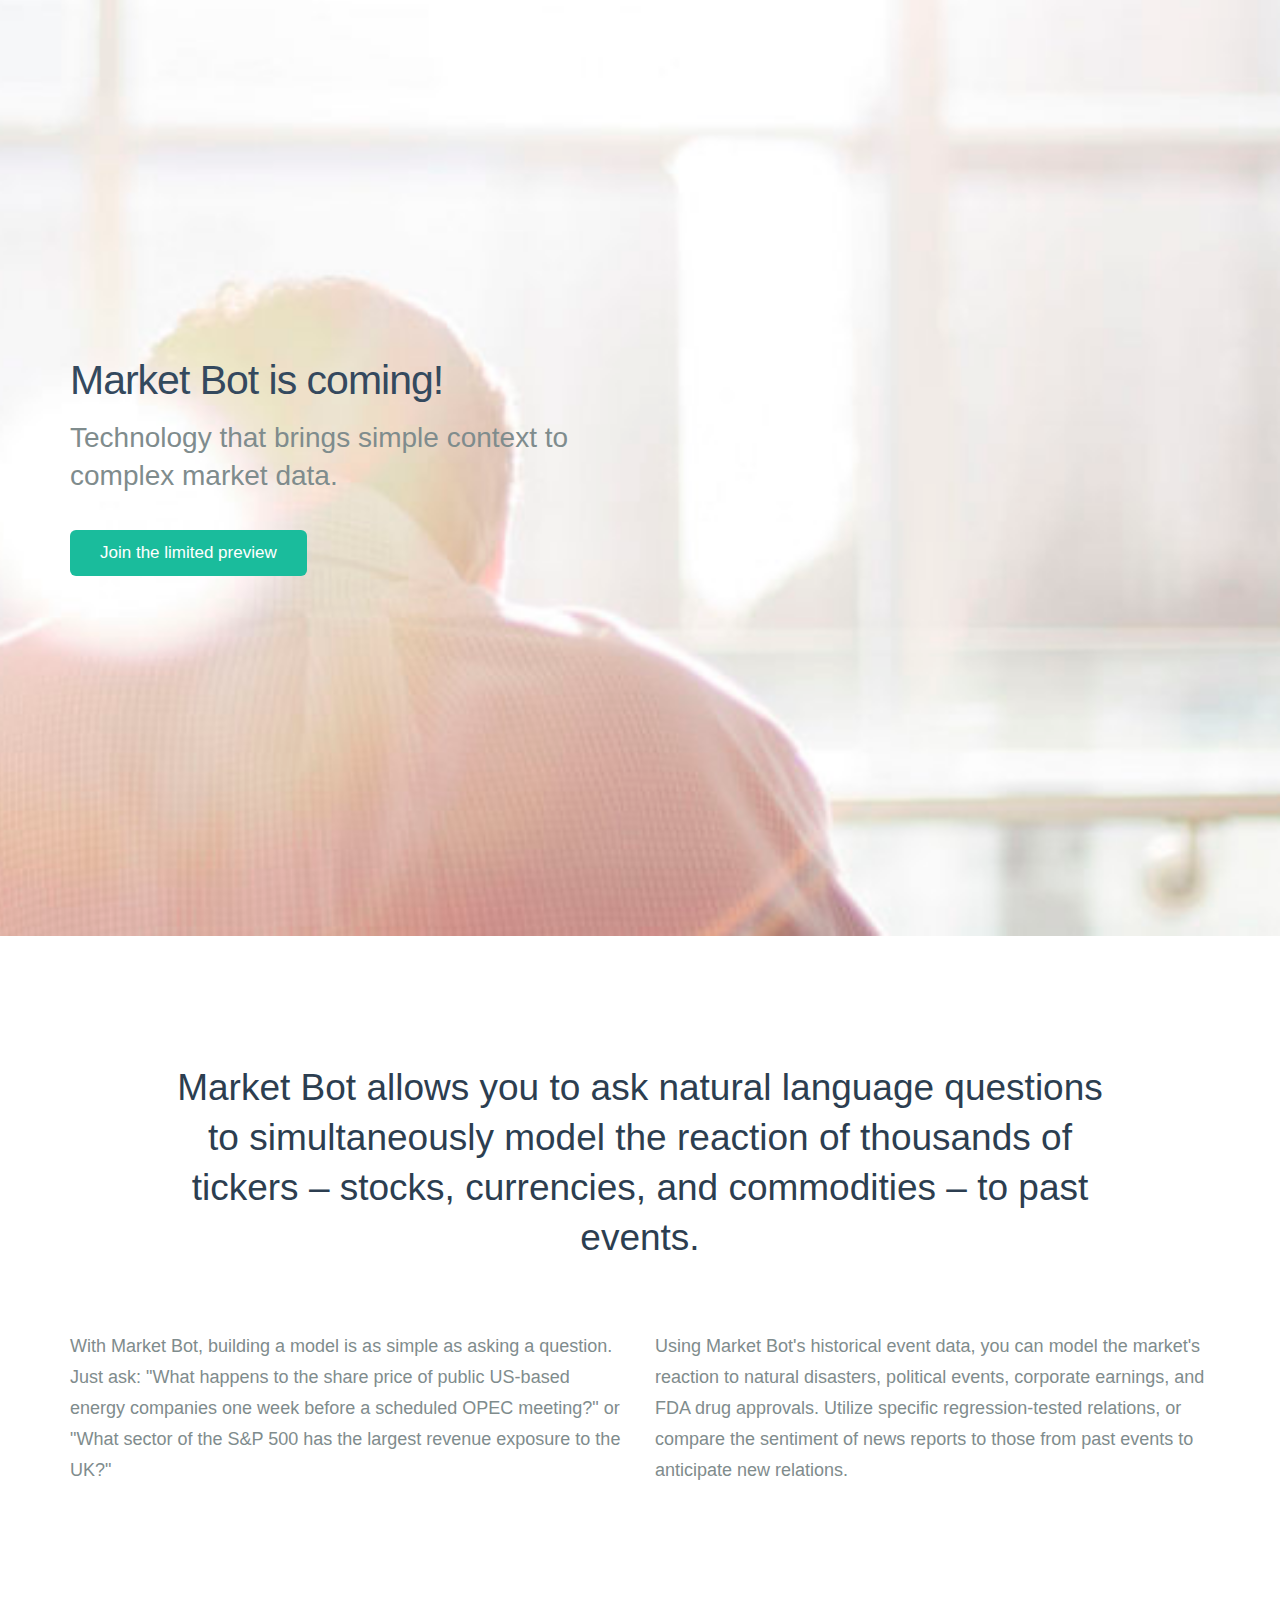
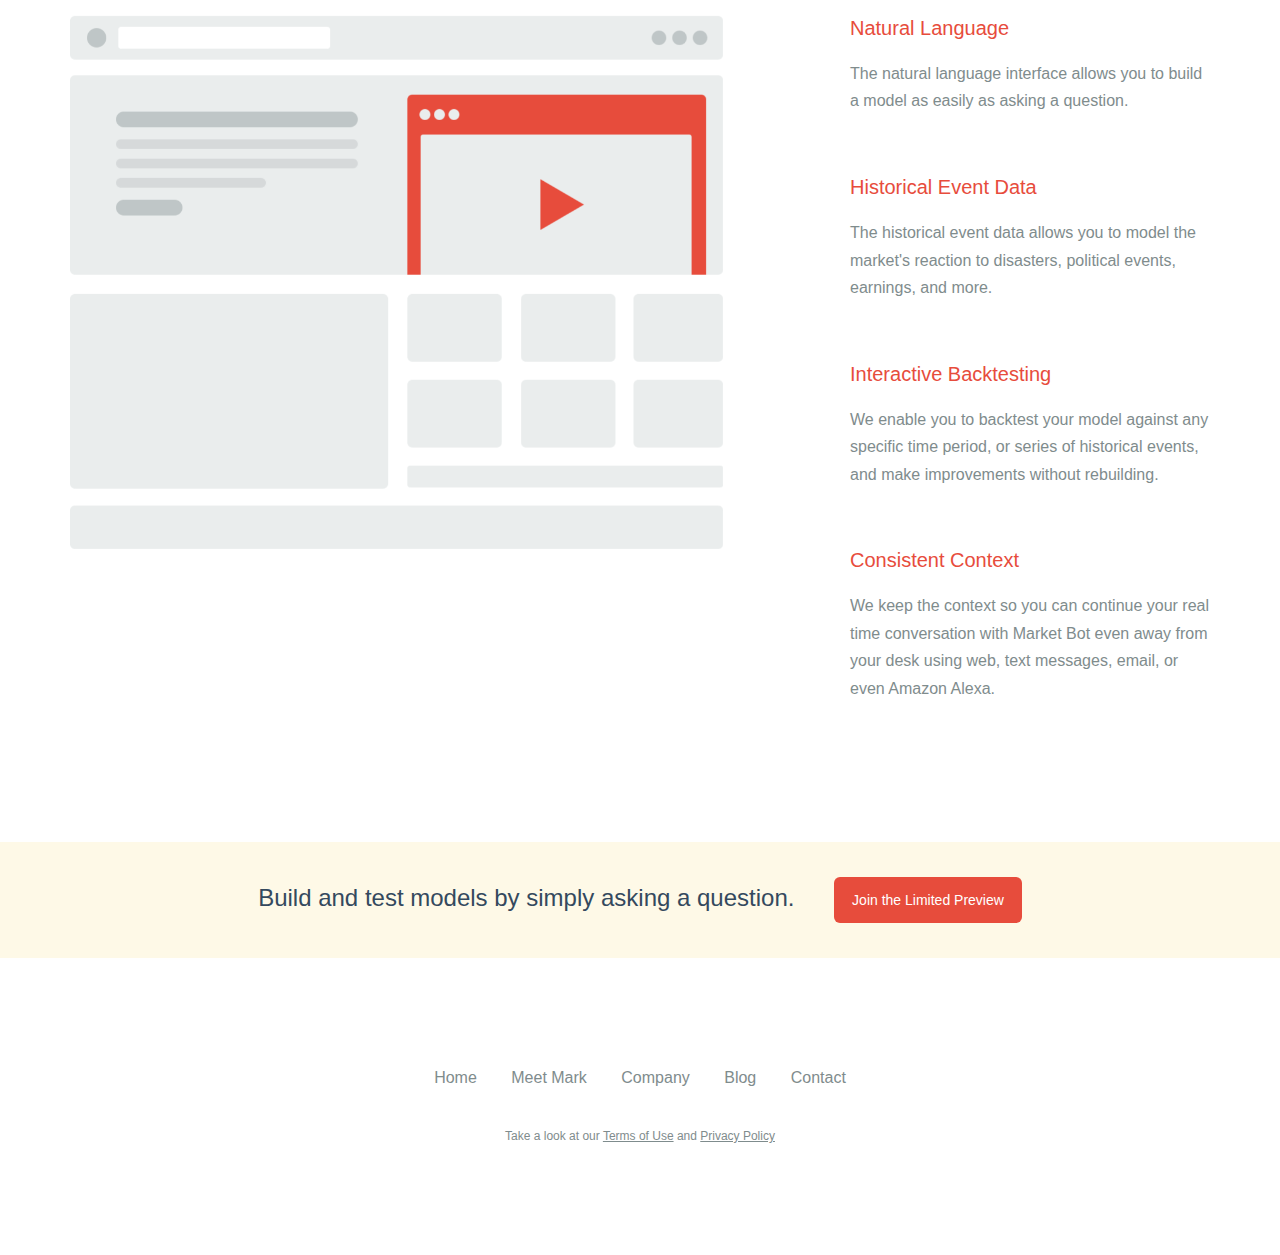
<file: index.html>
<!DOCTYPE html>
<html lang="en">
    <head>
        <meta charset="utf-8">
        <meta name="apple-mobile-web-app-capable" content="yes" />
        <meta name="viewport" content="width=device-width, initial-scale=1.0, maximum-scale=1.0, user-scalable=no" />
        <meta name="apple-mobile-web-app-status-bar-style" content="black" />
        <meta name="viewport" content="width=device-width, initial-scale=1.0">
        <meta name="viewport" content="width=device-width, initial-scale=1.0, maximum-scale=1.0, user-scalable=no" />
        <meta name="apple-mobile-web-app-status-bar-style" content="black" />
        <link rel="shortcut icon" href="startup/flat-ui/images/favicon.ico">
        
        <link rel="stylesheet" href="startup/flat-ui/bootstrap/css/bootstrap.css">
        <link rel="stylesheet" href="startup/flat-ui/css/flat-ui.css">
        <!-- Using only with Flat-UI (free)-->
        <link rel="stylesheet" href="startup/common-files/css/icon-font.css">
        <!-- end -->
        <link rel="stylesheet" href="startup/common-files/css/animations.css">
        <link rel="stylesheet" href="static/css/style.css">
        <!--- !-->
        <script>
          (function(i,s,o,g,r,a,m){i['GoogleAnalyticsObject']=r;i[r]=i[r]||function(){
          (i[r].q=i[r].q||[]).push(arguments)},i[r].l=1*new Date();a=s.createElement(o),
          m=s.getElementsByTagName(o)[0];a.async=1;a.src=g;m.parentNode.insertBefore(a,m)
          })(window,document,'script','https://www.google-analytics.com/analytics.js','ga');

          ga('create', 'UA-82889873-1', 'auto');
          ga('send', 'pageview');
          ga('set', 'userId', {{USER_ID}}); // Set the user ID using signed-in user_id.

        </script>


        <title>MarketBot.io</title>
    </head>

    <body>
        <div class="page-wrapper"><header class="header-4 v-center bg-midnight-blue">
    <div class="background">&nbsp;</div>
    <div>
        <div class="container">
            <div class="row">
                <div class="col-sm-6">
                    <div class="hero-unit">
                        <h1>Market Bot is coming!</h1>
                        <p>Technology that brings simple context to complex market data.</p>
                    </div>
                    <div class="btns">
                        <a class="btn btn-large btn-primary" href="http://eepurl.com/ccqcz9">Join the limited preview</a>
                        <!-- <a class="btn btn-large btn-gray" href="#">Sign In</a> -->
                    </div>
                </div>
            </div>
        </div>
    </div>
</header><section class="content-15 v-center">
    <div>

        <div class="container">
            <div class="row">
                <h3 class="col-sm-10 col-sm-offset-1">Market Bot allows you to ask natural language questions to simultaneously model the reaction of thousands of tickers – stocks, currencies, and commodities – to past events. 
                </h3>
            </div>
            <div class="row">
                <div class="col-sm-6">
                    <p>With Market Bot, building a model is as simple as asking a question. Just ask: "What happens to the share price of public US-based energy companies one week before a scheduled OPEC meeting?" or "What sector of the S&P 500 has the largest revenue exposure to the UK?"
                    </p>
                </div>
                <div class="col-sm-6">
                    <p>
                        Using Market Bot's historical event data, you can model the market's reaction to natural disasters, political events, corporate earnings, and FDA drug approvals. Utilize specific regression-tested relations, or compare the sentiment of news reports to those from past events to anticipate new relations.
                    </p>
                </div>
            </div>
            <div class="row features">
                <div class="col-sm-7">
                    <img src="startup/common-files/img/content/screen-2@2x.png" width="540" height="441" alt="">
                </div>
                <div class="col-sm-4 col-sm-offset-1">
                    <h6>Natural Language</h6>

                    <p>The natural language interface allows you to build a model as easily as asking a question.</p>
                    <h6>Historical Event Data</h6>

                    <p>The historical event data allows you to model the market's reaction to disasters, political events, earnings, and more.</p>
                    <h6>Interactive Backtesting</h6>

                    <p>We enable you to backtest your model against any specific time period, or series of historical events, and make improvements without rebuilding.</p>
                    <h6>Consistent Context</h6>

                    <p>We keep the context so you can continue your real time conversation with Market Bot even away from your desk using web, text messages, email, or even Amazon Alexa.</p>
                </div>
            </div>
        </div>
    </div>
</section>
<section class="content-11">
    <div class="container">
        <span>Build and test models by simply asking a question.</span>
        <a id="open-mc-popup" href="http://eepurl.com/ccqcz9" class="btn btn-large btn-danger">Join the Limited Preview</a>
    </div>
</section> 
<footer class="footer-8">
    <div class="container">
        <nav>
            <ul>
                <li class="active"><a href="#">Home</a></li>
                <li><a href="#">Meet Mark</a></li>
                <li><a href="#">Company</a></li>
                <li><a href="https://medium.com/market-bot-insights">Blog</a></li>
                <li><a href="mailto:will@marketbot.io">Contact</a></li>
            </ul>
        </nav>
        <div class="additional-links">
            Take a look at our <a href="#">Terms of Use</a> and <a href="#">Privacy Policy</a>
        </div>
    </div>
</footer>            
            <!-- Placed at the end of the document so the pages load faster -->
            <script src="startup/common-files/js/jquery-1.10.2.min.js"></script>
            <script src="startup/common-files/js/jquery.bxslider.min.js"></script>
            <script src="startup/common-files/js/jquery.scrollTo-1.4.3.1-min.js"></script>
            <script src="startup/common-files/js/jquery.sharrre.min.js"></script>
            <script src="startup/flat-ui/js/bootstrap.min.js"></script>
            <script src="startup/common-files/js/masonry.pkgd.min.js"></script>
            <script src="startup/common-files/js/modernizr.custom.js"></script>
            <script src="startup/common-files/js/page-transitions.js"></script>
            <script src="startup/common-files/js/easing.min.js"></script>
            <script src="startup/common-files/js/jquery.svg.js"></script>
            <script src="startup/common-files/js/jquery.svganim.js"></script>
            <script src="startup/common-files/js/jquery.backgroundvideo.min.js"></script>
            <script src="startup/common-files/js/froogaloop.min.js"></script>
            <script src="startup/common-files/js/startup-kit.js"></script>
        </div>
    </body>
</html>
</file>
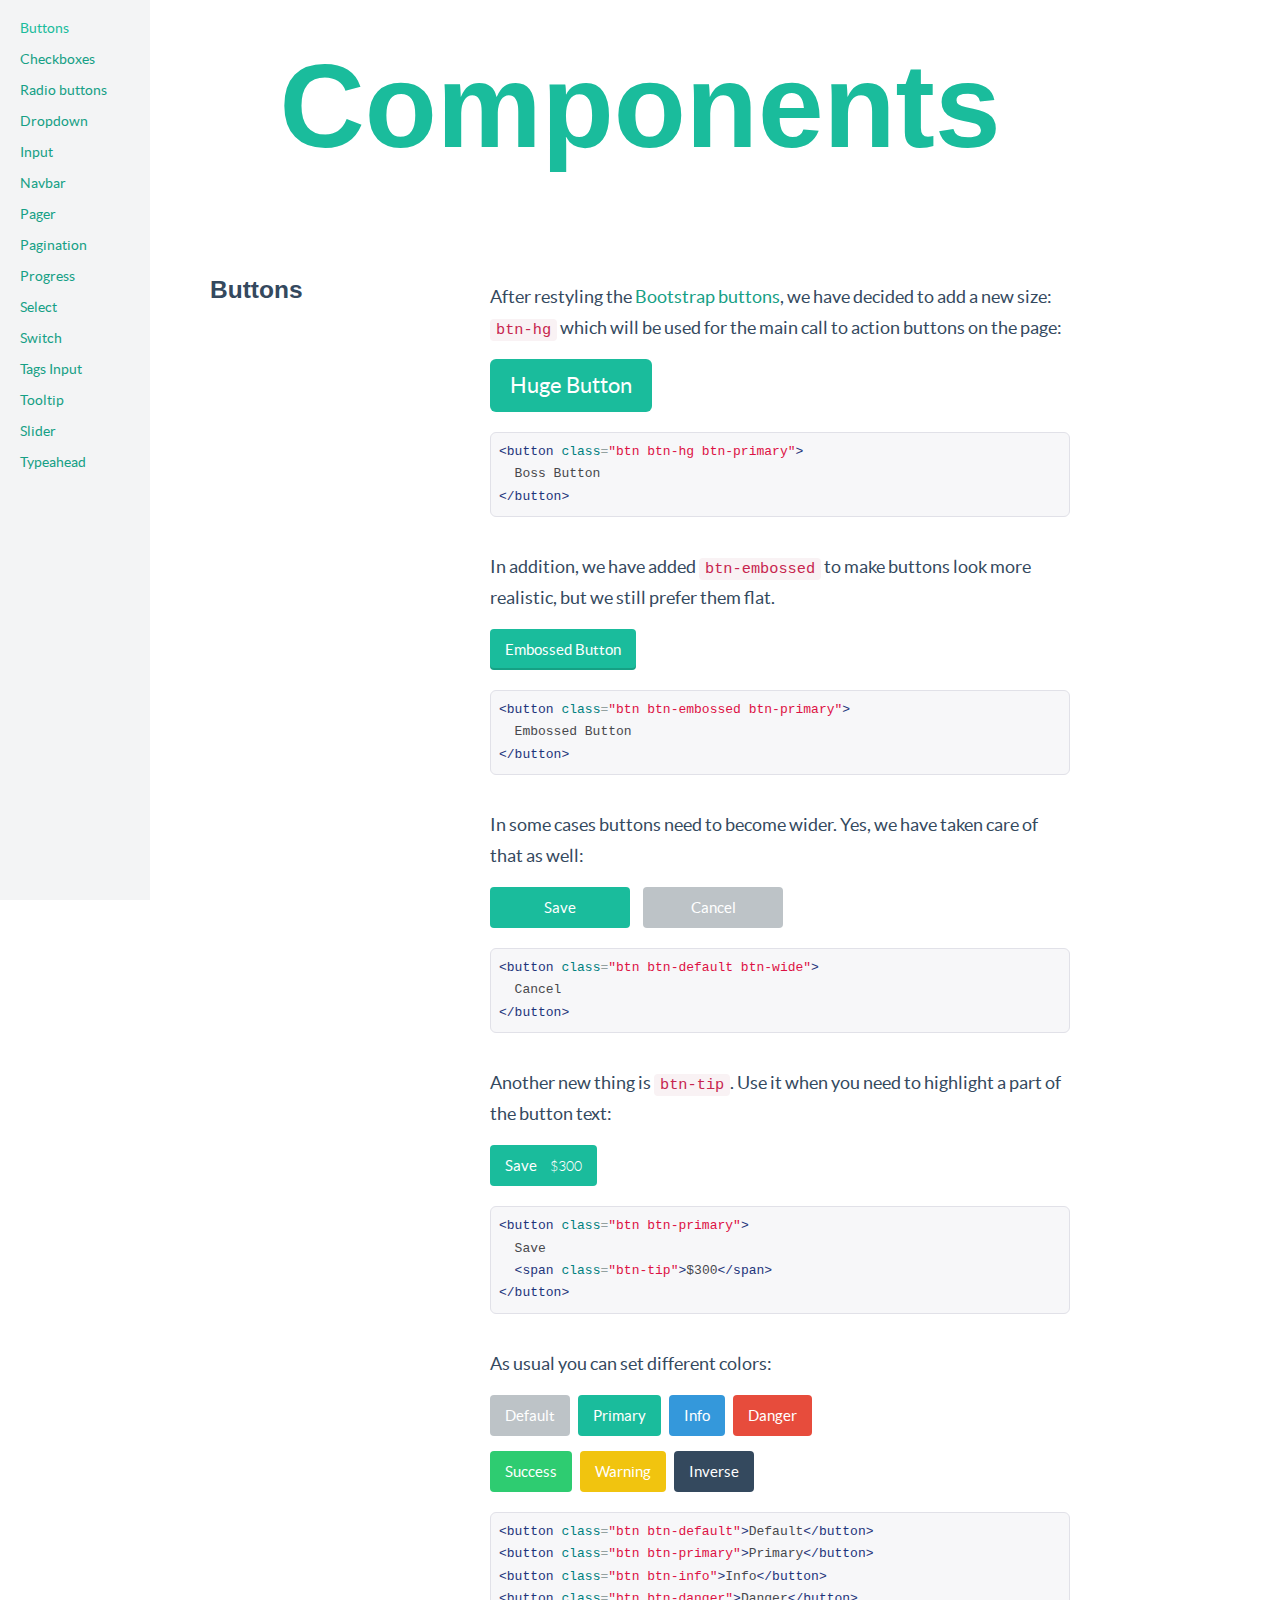
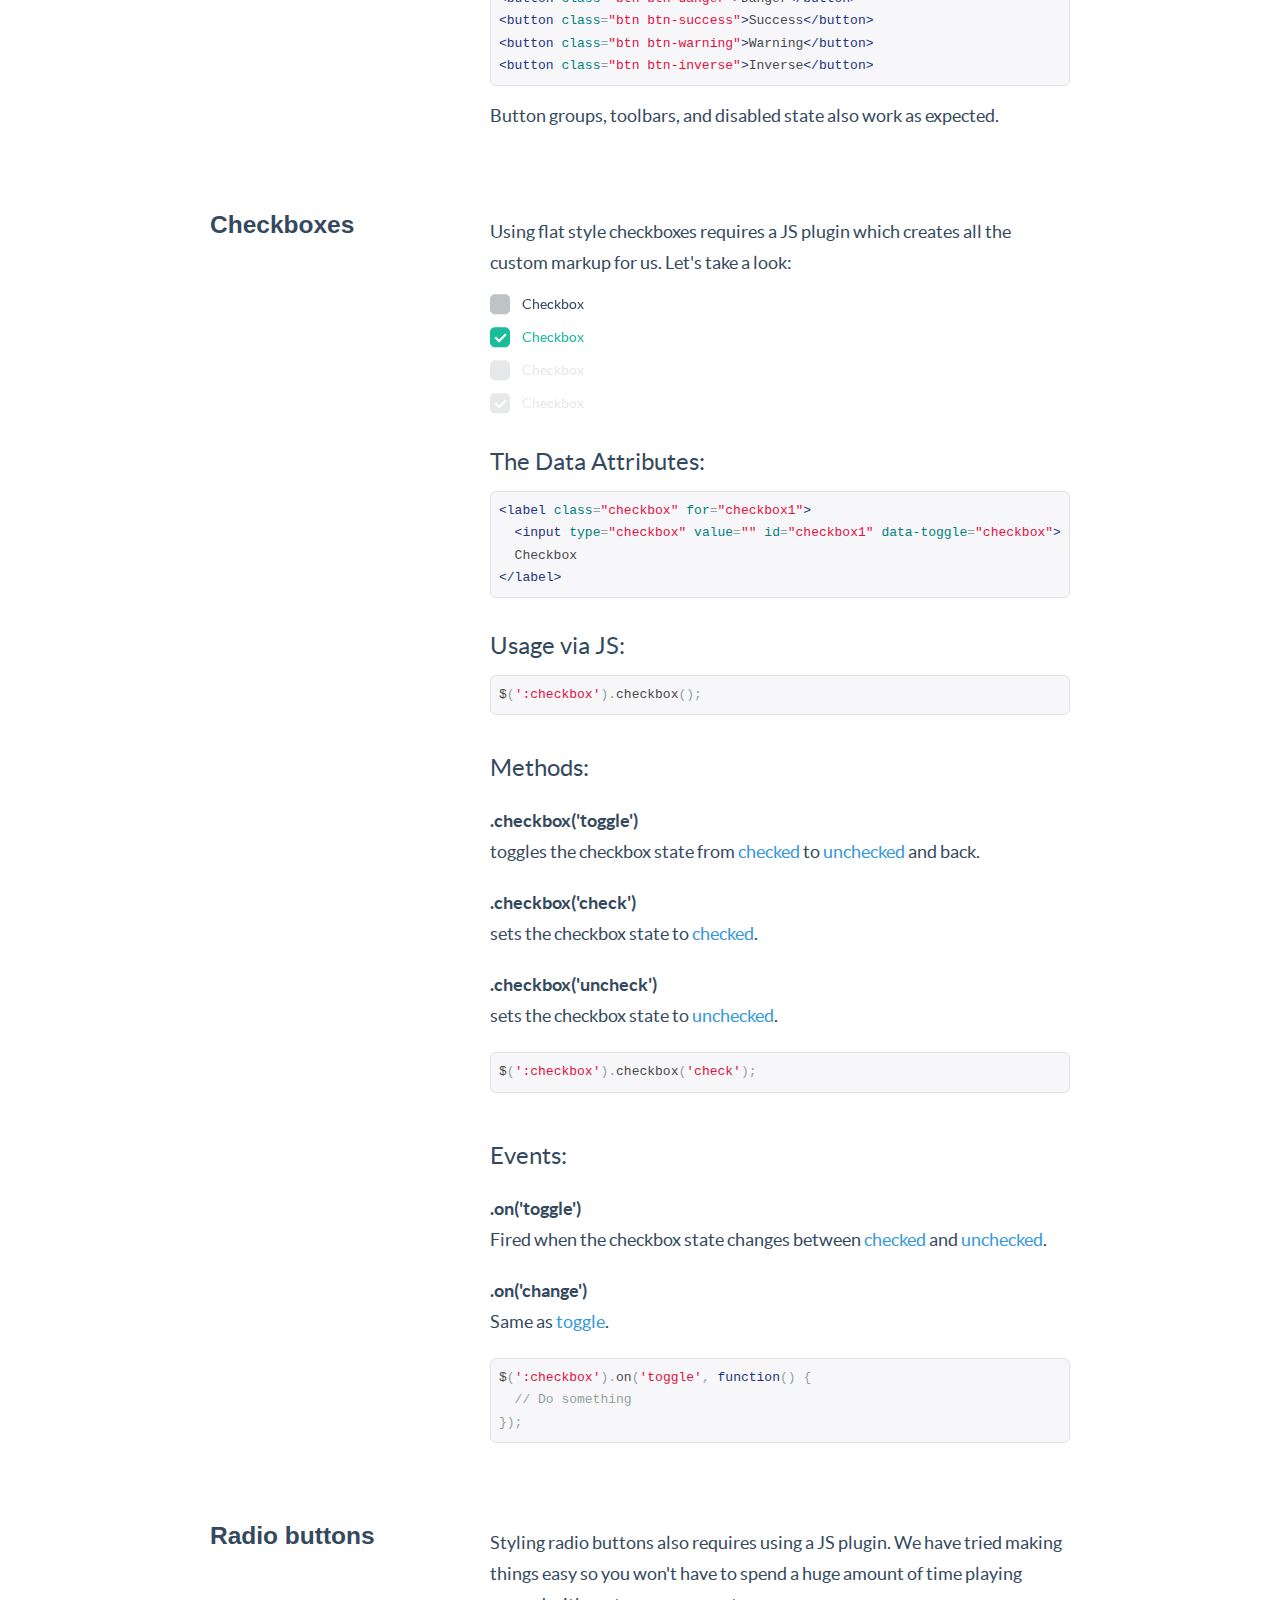
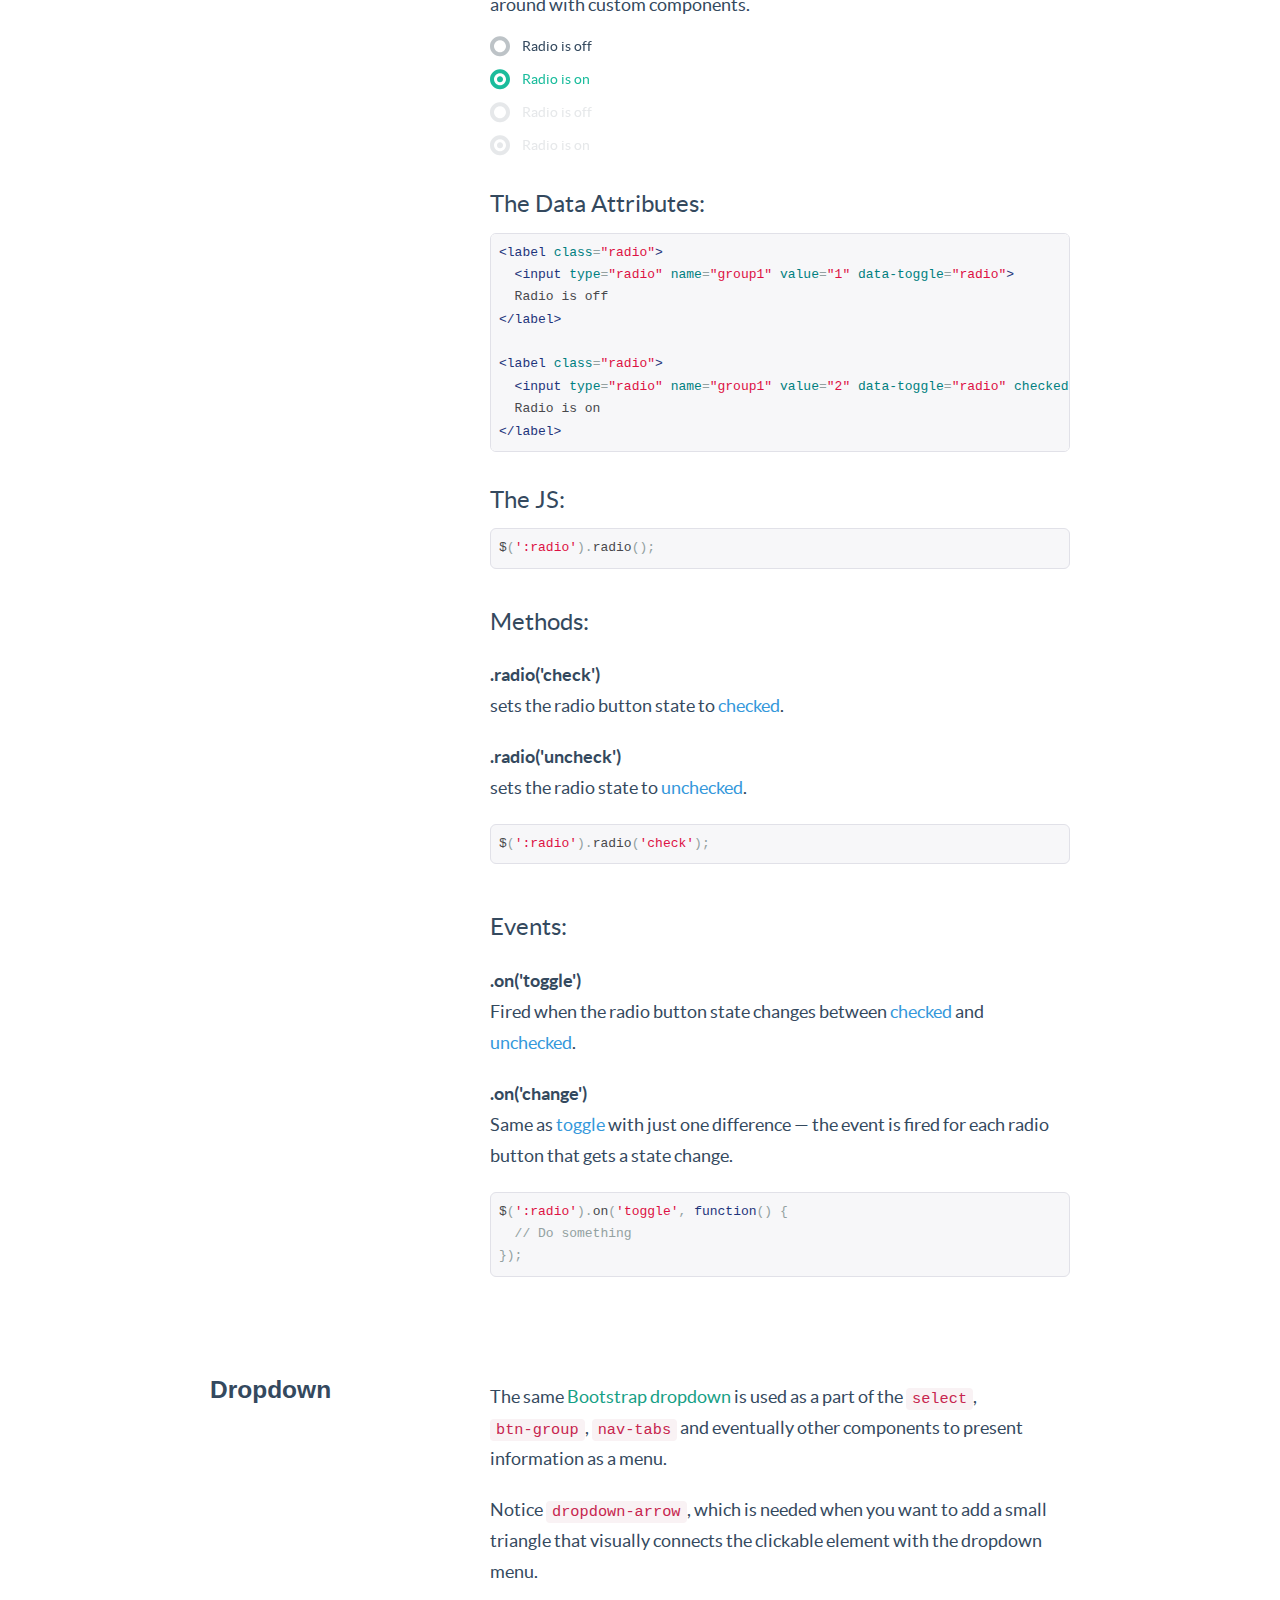
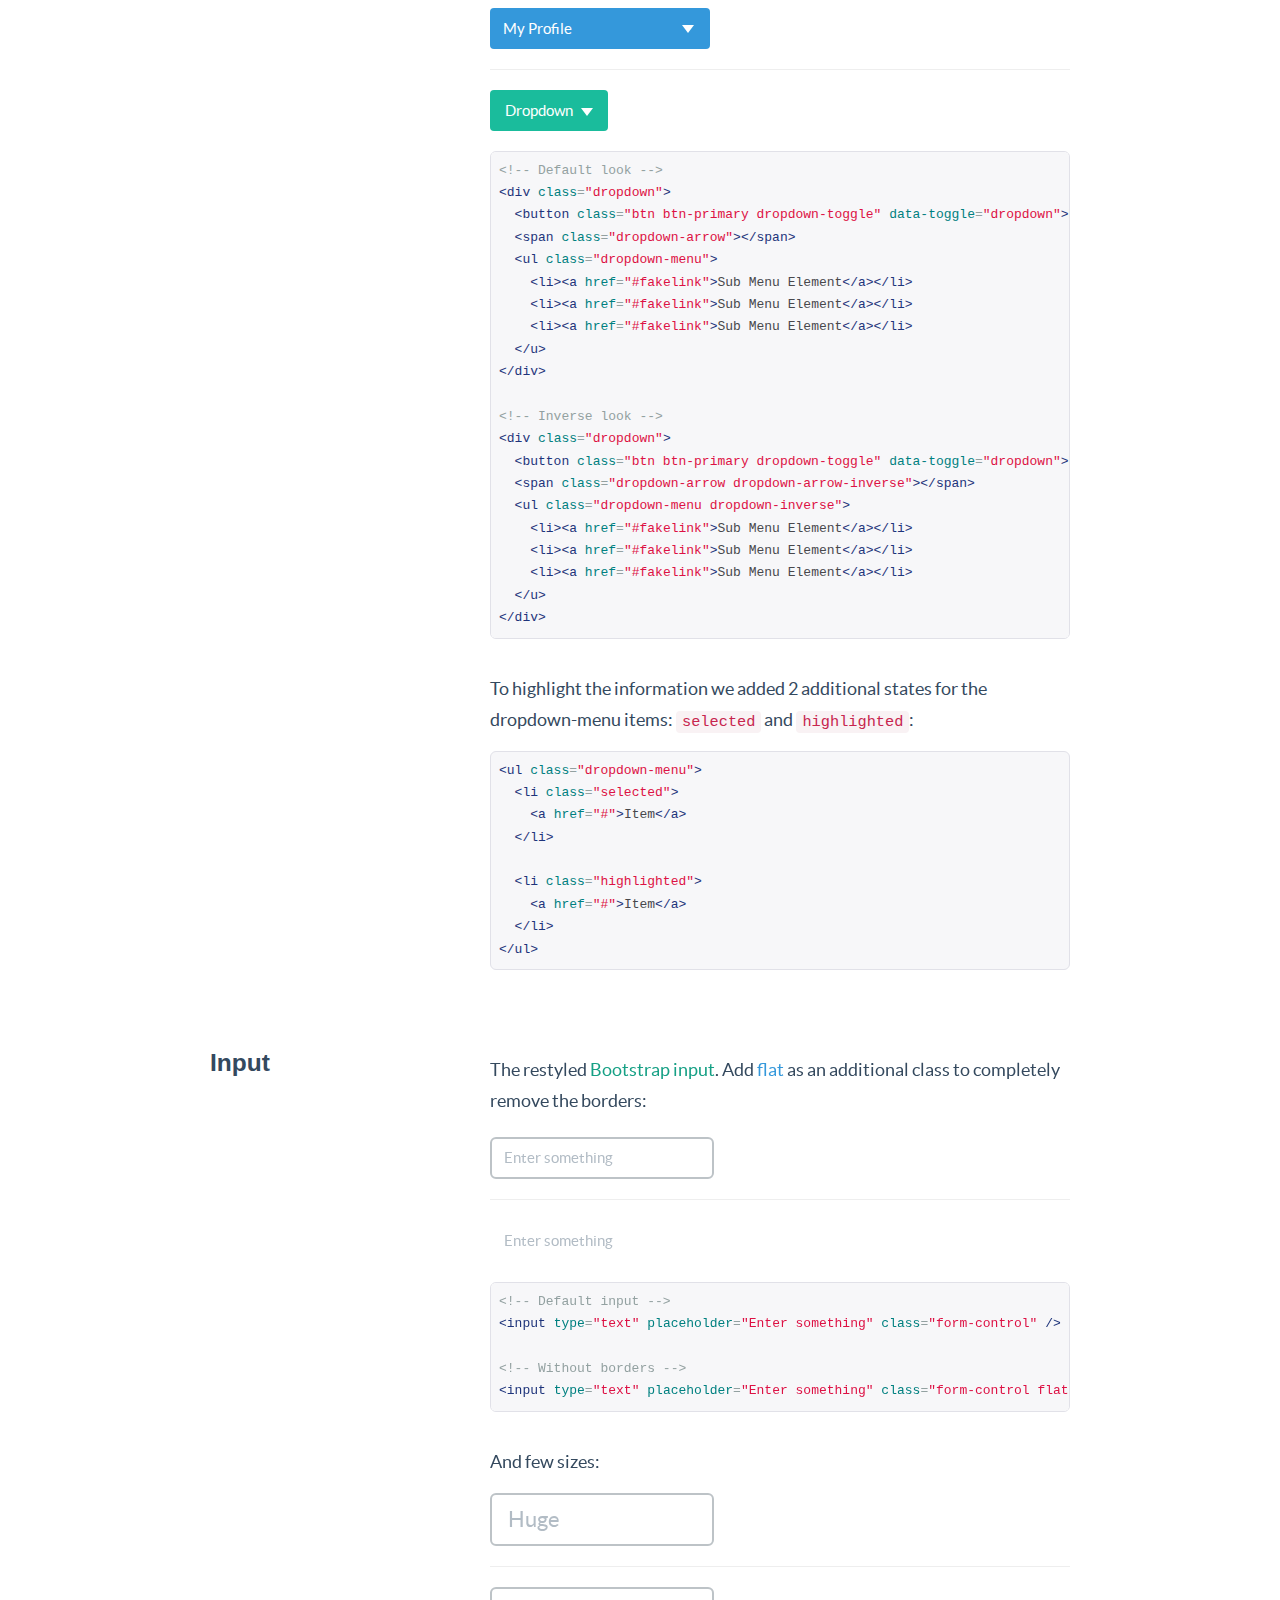
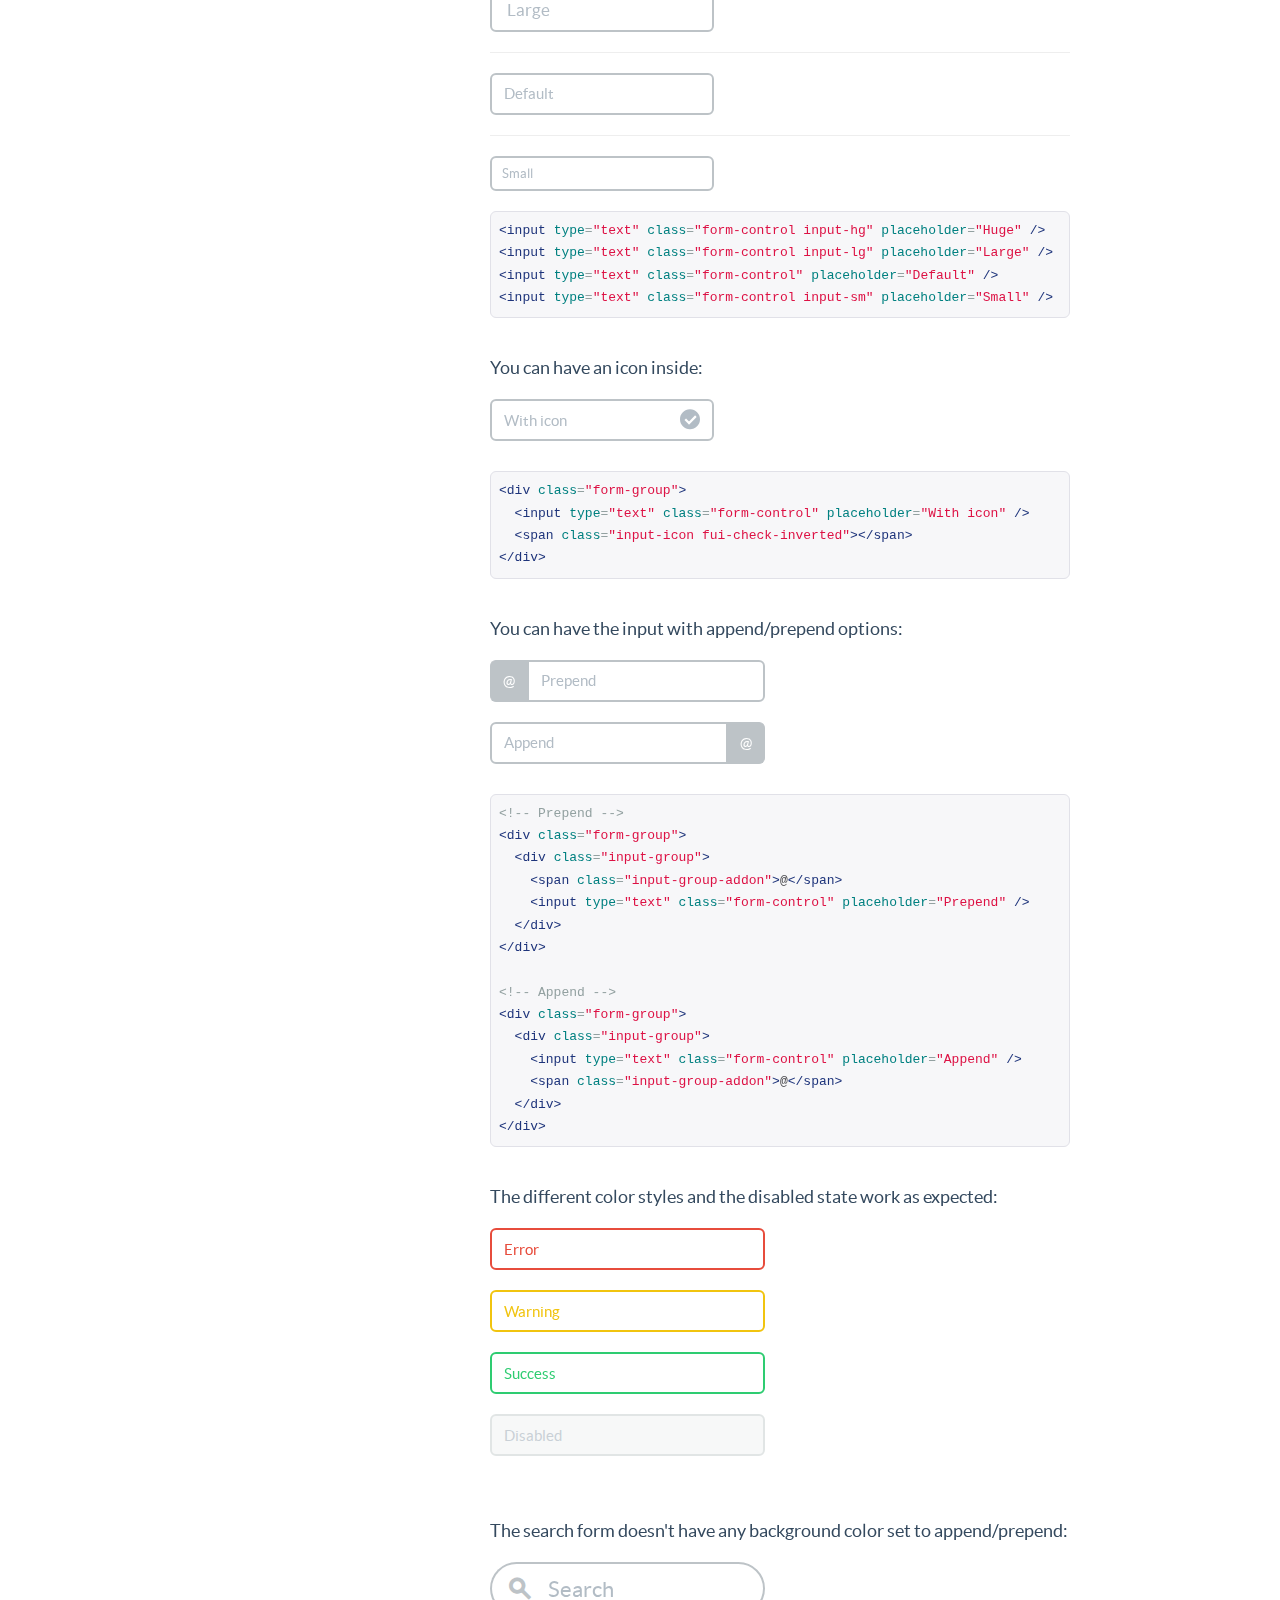
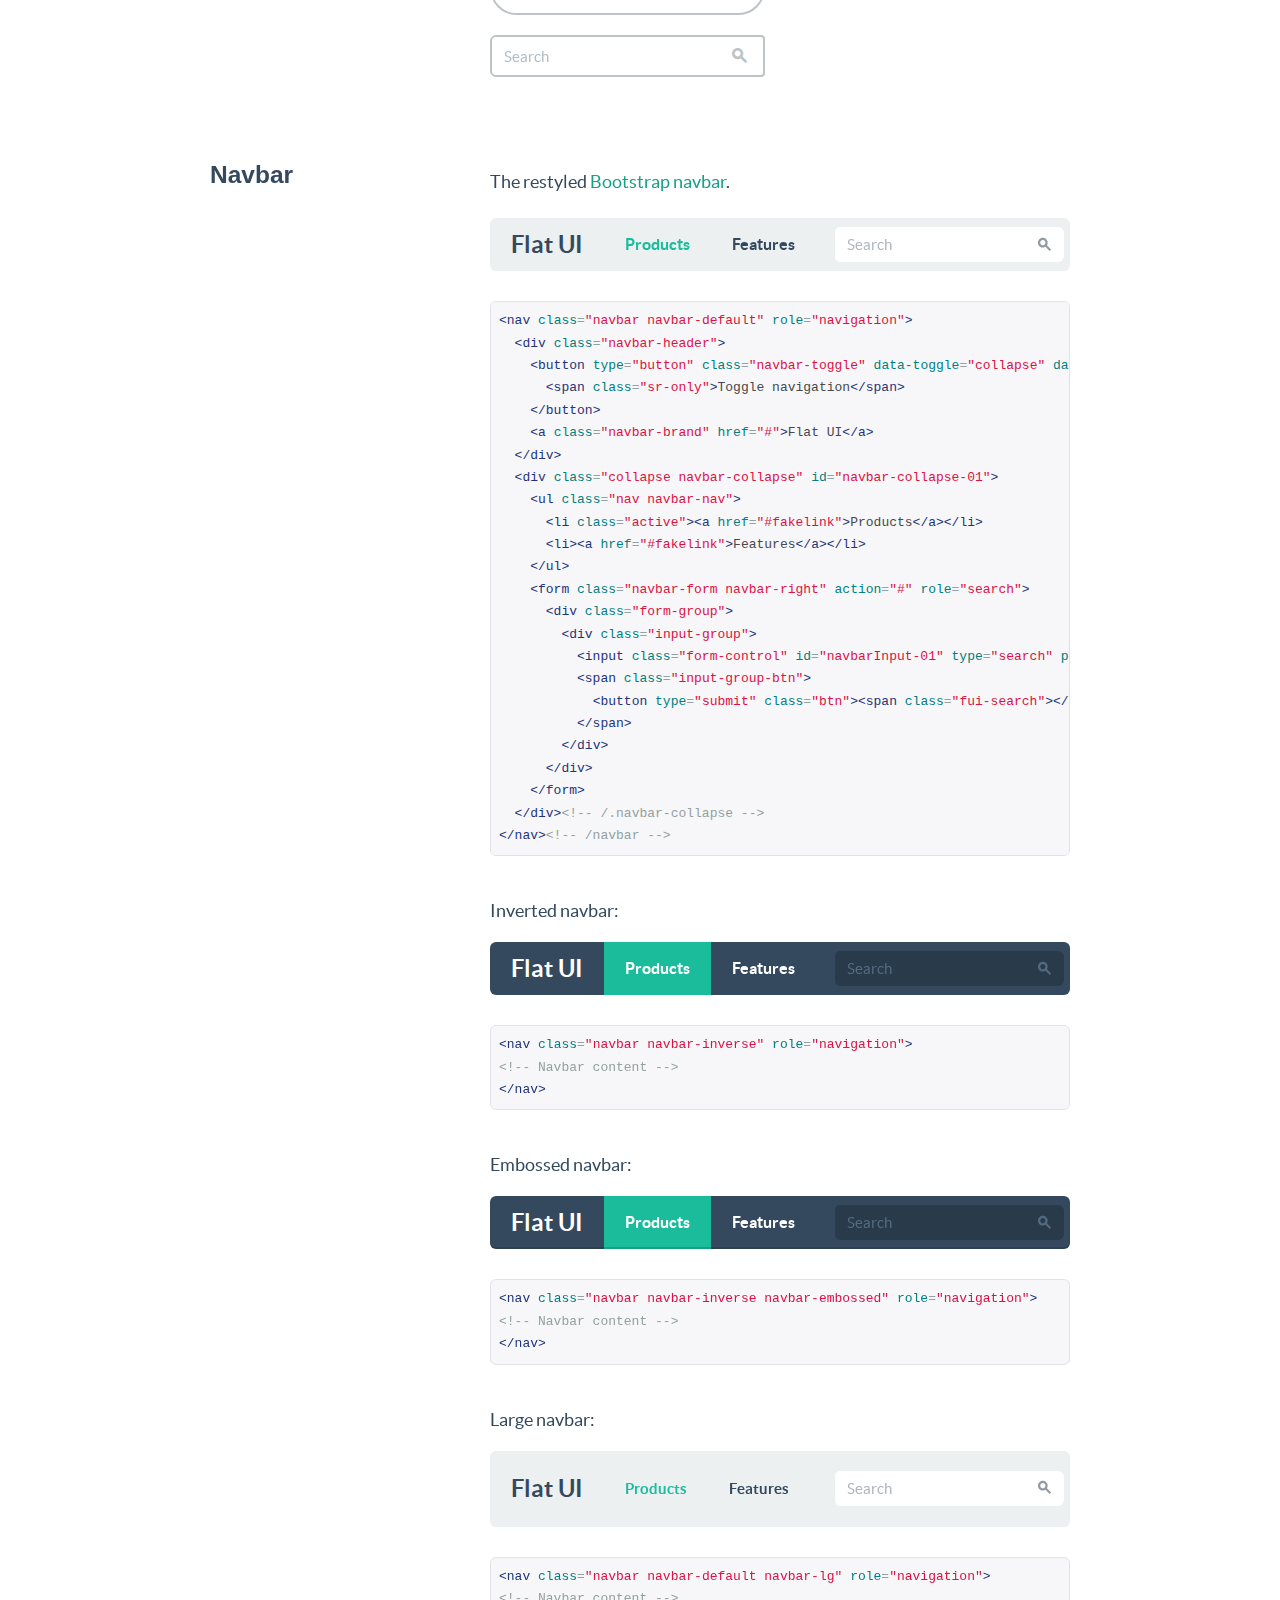
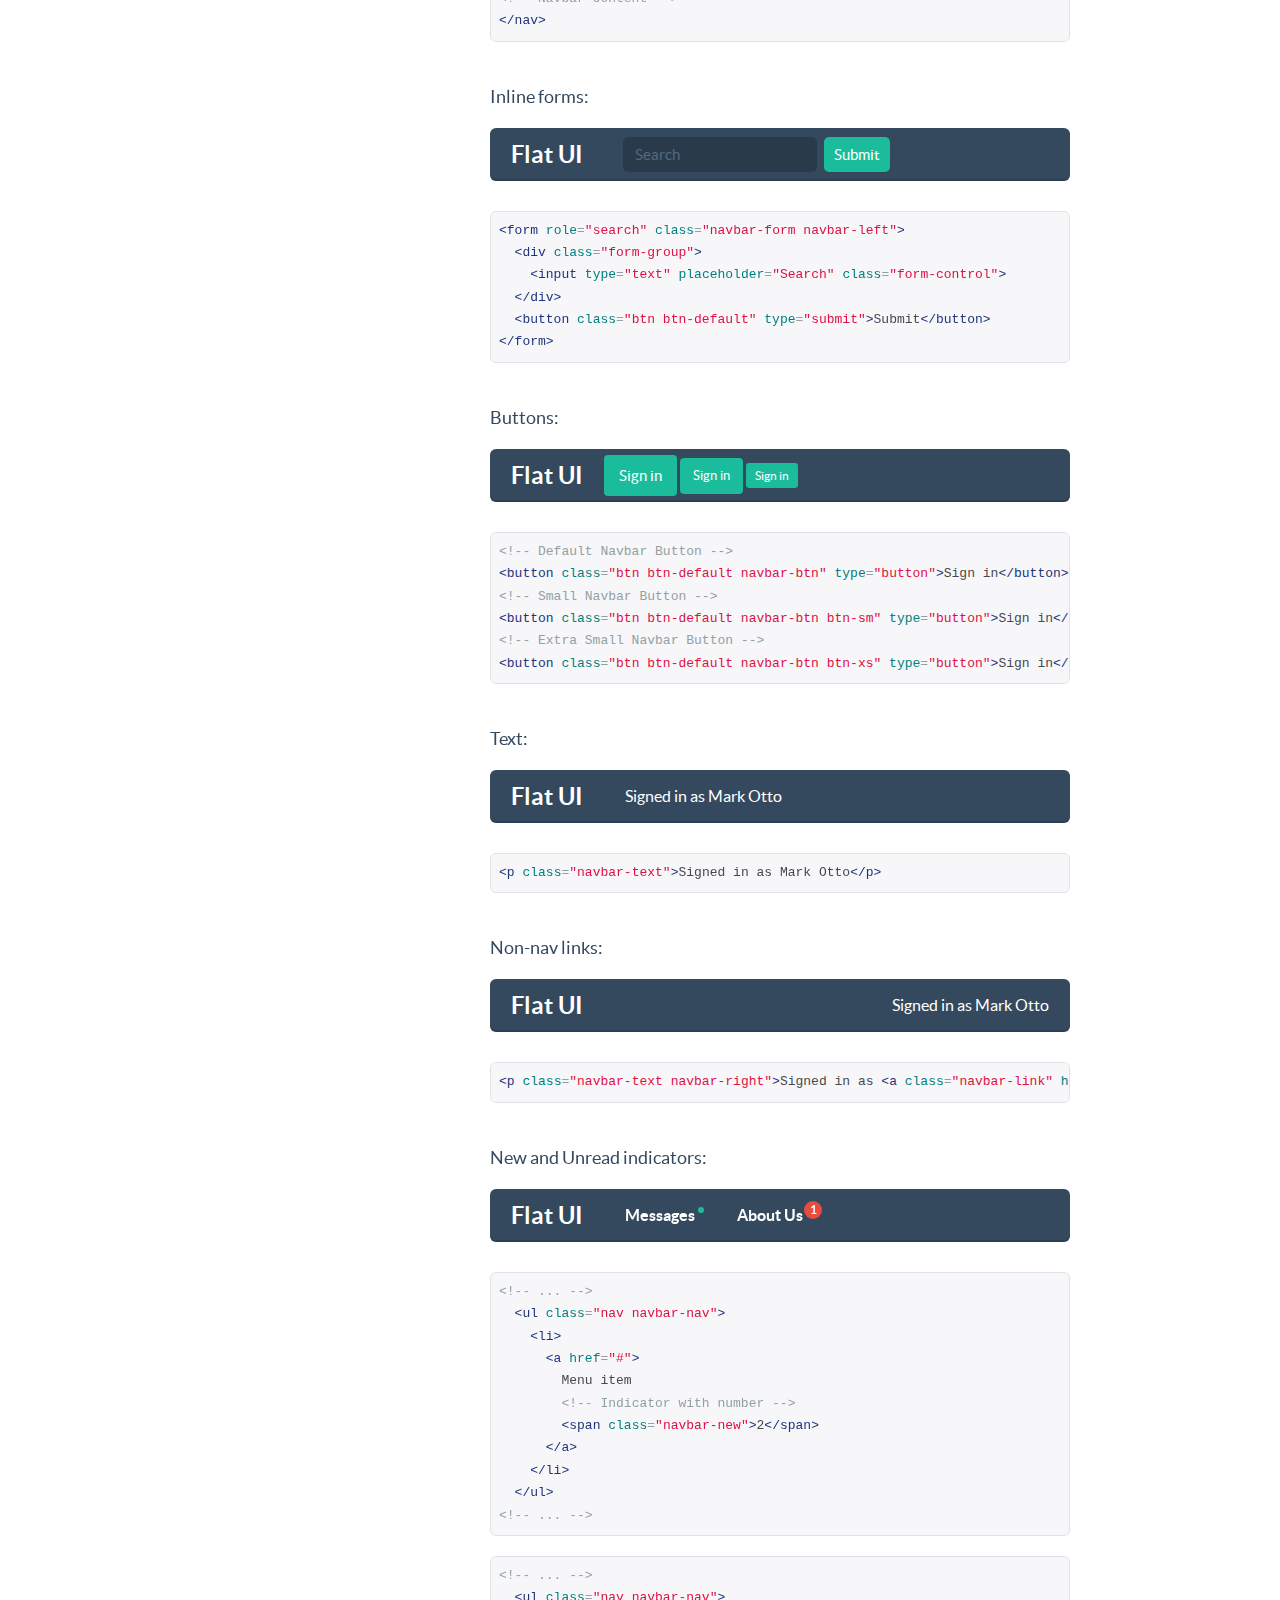
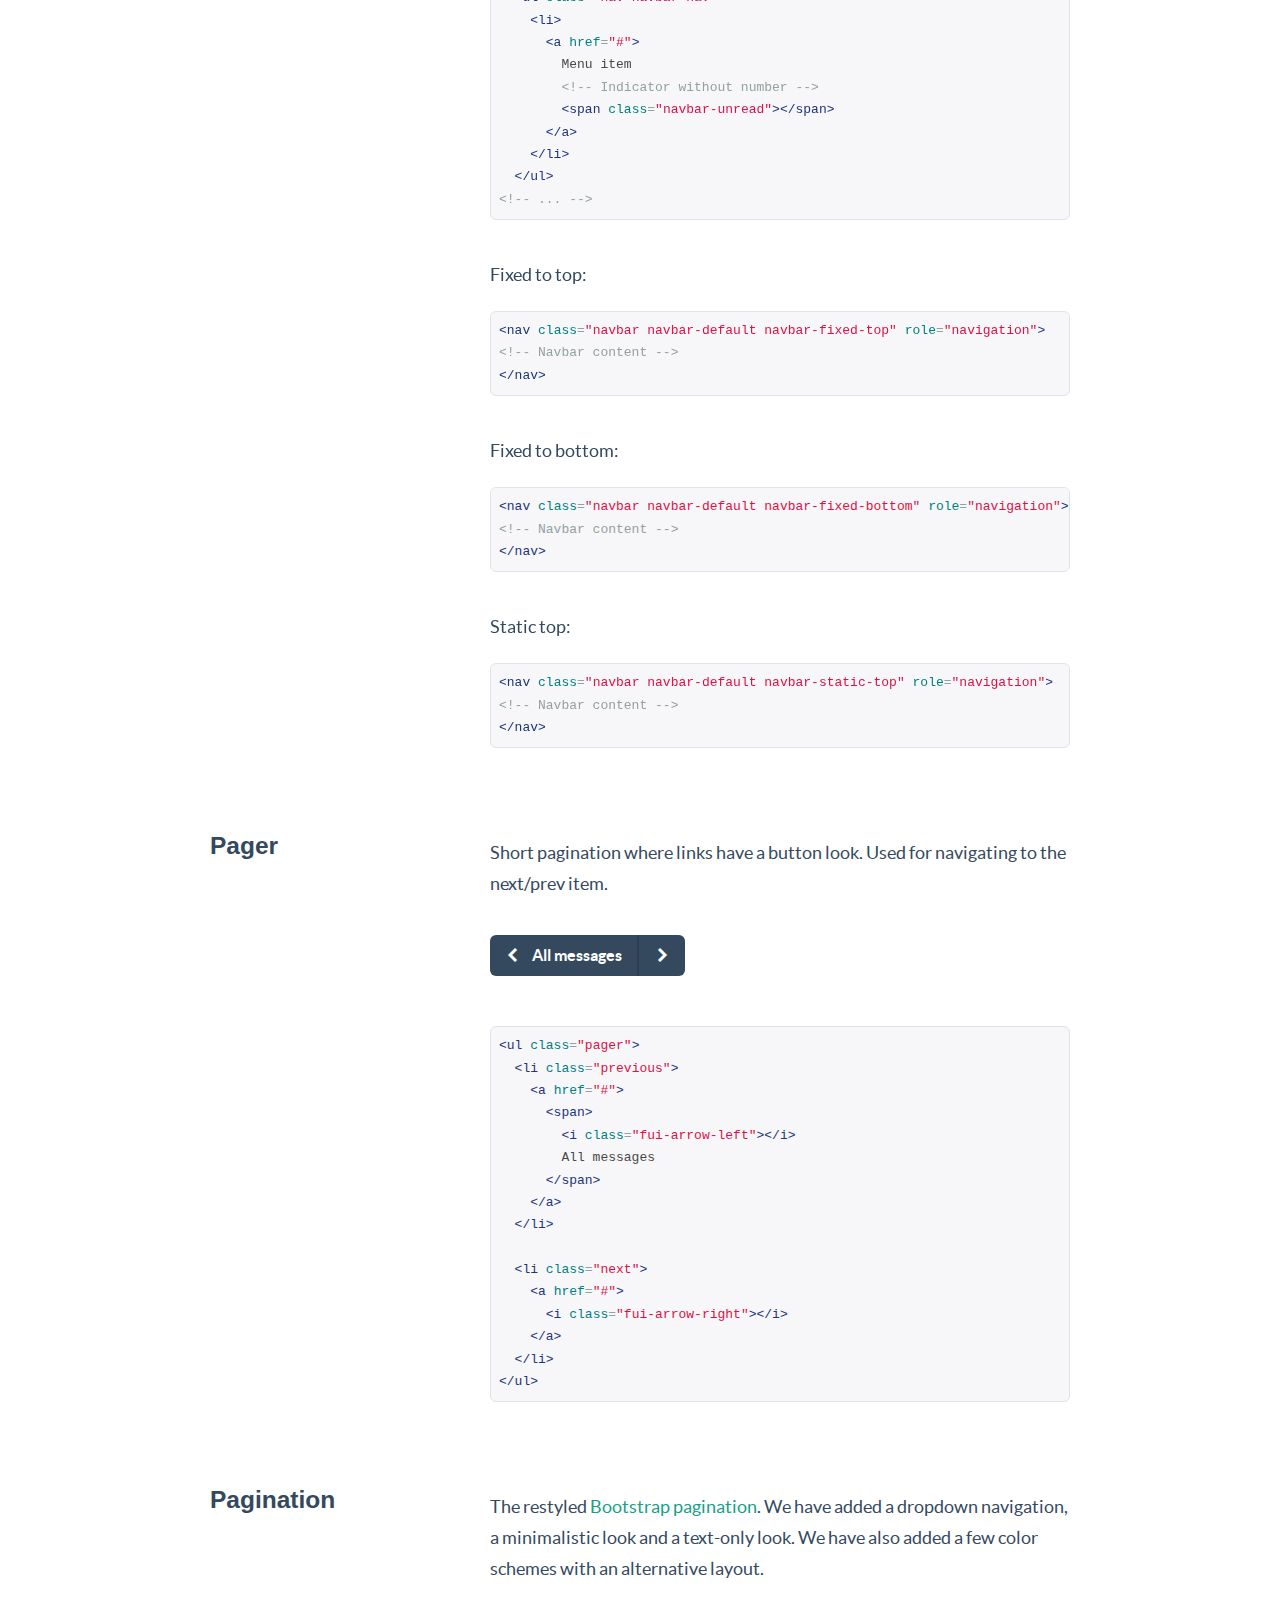
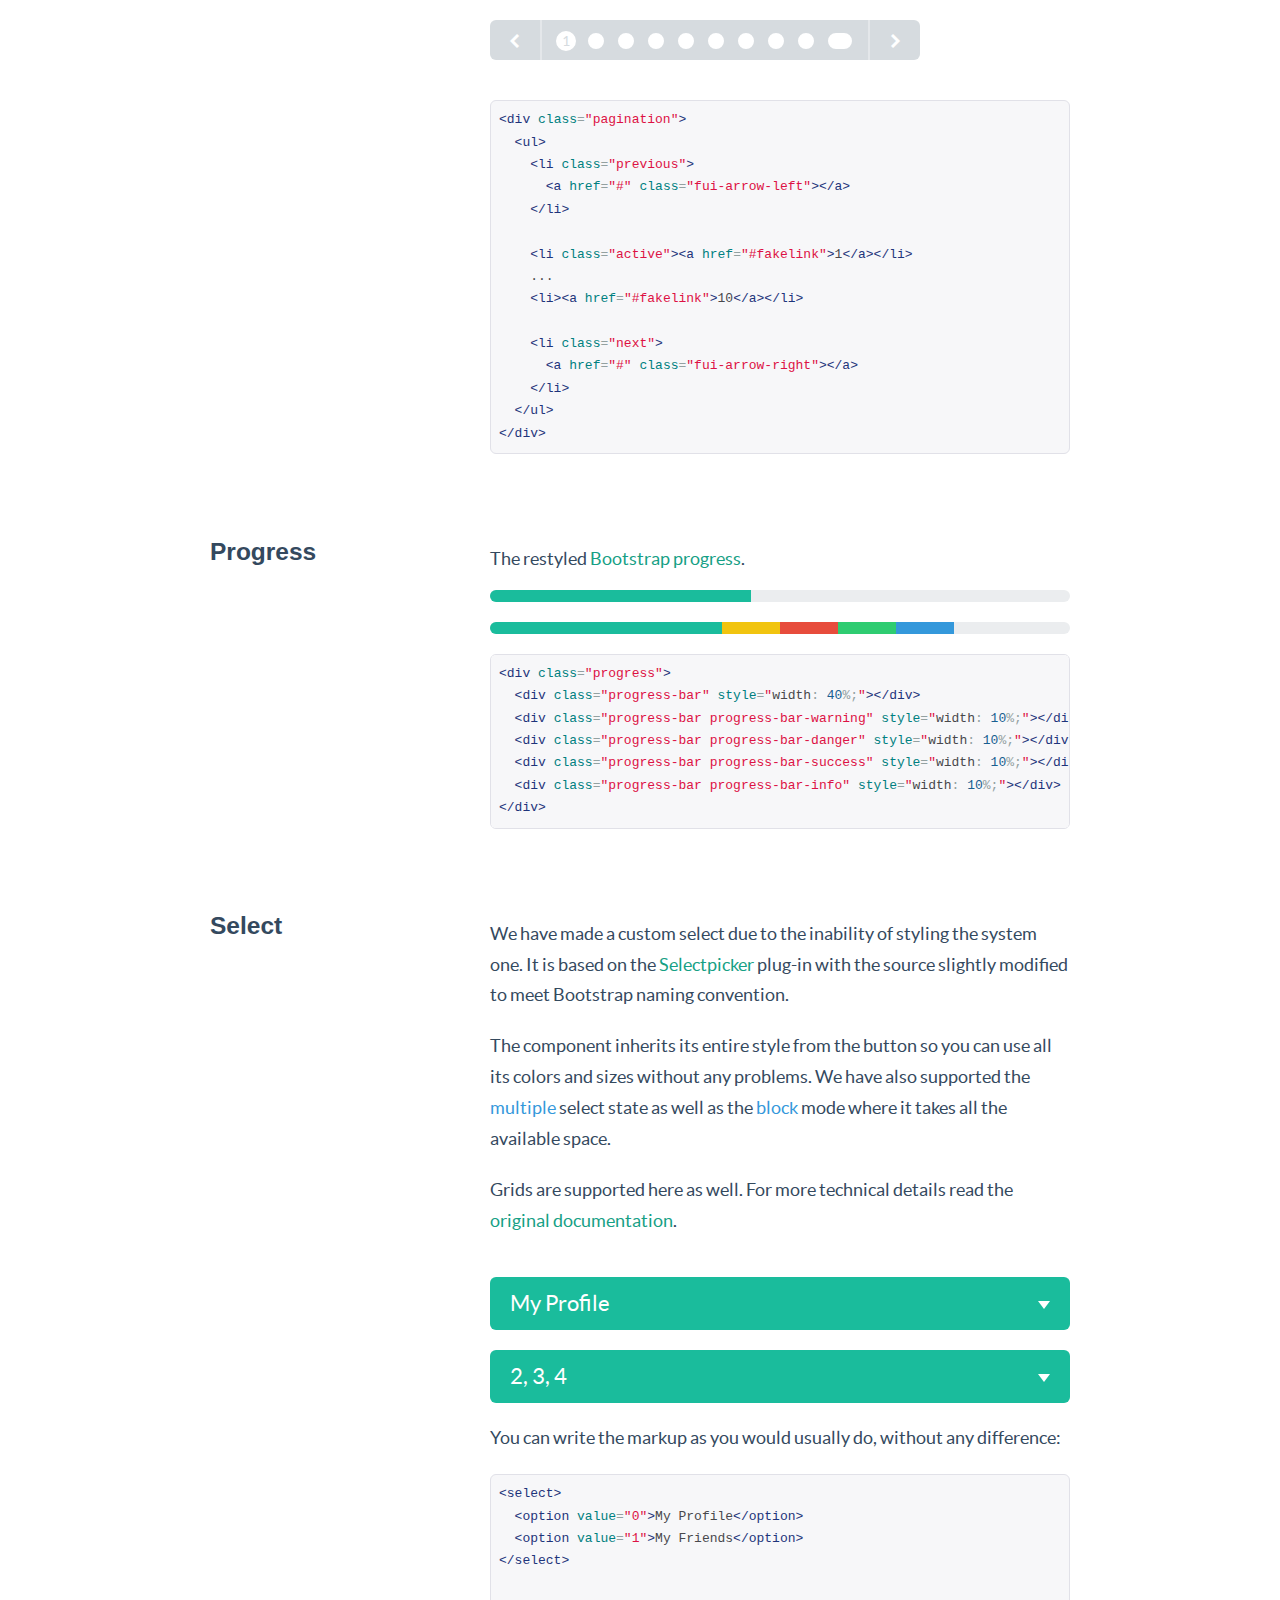
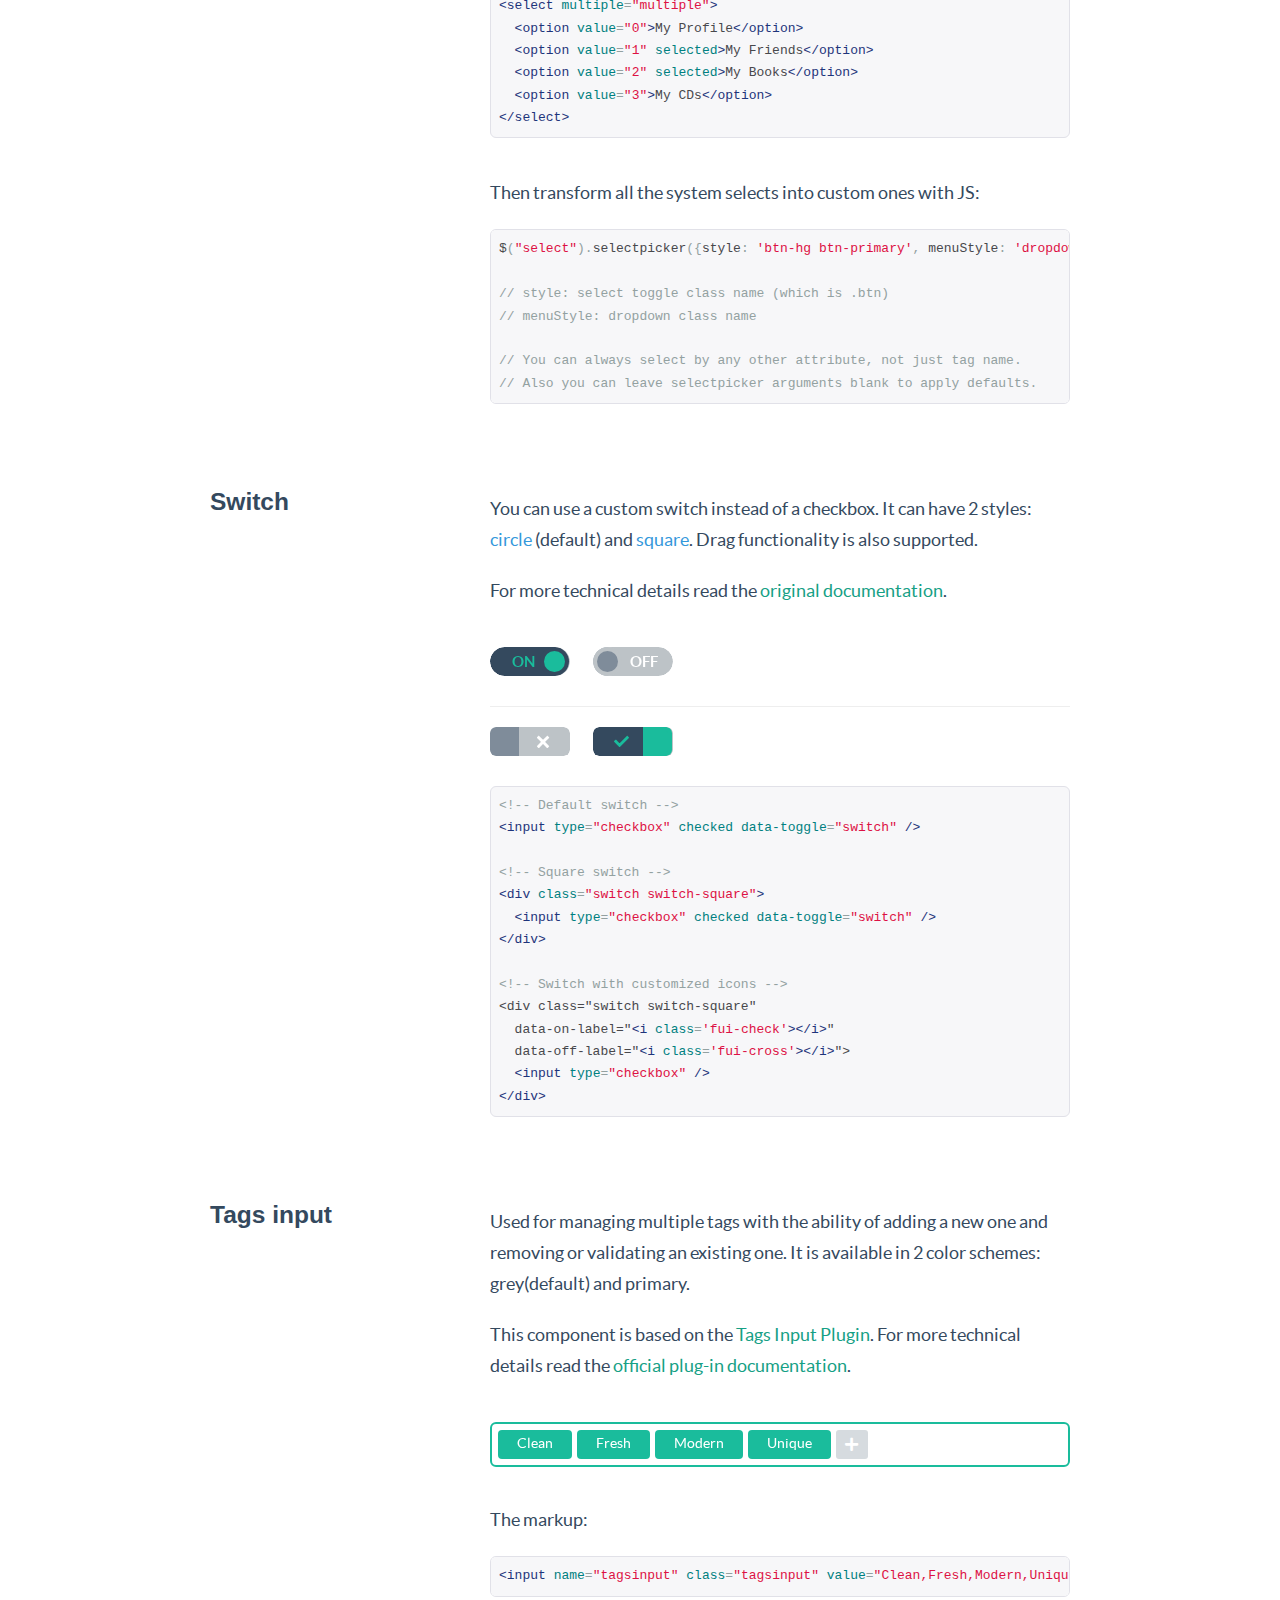
<file: startup/flat-ui/components.html>
<!DOCTYPE html>
<html lang="en">
  <head>
    <meta charset="utf-8">
    <title>Components &middot; Flat UI Free</title>
    <meta name="viewport" content="width=device-width, initial-scale=1.0">

    <!-- Loading Bootstrap -->
    <link href="bootstrap/css/bootstrap.css" rel="stylesheet">
    <link href="bootstrap/css/prettify.css" rel="stylesheet">

    <!-- Loading Flat UI -->
    <link href="css/flat-ui.css" rel="stylesheet">
    <link href="css/docs.css" rel="stylesheet">

    <link rel="shortcut icon" href="images/favicon.ico">

    <!-- HTML5 shim, for IE6-8 support of HTML5 elements. All other JS at the end of file. -->
    <!--[if lt IE 9]>
      <script src="js/html5shiv.js"></script>
      <script src="js/respond.min.js"></script>
    <![endif]-->
  </head>
  <body>
    <ul class="demo-sidebar hide-on-tablets">
      <li><a href="#fui-button">Buttons</a></li>
      <li><a href="#fui-checkbox">Checkboxes</a></li>
      <li><a href="#fui-radio">Radio buttons</a></li>
      <li><a href="#fui-dropdown">Dropdown</a></li>
      <li><a href="#fui-input">Input</a></li>
      <li><a href="#fui-navbar">Navbar</a></li>
      <li><a href="#fui-pager">Pager</a></li>
      <li><a href="#fui-pagination">Pagination</a></li>
      <li><a href="#fui-progress">Progress</a></li>
      <li><a href="#fui-select">Select</a></li>
      <li><a href="#fui-switch">Switch</a></li>
      <li><a href="#fui-tagsinput">Tags Input</a></li>
      <li><a href="#fui-tooltip">Tooltip</a></li>
      <li><a href="#fui-slider">Slider</a></li>
      <li><a href="#fui-typeahead">Typeahead</a></li>
    </ul> <!-- /nav -->

		<h1 class="demo-headline">Components</h1>		
    <div class="container">    	
    	<div id="fui-button" class="pbl"></div>
    	
      <div class="demo-row">
        <div class="demo-title">
          <h3>Buttons</h3>
        </div>

        <div class="demo-content">
          <p>
            After restyling the <a href="http://getbootstrap.com/css/#buttons">Bootstrap buttons</a>, we have decided to add a new size: <code>btn-hg</code> which will be used for the main call to action buttons on the page:
          </p>
          <p class="mbl">
            <button class="btn btn-hg btn-primary">Huge Button</button>
          </p>
<pre class="prettyprint">
&lt;button class="btn btn-hg btn-primary"&gt;
  Boss Button
&lt;/button&gt;
</pre>

          <p class="ptl">
            In addition, we have added <code>btn-embossed</code> to make buttons look more realistic, but we still prefer them flat.
          </p>
          <p class="mbl">
            <button class="btn btn-embossed btn-primary">Embossed Button</button>
          </p>
<pre class="prettyprint">
&lt;button class="btn btn-embossed btn-primary"&gt;
  Embossed Button
&lt;/button&gt;
</pre>

          <p class="ptl">
            In some cases buttons need to become wider. Yes, we have taken care of that as well:
          </p>
          <p class="mbl">
            <button class="btn btn-wide btn-primary mrm">Save</button>
            <button class="btn btn-wide btn-default">Cancel</button>
          </p>
<pre class="prettyprint">
&lt;button class="btn btn-default btn-wide"&gt;
  Cancel
&lt;/button&gt;
</pre>

          <p class="ptl">
            Another new thing is <code>btn-tip</code>. Use it when you need to highlight a part of the button text:
          </p>
          <p class="mbl">
            <button class="btn btn-primary">
              Save
              <span class="btn-tip">$300</span>
            </button>
          </p>
<pre class="prettyprint">
&lt;button class="btn btn-primary"&gt;
  Save
  &lt;span class="btn-tip"&gt;$300&lt;/span&gt;
&lt;/button&gt;
</pre>

          <p class="ptl">
            As usual you can set different colors:
          </p>
          <p>
	          <button class="btn btn-default mrs">Default</button>
            <button class="btn btn-primary mrs">Primary</button>
            <button class="btn btn-info mrs">Info</button>
            <button class="btn btn-danger mrs">Danger</button>
          </p>
          <p class="mbl">            
            <button class="btn btn-success mrs">Success</button>
            <button class="btn btn-warning mrs">Warning</button>
            <button class="btn btn-inverse mrs">Inverse</button>
          </p>
<pre class="prettyprint">
&lt;button class="btn btn-default"&gt;Default&lt;/button&gt;
&lt;button class="btn btn-primary"&gt;Primary&lt;/button&gt;
&lt;button class="btn btn-info"&gt;Info&lt;/button&gt;
&lt;button class="btn btn-danger"&gt;Danger&lt;/button&gt;
&lt;button class="btn btn-success"&gt;Success&lt;/button&gt;
&lt;button class="btn btn-warning"&gt;Warning&lt;/button&gt;
&lt;button class="btn btn-inverse"&gt;Inverse&lt;/button&gt;
</pre>

          <p>
            Button groups, toolbars, and disabled state also work as expected.
          </p>
        </div>        
      </div><!-- /.demo-row -->
      
			<div id="fui-checkbox" class="pbl"></div>
			
      <div class="demo-row">      	
        <div class="demo-title">
          <h3>Checkboxes</h3>
        </div>

        <div class="demo-content">
          <p>
            Using flat style checkboxes requires a JS plugin which creates all the custom markup for us. Let's take a look:
          </p>
          <label class="checkbox" for="checkbox1">
            <input type="checkbox" value="" id="checkbox1" data-toggle="checkbox">
            Checkbox
          </label>
          <label class="checkbox" for="checkbox2">
            <input type="checkbox" value="" id="checkbox2" checked="checked" data-toggle="checkbox">
            Checkbox
          </label>
          <label class="checkbox" for="checkbox3">
            <input type="checkbox" value="" id="checkbox3" data-toggle="checkbox" disabled="">
            Checkbox
          </label>
          <label class="checkbox" for="checkbox4">
            <input type="checkbox" value="" id="checkbox4" checked="checked" data-toggle="checkbox" disabled="">
            Checkbox
          </label>

          <h6 class="ptl">The Data Attributes:</h6>
<pre class="prettyprint">
&lt;label class="checkbox" for="checkbox1"&gt;
  &lt;input type="checkbox" value="" id="checkbox1" data-toggle="checkbox"&gt;
  Checkbox
&lt;/label&gt;
</pre>

          <h6 class="ptl">Usage via JS:</h6>
<pre class="prettyprint">
$(':checkbox').checkbox();
</pre>

          <div class="pvm">
            <h6>Methods:</h6>
          </div>
          <p class="mbl">
            <strong>.checkbox('toggle')</strong>
            <br/>
            toggles the checkbox state from <span class="text-info">checked</span>
            to <span class="text-info">unchecked</span> and back.
          </p>
          <p class="mbl">
            <strong>.checkbox('check')</strong>
            <br/>
            sets the checkbox state to <span class="text-info">checked</span>.
          </p>
          <p class="mbl">
            <strong>.checkbox('uncheck')</strong>
            <br/>
            sets the checkbox state to <span class="text-info">unchecked</span>.
          </p>
<pre class="prettyprint">
$(':checkbox').checkbox('check');
</pre>

          <div class="pbm ptl">
            <h6>Events:</h6>
          </div>
          <p class="mbl">
            <strong>.on('toggle')</strong>
            <br/>
            Fired when the checkbox state changes between
            <span class="text-info">checked</span> and
            <span class="text-info">unchecked</span>.
          </p>
          <p class="mbl">
            <strong>.on('change')</strong>
            <br/>
            Same as <span class="text-info">toggle</span>.
          </p>
<pre class="prettyprint">
$(':checkbox').on('toggle', function() {
  // Do something
});
</pre>          
          
        </div> <!-- /.demo-content -->
      </div> <!-- /.demo-row -->
      
      <div id="fui-radio" class="pbl"></div>

      <div class="demo-row">
        <div class="demo-title">
          <h3>Radio buttons</h3>
        </div>

        <div class="demo-content">
          <p>
            Styling radio buttons also requires using a JS plugin. We have tried making things easy so you won't have to spend a huge amount of time playing around with custom&nbsp;components.
          </p>
          <label class="radio">
            <input type="radio" name="group1" value="1" data-toggle="radio">
            Radio is off
          </label>
          <label class="radio">
            <input type="radio" name="group1" value="2" data-toggle="radio" checked>
            Radio is on
          </label>
          <label class="radio">
            <input type="radio" name="group2" value="1" data-toggle="radio" disabled>
            Radio is off
          </label>
          <label class="radio">
            <input type="radio" name="group2" value="2" data-toggle="radio" disabled checked>
            Radio is on
          </label>

          <h6 class="ptl">The Data Attributes:</h6>
<pre class="prettyprint">
&lt;label class="radio"&gt;
  &lt;input type="radio" name="group1" value="1" data-toggle="radio"&gt;
  Radio is off
&lt;/label&gt;

&lt;label class="radio"&gt;
  &lt;input type="radio" name="group1" value="2" data-toggle="radio" checked&gt;
  Radio is on
&lt;/label&gt;
</pre>

          <h6 class="ptl">The JS:</h6>
<pre class="prettyprint">
$(':radio').radio();
</pre>

          <div class="pvm">
            <h6>Methods:</h6>
          </div>
          <p class="mbl">
            <strong>.radio('check')</strong>
            <br/>
            sets the radio button state to <span class="text-info">checked</span>.
          </p>
          <p class="mbl">
            <strong>.radio('uncheck')</strong>
            <br/>
            sets the radio state to <span class="text-info">unchecked</span>.
          </p>
<pre class="prettyprint">
$(':radio').radio('check');
</pre>

          <div class="pbm ptl">
            <h6>Events:</h6>
          </div>
          <p class="mbl">
            <strong>.on('toggle')</strong>
            <br/>
            Fired when the radio button state changes between
            <span class="text-info">checked</span> and
            <span class="text-info">unchecked</span>.
          </p>
          <p class="mbl">
            <strong>.on('change')</strong>
            <br/>
            Same as <span class="text-info">toggle</span> with just one difference &mdash; the event is fired for each radio button that gets a state change.
          </p>
<pre class="prettyprint">
$(':radio').on('toggle', function() {
  // Do something
});
</pre>
        </div> <!-- /.demo-content -->
      </div> <!-- /.demo-row -->
    </div><!-- /.container -->

		

    <div class="container ptl">    	
    	<div id="fui-dropdown" class="pbl"></div>
    
      <div class="demo-row">
        <div class="demo-title">
          <h3>Dropdown</h3>
        </div>

        <div class="demo-content">
          <p class="mbl">
            The same <a href="http://getbootstrap.com/components/#dropdowns">Bootstrap dropdown</a> is used as a part of the <code>select</code>, <code>btn-group</code>, <code>nav-tabs</code> and eventually other components to present information as a menu.
          </p>

          <p class="mbl">
            Notice <code>dropdown-arrow</code>, which is needed when you want to add a small triangle that visually connects the clickable element with the dropdown menu.
          </p>

          <select name="info" class="mbn">
            <optgroup label="Profile">
              <option value="0">My Profile</option>
              <option value="1">My Friends</option>
            </optgroup>
            <optgroup label="System">
              <option value="2">Messages</option>
              <option value="3">My Settings</option>
              <option value="4" class="highlighted">Logout</option>
            </optgroup>
          </select>

          <hr/>
          
          <div class="row">
          	<div class="col-md-3">
	          	<div class="dropdown">
		          	<button class="btn btn-primary dropdown-toggle" data-toggle="dropdown">Dropdown<span class="caret"></span></button>
							  <span class="dropdown-arrow dropdown-arrow-inverse"></span>
		            <ul class="dropdown-menu dropdown-inverse">
		              <li><a href="#fakelink">Sub Menu Element</a></li>
		              <li><a href="#fakelink">Sub Menu Element</a></li>
		              <li><a href="#fakelink">Sub Menu Element</a></li>
		            </ul>
							</div>
          	</div>
          </div>
          

          <div class="pvl">
<pre class="prettyprint">
&lt;!-- Default look --&gt;
&lt;div class="dropdown"&gt;
  &lt;button class="btn btn-primary dropdown-toggle" data-toggle="dropdown">Dropdown&lt;span class="caret"&gt;&lt;/span&gt;&lt;/button&gt;
  &lt;span class="dropdown-arrow"&gt;&lt;/span&gt;
  &lt;ul class="dropdown-menu"&gt;
    &lt;li&gt;&lt;a href="#fakelink">Sub Menu Element&lt;/a&gt;&lt;/li&gt;
    &lt;li&gt;&lt;a href="#fakelink">Sub Menu Element&lt;/a&gt;&lt;/li&gt;
    &lt;li&gt;&lt;a href="#fakelink">Sub Menu Element&lt;/a&gt;&lt;/li&gt;
  &lt;/u&gt;
&lt;/div&gt;

&lt;!-- Inverse look --&gt;
&lt;div class="dropdown"&gt;
  &lt;button class="btn btn-primary dropdown-toggle" data-toggle="dropdown">Dropdown&lt;span class="caret"&gt;&lt;/span&gt;&lt;/button&gt;
  &lt;span class="dropdown-arrow dropdown-arrow-inverse"&gt;&lt;/span&gt;
  &lt;ul class="dropdown-menu dropdown-inverse"&gt;
    &lt;li&gt;&lt;a href="#fakelink">Sub Menu Element&lt;/a&gt;&lt;/li&gt;
    &lt;li&gt;&lt;a href="#fakelink">Sub Menu Element&lt;/a&gt;&lt;/li&gt;
    &lt;li&gt;&lt;a href="#fakelink">Sub Menu Element&lt;/a&gt;&lt;/li&gt;
  &lt;/u&gt;
&lt;/div&gt;
</pre>
          </div>

          <p>
            To highlight the information we added 2 additional states for the dropdown-menu items: <code>selected</code> and <code>highlighted</code>:
          </p>
<pre class="prettyprint">
&lt;ul class="dropdown-menu"&gt;
  &lt;li class="selected"&gt;
    &lt;a href="#"&gt;Item&lt;/a&gt;
  &lt;/li&gt;

  &lt;li class="highlighted"&gt;
    &lt;a href="#"&gt;Item&lt;/a&gt;
  &lt;/li&gt;
&lt;/ul&gt;
</pre>
        </div> <!-- /.demo-content -->
      </div> <!-- /.demo-row -->

			<div id="fui-input" class="pbl"></div>

      <div class="demo-row">
        <div class="demo-title">
          <h3>Input</h3>
        </div>

        <div class="demo-content">
          <p class="mbl">
            The restyled <a href="http://getbootstrap.com/css/#forms">Bootstrap input</a>. Add <span class="text-info">flat</span> as an additional class to completely remove the borders:
          </p>
					
					<div class="row">
						<div class="col-lg-5">
							<input type="text" value="" placeholder="Enter something" class="form-control" />
						</div>
					</div>
					<hr />
					<div class="row">
						<div class="col-lg-5">
							<input type="text" value="" placeholder="Enter something" class="form-control flat" />
						</div>
					</div>
<pre class="prettyprint mtl">
&lt;!-- Default input --&gt;
&lt;input type="text" placeholder="Enter something" class="form-control" /&gt;

&lt;!-- Without borders --&gt;
&lt;input type="text" placeholder="Enter something" class="form-control flat" /&gt;
</pre>

          <p class="ptl">And few sizes:</p>
          <div class="row">
          	<div class="col-lg-5">
	          	<input type="text" value="" placeholder="Huge" class="form-control input-hg" />
          	</div>
          </div>
          <hr />
          <div class="row">
          	<div class="col-lg-5">
	          	<input type="text" value="" placeholder="Large" class="form-control input-lg" />
          	</div>
          </div>
          <hr />
          <div class="row">
          	<div class="col-lg-5">
	          	<input type="text" value="" placeholder="Default" class="form-control" />
          	</div>
          </div>
          <hr />
          <div class="row">
          	<div class="col-lg-5">
	          	<input type="text" value="" placeholder="Small" class="form-control input-sm" />
          	</div>
          </div>
<pre class="prettyprint mtl">
&lt;input type="text" class="form-control input-hg" placeholder="Huge" /&gt;
&lt;input type="text" class="form-control input-lg" placeholder="Large" /&gt;
&lt;input type="text" class="form-control" placeholder="Default" /&gt;
&lt;input type="text" class="form-control input-sm" placeholder="Small" /&gt;
</pre>

          <p class="ptl">You can have an icon inside:</p>
          <div class="row">
          	<div class="col-lg-5">
	          	<div class="form-group">
	              <input type="text" value="" placeholder="With icon" class="form-control" />
	              <span class="input-icon fui-check-inverted"></span>
	            </div>
          	</div>            
          </div>
<pre class="prettyprint mtm">
&lt;div class="form-group"&gt;
  &lt;input type="text" class="form-control" placeholder="With icon" /&gt;
  &lt;span class="input-icon fui-check-inverted"&gt;&lt;/span&gt;
&lt;/div&gt;
</pre>

        <p class="ptl">You can have the input with append/prepend options:</p>
          <div class="row">
            <div class="col-lg-6">
              <div class="form-group">
                <div class="input-group">
                  <span class="input-group-addon">@</span>
                  <input class="form-control" type="text" placeholder="Prepend" />
                </div>
              </div>              
            </div>
          </div>
          
          <div class="row">
            <div class="col-lg-6">
              <div class="form-group">
                <div class="input-group">                 
                  <input class="form-control" type="text" placeholder="Append" />
                  <span class="input-group-addon">@</span>
                </div>
              </div>              
            </div>
          </div>

<pre class="prettyprint mtm">
&lt;!-- Prepend --&gt;
&lt;div class="form-group"&gt;
  &lt;div class="input-group"&gt;
    &lt;span class="input-group-addon"&gt;@&lt;/span&gt;
    &lt;input type="text" class="form-control" placeholder="Prepend" /&gt;
  &lt;/div&gt;  
&lt;/div&gt;

&lt;!-- Append --&gt;
&lt;div class="form-group"&gt;
  &lt;div class="input-group"&gt;
    &lt;input type="text" class="form-control" placeholder="Append" /&gt;
    &lt;span class="input-group-addon"&gt;@&lt;/span&gt;
  &lt;/div&gt;
&lt;/div&gt;
</pre>

          <p class="ptl">
            The different color styles and the disabled state work as expected:
            <div class="row">
            	<div class="col-lg-6">
	            	<div class="form-group has-error">
		              <input class="form-control" type="text" placeholder="Error" />
		            </div>
            	</div>
            </div>
            <div class="row">
            	<div class="col-lg-6">
	            	<div class="form-group has-warning">
		              <input class="form-control" type="text" placeholder="Warning" />
		            </div>
            	</div>
            </div>
            <div class="row">
            	<div class="col-lg-6">
	            	<div class="form-group has-success">
		              <input class="form-control" type="text" placeholder="Success" />
		            </div>
            	</div>
            </div>
            <div class="row">
            	<div class="col-lg-6">
	            	<div class="form-group">
		              <input class="form-control" type="text" placeholder="Disabled" disabled />
		            </div>
            	</div>
            </div>
          </p>

          <p class="ptl mtl">
            The search form doesn't have any background color set to append/prepend:
          </p>
          <div class="row">
            <div class="col-lg-6">
              <div class="form-group">
                <div class="input-group input-group-hg input-group-rounded">
                  <span class="input-group-btn">
                    <button type="submit" class="btn"><span class="fui-search"></span></button>
                  </span>              
                  <input type="text" class="form-control" placeholder="Search" id="search-query-2">
                </div>
              </div>
            </div>
          </div>          

          <div class="row">
            <div class="col-lg-6">
              <div class="form-group">
                <div class="input-group">                               
                  <input type="text" class="form-control" placeholder="Search" id="search-query-3">
                  <span class="input-group-btn">
                    <button type="submit" class="btn"><span class="fui-search"></span></button>
                  </span>
                </div>
              </div>
            </div>
          </div>
          
        </div> <!-- /.demo-content -->
      </div> <!-- /.demo-row -->

			<div id="fui-navbar" class="pbl"></div>

      <div class="demo-row">
        <div class="demo-title">
          <h3>Navbar</h3>
        </div>
        <div class="demo-content">
          <p class="mbl">
            The restyled <a href="http://getbootstrap.com/components/#navbar">Bootstrap navbar</a>.
          </p>

          <nav class="navbar navbar-default" role="navigation">
            <div class="navbar-header">
              <button type="button" class="navbar-toggle" data-toggle="collapse" data-target="#navbar-collapse-01">
                <span class="sr-only">Toggle navigation</span>
              </button>
              <a class="navbar-brand" href="#">Flat UI</a>
            </div>
            <div class="collapse navbar-collapse" id="navbar-collapse-01">
              <ul class="nav navbar-nav">           
                <li class="active"><a href="#fakelink">Products</a></li>
                <li><a href="#fakelink">Features</a></li>
               </ul>          
              <form class="navbar-form navbar-right" action="#" role="search" style="width: 250px">
                <div class="form-group">
                  <div class="input-group">
                    <input class="form-control" id="navbarInput-01" type="search" placeholder="Search">
                    <span class="input-group-btn">
                      <button type="submit" class="btn"><span class="fui-search"></span></button>
                    </span>            
                  </div>
                </div>               
              </form>
            </div><!-- /.navbar-collapse -->
          </nav><!-- /navbar -->
          
<pre class="prettyprint mvl">
&lt;nav class="navbar navbar-default" role="navigation"&gt;
  &lt;div class="navbar-header"&gt;
    &lt;button type="button" class="navbar-toggle" data-toggle="collapse" data-target="#navbar-collapse-01"&gt;
      &lt;span class="sr-only"&gt;Toggle navigation&lt;/span&gt;
    &lt;/button&gt;
    &lt;a class="navbar-brand" href="#"&gt;Flat UI&lt;/a&gt;
  &lt;/div&gt;
  &lt;div class="collapse navbar-collapse" id="navbar-collapse-01"&gt;
    &lt;ul class="nav navbar-nav"&gt;           
      &lt;li class="active"&gt;&lt;a href="#fakelink"&gt;Products&lt;/a&gt;&lt;/li&gt;
      &lt;li&gt;&lt;a href="#fakelink"&gt;Features&lt;/a&gt;&lt;/li&gt;
    &lt;/ul&gt;           
    &lt;form class="navbar-form navbar-right" action="#" role="search"&gt;
      &lt;div class="form-group"&gt;
        &lt;div class="input-group"&gt;
          &lt;input class="form-control" id="navbarInput-01" type="search" placeholder="Search"&gt;
          &lt;span class="input-group-btn"&gt;
            &lt;button type="submit" class="btn"&gt;&lt;span class="fui-search"&gt;&lt;/span&gt;&lt;/button&gt;
          &lt;/span&gt;            
        &lt;/div&gt;
      &lt;/div&gt;               
    &lt;/form&gt;
  &lt;/div>&lt;!-- /.navbar-collapse --&gt;
&lt;/nav>&lt;!-- /navbar --&gt;
</pre>

        <p class="ptl">Inverted navbar:</p>
        <nav class="navbar navbar-inverse" role="navigation">
          <div class="navbar-header">
            <button type="button" class="navbar-toggle" data-toggle="collapse" data-target="#navbar-collapse-02">
              <span class="sr-only">Toggle navigation</span>
            </button>
            <a class="navbar-brand" href="#">Flat UI</a>
          </div>
          <div class="collapse navbar-collapse" id="navbar-collapse-02">
            <ul class="nav navbar-nav">           
              <li class="active"><a href="#fakelink">Products</a></li>
              <li><a href="#fakelink">Features</a></li>
             </ul>          
            <form class="navbar-form navbar-right" action="#" role="search" style="width: 250px">
              <div class="form-group">
                <div class="input-group">
                  <input class="form-control" id="navbarInput-01" type="search" placeholder="Search">
                  <span class="input-group-btn">
                    <button type="submit" class="btn"><span class="fui-search"></span></button>
                  </span>            
                </div>
              </div>               
            </form>
          </div><!-- /.navbar-collapse -->
        </nav><!-- /navbar -->

<pre class="prettyprint mvl">
&lt;nav class="navbar navbar-inverse" role="navigation"&gt;
&lt;!-- Navbar content --&gt;
&lt;/nav&gt;
</pre>


        <p class="ptl">Embossed navbar:</p>
        <nav class="navbar navbar-inverse navbar-embossed" role="navigation">
          <div class="navbar-header">
            <button type="button" class="navbar-toggle" data-toggle="collapse" data-target="#navbar-collapse-02">
              <span class="sr-only">Toggle navigation</span>
            </button>
            <a class="navbar-brand" href="#">Flat UI</a>
          </div>
          <div class="collapse navbar-collapse" id="navbar-collapse-02">
            <ul class="nav navbar-nav">           
              <li class="active"><a href="#fakelink">Products</a></li>
              <li><a href="#fakelink">Features</a></li>
             </ul>          
            <form class="navbar-form navbar-right" action="#" role="search" style="width: 250px">
              <div class="form-group">
                <div class="input-group">
                  <input class="form-control" id="navbarInput-01" type="search" placeholder="Search">
                  <span class="input-group-btn">
                    <button type="submit" class="btn"><span class="fui-search"></span></button>
                  </span>            
                </div>
              </div>               
            </form>
          </div><!-- /.navbar-collapse -->
        </nav><!-- /navbar -->

<pre class="prettyprint mvl">
&lt;nav class="navbar navbar-inverse navbar-embossed" role="navigation"&gt;
&lt;!-- Navbar content --&gt;
&lt;/nav&gt;
</pre>

        <p class="ptl">Large navbar:</p>
        <nav class="navbar navbar-default navbar-lg" role="navigation">
          <div class="navbar-header">
            <button type="button" class="navbar-toggle" data-toggle="collapse" data-target="#navbar-collapse-03">
              <span class="sr-only">Toggle navigation</span>
            </button>
            <a class="navbar-brand" href="#">Flat UI</a>
          </div>
          <div class="collapse navbar-collapse" id="navbar-collapse-03">
            <ul class="nav navbar-nav">           
              <li class="active"><a href="#fakelink">Products</a></li>
              <li><a href="#fakelink">Features</a></li>
             </ul>          
            <form class="navbar-form navbar-right" action="#" role="search" style="width: 250px">
              <div class="form-group">
                <div class="input-group">
                  <input class="form-control" id="navbarInput-01" type="search" placeholder="Search">
                  <span class="input-group-btn">
                    <button type="submit" class="btn"><span class="fui-search"></span></button>
                  </span>            
                </div>
              </div>               
            </form>
          </div><!-- /.navbar-collapse -->
        </nav><!-- /navbar -->
        
<pre class="prettyprint mvl">
&lt;nav class="navbar navbar-default navbar-lg" role="navigation"&gt;
&lt;!-- Navbar content --&gt;
&lt;/nav&gt;
</pre>      

        <p class="ptl">Inline forms:</p>
        <nav role="navigation" class="navbar navbar-inverse navbar-embossed">
          <div class="navbar-header">
            <button data-target="#navbar-collapse-04" data-toggle="collapse" class="navbar-toggle" type="button">
              <span class="sr-only">Toggle navigation</span>
            </button>
            <a href="#" class="navbar-brand">Flat UI</a>
          </div>
          <div id="navbar-collapse-04" class="collapse navbar-collapse">
            <form role="search" class="navbar-form navbar-left">
              <div class="form-group">
                <input type="text" placeholder="Search" class="form-control">
              </div>
              <button class="btn btn-default" type="submit">Submit</button>
            </form>
          </div>
        </nav>  

<pre class="prettyprint mvl">
&lt;form role="search" class="navbar-form navbar-left"&gt;
  &lt;div class="form-group"&gt;
    &lt;input type="text" placeholder="Search" class="form-control"&gt;
  &lt;/div&gt;
  &lt;button class="btn btn-default" type="submit"&gt;Submit&lt;/button&gt;
&lt;/form&gt;
</pre>

        <p class="ptl">Buttons:</p>
        <nav role="navigation" class="navbar navbar-inverse navbar-embossed">
          <div class="navbar-header">
            <button data-target="#navbar-collapse-05" data-toggle="collapse" class="navbar-toggle" type="button">
            </button>
            <a href="#" class="navbar-brand">Flat UI</a>
          </div>
          <div id="navbar-collapse-05" class="collapse navbar-collapse">
            <button class="btn btn-default navbar-btn" type="button">Sign in</button>
            <button class="btn btn-default navbar-btn btn-sm" type="button">Sign in</button>
            <button class="btn btn-default navbar-btn btn-xs" type="button">Sign in</button>
          </div>
        </nav>  
        
<pre class="prettyprint mvl">
&lt;!-- Default Navbar Button --&gt;
&lt;button class="btn btn-default navbar-btn" type="button"&gt;Sign in&lt;/button&gt;
&lt;!-- Small Navbar Button --&gt;
&lt;button class="btn btn-default navbar-btn btn-sm" type="button"&gt;Sign in&lt;/button&gt;
&lt;!-- Extra Small Navbar Button --&gt;
&lt;button class="btn btn-default navbar-btn btn-xs" type="button"&gt;Sign in&lt;/button&gt;
</pre>                      

        <p class="ptl">Text:</p>
        <nav role="navigation" class="navbar navbar-inverse navbar-embossed">
          <div class="navbar-header">
            <button data-target="#navbar-collapse-06" data-toggle="collapse" class="navbar-toggle" type="button">
            </button>
            <a href="#" class="navbar-brand">Flat UI</a>
          </div>
          <div id="navbar-collapse-06" class="collapse navbar-collapse">
            <p class="navbar-text">Signed in as Mark Otto</p>
          </div>
        </nav>  
        
<pre class="prettyprint mvl">
&lt;p class="navbar-text"&gt;Signed in as Mark Otto&lt;/p&gt;
</pre>

        <p class="ptl">Non-nav links:</p>
        <nav role="navigation" class="navbar navbar-inverse navbar-embossed">
          <div class="navbar-header">
            <button data-target="#navbar-collapse-07" data-toggle="collapse" class="navbar-toggle" type="button">
            </button>
            <a href="#" class="navbar-brand">Flat UI</a>
          </div>
          <div id="navbar-collapse-07" class="collapse navbar-collapse">
            <p class="navbar-text navbar-right">Signed in as <a class="navbar-link" href="#">Mark Otto</a></p>
          </div>
        </nav>  
        
<pre class="prettyprint mvl">
&lt;p class="navbar-text navbar-right"&gt;Signed in as &lt;a class="navbar-link" href="#"&gt;Mark Otto&lt;/a&gt;&lt;/p&gt;
</pre>

          <p class="ptl">New and Unread indicators:</p>
          <nav class="navbar navbar-inverse navbar-embossed" role="navigation">
            <div class="navbar-header">
              <button type="button" class="navbar-toggle" data-toggle="collapse" data-target="#navbar-collapse-02">
                <span class="sr-only">Toggle navigation</span>
              </button>
              <a class="navbar-brand" href="#">Flat UI</a>
            </div>
          
            <div class="collapse navbar-collapse" id="#navbar-collapse-02">
              <ul class="nav navbar-nav">           
                <li><a href="#">Messages<span class="navbar-unread">1</span></a></li>
                <li><a href="#">About Us<span class="navbar-new">1</span></a></li>
               </ul>            
            </div><!-- /.navbar-collapse -->
          </nav><!-- /navbar -->
          
<pre class="prettyprint mvl">
&lt;!-- ... --&gt;
  &lt;ul class="nav navbar-nav"&gt;
    &lt;li&gt;
      &lt;a href="#"&gt;
        Menu item
        &lt;!-- Indicator with number --&gt;
        &lt;span class="navbar-new"&gt;2&lt;/span&gt;
      &lt;/a&gt;
    &lt;/li&gt;
  &lt;/ul&gt;
&lt;!-- ... --&gt;
</pre>

<pre class="prettyprint mvl">
&lt;!-- ... --&gt;
  &lt;ul class="nav navbar-nav"&gt;
    &lt;li&gt;
      &lt;a href="#"&gt;
        Menu item
        &lt;!-- Indicator without number --&gt;
        &lt;span class="navbar-unread"&gt;&lt;/span&gt;
      &lt;/a&gt;
    &lt;/li&gt;
  &lt;/ul&gt;
&lt;!-- ... --&gt;
</pre>

          <p class="ptl">Fixed to top:</p>
<pre class="prettyprint mvl">
&lt;nav class="navbar navbar-default navbar-fixed-top" role="navigation"&gt;
&lt;!-- Navbar content --&gt;
&lt;/nav&gt;
</pre>  

          <p class="ptl">Fixed to bottom:</p>
<pre class="prettyprint mvl">
&lt;nav class="navbar navbar-default navbar-fixed-bottom" role="navigation"&gt;
&lt;!-- Navbar content --&gt;
&lt;/nav&gt;
</pre>  

          <p class="ptl">Static top:</p>
<pre class="prettyprint mvl">
&lt;nav class="navbar navbar-default navbar-static-top" role="navigation"&gt;
&lt;!-- Navbar content --&gt;
&lt;/nav&gt;
</pre>

          <div id="fui-pager"></div>
        </div> <!-- /.demo-content -->
      </div> <!-- /.demo-row -->

			<div id="fui-pager" class="pbl"></div>

      <div class="demo-row">
        <div class="demo-title">
          <h3>Pager</h3>
        </div>
        <div class="demo-content">
          <p>
            Short pagination where links have a button look. Used for navigating to the next/prev item.
          </p>
          <ul class="pager">
            <li class="previous">
              <a href="#fakelink">
                <i class="fui-arrow-left"></i>
                <span>All messages</span>
              </a>
            </li>
            <li class="next">
              <a href="#fakelink">
                <i class="fui-arrow-right"></i>
              </a>
            </li>
          </ul>

<pre class="prettyprint mvl">
&lt;ul class="pager"&gt;
  &lt;li class="previous"&gt;
    &lt;a href="#"&gt;
      &lt;span&gt;
        &lt;i class="fui-arrow-left"&gt;&lt;/i&gt;
        All messages
      &lt;/span&gt;
    &lt;/a&gt;
  &lt;/li&gt;

  &lt;li class="next"&gt;
    &lt;a href="#"&gt;
      &lt;i class="fui-arrow-right"&gt;&lt;/i&gt;
    &lt;/a&gt;
  &lt;/li&gt;
&lt;/ul&gt;
</pre>
          <div id="fui-pagination"></div>
        </div> <!-- /.demo-content -->
      </div> <!-- /.demo-row -->

			<div id="fui-pagination" class="pbl"></div>

      <div class="demo-row">
        <div class="demo-title">
          <h3>Pagination</h3>
        </div>
        <div class="demo-content">
          <p>
            The restyled <a href="http://getbootstrap.com/components/#pagination">Bootstrap pagination</a>. We have added a dropdown navigation, a minimalistic look and a text-only look. We have also added a few color schemes with an alternative layout.
          </p>
          <div class="pagination">
            <ul>
              <li class="previous"><a href="#fakelink" class="fui-arrow-left"></a></li>
              <li class="active"><a href="#fakelink">1</a></li>
              <li><a href="#fakelink">2</a></li>
              <li><a href="#fakelink">3</a></li>
              <li><a href="#fakelink">4</a></li>
              <li><a href="#fakelink">5</a></li>
              <li><a href="#fakelink">6</a></li>
              <li><a href="#fakelink">7</a></li>
              <li><a href="#fakelink">8</a></li>
              <li><a href="#fakelink">9</a></li>
              <li><a href="#fakelink">10</a></li>
              <li class="next"><a href="#fakelink" class="fui-arrow-right"></a></li>
            </ul>
          </div>

<pre class="prettyprint mvl">
&lt;div class="pagination"&gt;
  &lt;ul&gt;
    &lt;li class="previous"&gt;
      &lt;a href="#" class="fui-arrow-left"&gt;&lt;/a&gt;
    &lt;/li&gt;

    &lt;li class="active"&gt;&lt;a href="#fakelink"&gt;1&lt;/a&gt;&lt;/li&gt;
    ...
    &lt;li&gt;&lt;a href="#fakelink"&gt;10&lt;/a&gt;&lt;/li&gt;

    &lt;li class="next"&gt;
      &lt;a href="#" class="fui-arrow-right"&gt;&lt;/a&gt;
    &lt;/li&gt;
  &lt;/ul&gt;
&lt;/div&gt;
</pre>

        </div> <!-- /.demo-content -->
      </div> <!-- /.demo-row -->

			<div id="fui-progress" class="pbl"></div>

      <div class="demo-row">
        <div class="demo-title">
          <h3>Progress</h3>
        </div>
        <div class="demo-content">
          <p>
            The restyled <a href="http://getbootstrap.com/components/#progress">Bootstrap progress</a>.
          </p>
          <div class="progress">
            <div class="progress-bar" style="width: 45%;"></div>
          </div>
          <div class="progress">
            <div class="progress-bar" style="width: 40%;"></div>
            <div class="progress-bar progress-bar-warning" style="width: 10%;"></div>
            <div class="progress-bar progress-bar-danger" style="width: 10%;"></div>
            <div class="progress-bar progress-bar-success" style="width: 10%;"></div>
            <div class="progress-bar progress-bar-info" style="width: 10%;"></div>
          </div>

<pre class="prettyprint mvl">
&lt;div class="progress"&gt;
  &lt;div class="progress-bar" style="width: 40%;"&gt;&lt;/div&gt;
  &lt;div class="progress-bar progress-bar-warning" style="width: 10%;"&gt;&lt;/div&gt;
  &lt;div class="progress-bar progress-bar-danger" style="width: 10%;"&gt;&lt;/div&gt;
  &lt;div class="progress-bar progress-bar-success" style="width: 10%;"&gt;&lt;/div&gt;
  &lt;div class="progress-bar progress-bar-info" style="width: 10%;"&gt;&lt;/div&gt;
&lt;/div&gt;
</pre>
          <div id="fui-select"></div>
        </div> <!-- /.demo-content -->
      </div> <!-- /.demo-row -->

			<div id="fui-select" class="pbl"></div>

      <div class="demo-row">
        <div class="demo-title">
          <h3>Select</h3>
        </div>
        <div class="demo-content">
          <p class="mbl">
            We have made a custom select due to the inability of styling the system one. It is based on the <a href="https://github.com/silviomoreto/bootstrap-select">Selectpicker</a> plug-in with the source slightly modified to meet Bootstrap naming convention.
          </p>
          <p class="mbl">
            The component inherits its entire style from the button so you can use all its colors and sizes without any problems. We have also supported the <span class="text-info">multiple</span> select state as well as the <span class="text-info">block</span> mode where it takes all the available space.
          </p>
          <p class="mbl pbl">
            Grids are supported here as&nbsp;well. For more technical details read the <a href="https://github.com/silviomoreto/bootstrap-select#usage">original&nbsp;documentation</a>.
          </p>
          <select name="huge" class="select-block mbl">
            <optgroup label="Profile">
              <option value="0">My Profile</option>
              <option value="1">My Friends</option>
            </optgroup>
            <optgroup label="System">
              <option value="2">Messages</option>
              <option value="3">My Settings</option>
              <option value="4" class="highlighted">Logout</option>
            </optgroup>
          </select>

          <select multiple="multiple" name="huge" class="select-block mbl">
            <option value="0">1</option>
            <option value="1" selected>2</option>
            <option value="2" selected>3</option>
            <option value="3" selected>4</option>
            <option value="4">5</option>
          </select>

          <p class="mvl">
            You can write the markup as you would usually do, without any difference:
          </p>

<pre class="prettyprint mvl">
&lt;select&gt;
  &lt;option value="0"&gt;My Profile&lt;/option&gt;
  &lt;option value="1"&gt;My Friends&lt;/option&gt;
&lt;/select&gt;

&lt;select multiple="multiple"&gt;
  &lt;option value="0"&gt;My Profile&lt;/option&gt;
  &lt;option value="1" selected&gt;My Friends&lt;/option&gt;
  &lt;option value="2" selected&gt;My Books&lt;/option&gt;
  &lt;option value="3"&gt;My CDs&lt;/option&gt;
&lt;/select&gt;
</pre>

          <p class="mvl ptl">
            Then transform all the system selects into custom ones with JS:
          </p>

<pre class="prettyprint mvl">
$("select").selectpicker({style: 'btn-hg btn-primary', menuStyle: 'dropdown-inverse'});

// style: select toggle class name (which is .btn)
// menuStyle: dropdown class name

// You can always select by any other attribute, not just tag name.
// Also you can leave selectpicker arguments blank to apply defaults.
</pre>
          <div id="fui-switch"></div>
        </div> <!-- /.demo-content -->
      </div> <!-- /.demo-row -->

			<div id="fui-switch" class="pbl"></div>

      <div class="demo-row">
        <div class="demo-title">
          <h3>Switch</h3>
        </div>
        <div class="demo-content">
          <p class="mbl">
            You can use a custom switch instead of a checkbox. It can have 2 styles: <span class="text-info">circle</span> (default) and <span class="text-info">square</span>. Drag functionality is also supported.
          </p>
          <p class="mbl pbl">
            For more technical details read the <a href="http://www.larentis.eu/switch">original documentation</a>.
          </p>
          <span class="mrl">
            <input type="checkbox" checked data-toggle="switch" />
          </span>
          <input type="checkbox" data-toggle="switch" />

          <hr/>

          <div class="switch switch-square mrl"
            data-on-label="<i class='fui-check'></i>"
            data-off-label="<i class='fui-cross'></i>">
            <input type="checkbox" />
          </div>

          <div class="switch switch-square"
            data-on-label="<i class='fui-check'></i>"
            data-off-label="<i class='fui-cross'></i>">
            <input type="checkbox" checked />
          </div>

<pre class="prettyprint mvl">
&lt;!-- Default switch --&gt;
&lt;input type="checkbox" checked data-toggle="switch" /&gt;

&lt;!-- Square switch --&gt;
&lt;div class="switch switch-square"&gt;
  &lt;input type="checkbox" checked data-toggle="switch" /&gt;
&lt;/div&gt;

&lt;!-- Switch with customized icons --&gt;
&lt;div class="switch switch-square"
  data-on-label="&lt;i class='fui-check'&gt;&lt;/i&gt;"
  data-off-label="&lt;i class='fui-cross'&gt;&lt;/i&gt;"&gt;
  &lt;input type="checkbox" /&gt;
&lt;/div&gt;
</pre>
        </div> <!-- /.demo-content -->
      </div> <!-- /.demo-row -->

			<div id="fui-tagsinput" class="pbl"></div>

      <div class="demo-row">
        <div class="demo-title">
          <h3>Tags input</h3>
        </div>
        <div class="demo-content">
          <p class="mbl">
            Used for managing multiple tags with the ability of adding a new one and removing or validating an existing one. It is available in 2 color schemes: grey(default) and primary.
          </p>
          <p class="mbl pbl">
            This component is based on the <a href="http://xoxco.com/projects/code/tagsinput">Tags Input Plugin</a>. For more technical details read the <a href="https://github.com/xoxco/jQuery-Tags-Input#instructions">official plug-in&nbsp;documentation</a>.
          </p>

          <input name="tagsinput" class="tagsinput" value="Clean,Fresh,Modern,Unique" />

          <p class="ptl">The markup:</p>

<pre class="prettyprint mvl">
&lt;input name="tagsinput" class="tagsinput" value="Clean,Fresh,Modern,Unique" /&gt;
</pre>

          <p class="ptl">JS:</p>

<pre class="prettyprint mvl">
$(".tagsinput").tagsInput();
</pre>
          <div id="fui-tooltip"></div>
        </div> <!-- /.demo-content -->
      </div> <!-- /.demo-row -->

			<div id="fui-tooltip" class="pbl"></div>

      <div class="demo-row">
        <div class="demo-title">
          <h3>Tooltip</h3>
        </div>
        <div class="demo-content">
          <p class="mbl">
            Restyled <a href="http://getbootstrap.com/javascript/#tooltips">Bootstrap tooltip</a>.
          </p>

          <div style="width: 40%; padding-left: 10px; height: 60px;">
            <div class="demo-tooltips">
              <p data-toggle="tooltip" title="Here is a sample of a long dark tooltip. Hell yeah."></p>
            </div>
          </div> <!-- /tooltips -->

<pre class="prettyprint mvl">
&lt;p data-toggle="tooltip" title="Tooltip copy"&gt;&lt;/p&gt;
</pre>

          <div id="fui-slider"></div>
        </div> <!-- /.demo-content -->
      </div> <!-- /.demo-row -->

			<div id="fui-slider" class="pbl"></div>

      <div class="demo-row">
        <div class="demo-title">
          <h3>Slider</h3>
        </div>
        <div class="demo-content">
          <p class="mbl">
            The restyled <a href="http://jqueryui.com/slider">jQuery UI slider</a> with added slider segments.
          </p>

          <div id="slider" class="ui-slider"></div>

          <p class="ptl">The markup:</p>

<pre class="prettyprint mvl">
&lt;div id="slider" class="ui-slider"&gt;&lt;/div&gt;
</pre>

          <p class="ptl">JS:</p>

<pre class="prettyprint mvl">
var $slider = $("#slider");
if ($slider.length > 0) {
  $slider.slider({
    min: 1,
    max: 5,
    value: 3,
    orientation: "horizontal",
    range: "min"
  }).addSliderSegments($slider.slider("option").max);
}
</pre>

          <p class="pvl">How does <span class="text-info">addSliderSegments()</span> work?</p>
          <p>This is an extended jQuery method placed in the <code>application.js</code> file. It calculates how many segments to append to the slider by looking at a <span class="text-info">slider("option").max</span> which shows a maximum slider value.</p>

<pre class="prettyprint mvl">
// Add segments to a slider
$.fn.addSliderSegments = function (amount, orientation) {    
  return this.each(function () {
    if (orientation == "vertical") {
      var output = ''
        , i;
      for (i = 1; i &lt;= amount - 2; i++) {
        output += '&lt;div class="ui-slider-segment" style="top:' + 100 / (amount - 1) * i + '%;"&gt;&lt;/div&gt;';
      };
      $(this).prepend(output);
    } else {
      var segmentGap = 100 / (amount - 1) + "%"
        , segment = '&lt;div class="ui-slider-segment" style="margin-left: ' + segmentGap + ';"&gt;&lt;/div&gt;';
      $(this).prepend(segment.repeat(amount - 2));
    }
  });
};
</pre>

<p class="pvl">Vertical slider:</p>

          <div class="pbl">
            <div id="vertical-slider" style="height: 200px;"></div>
          </div>

          <p class="ptl">The markup:</p>

<pre class="prettyprint mvl">
&lt;div id="vertical-slider" style="height: 200px;"&gt;&lt;/div&gt;
</pre>

          <p class="ptl">The JS:</p>

<pre class="prettyprint mvl">
var $verticalSlider = $("#vertical-slider");
if ($verticalSlider.length) {
  $verticalSlider.slider({
    min: 1,
    max: 5,
    value: 3,
    orientation: "vertical",
    range: "min"
  }).addSliderSegments($verticalSlider.slider("option").max, "vertical");
}
</pre>

          <p class="pvl">Custom slider values:</p>

          <div class="pbl">
            <div id="slider3">
              <span class="ui-slider-value first"></span>
              <span class="ui-slider-value last"></span>
            </div>
          </div>

          <p class="ptl">The markup:</p>

<pre class="prettyprint mvl">
&lt;div id="slider3"&gt;
  &lt;span class="ui-slider-value first"&gt;&lt;/span&gt;
  &lt;span class="ui-slider-value last"&gt;&lt;/span&gt;
&lt;/div&gt;
</pre>

          <p class="ptl">The JS:</p>

<pre class="prettyprint mvl">
var $slider3 = $("#slider3")
  , slider3ValueMultiplier = 100
  , slider3Options;

if ($slider3.length > 0) {
  $slider3.slider({
    min: 1,
    max: 5,
    values: [3, 4],
    orientation: "horizontal",
    range: true,
    slide: function(event, ui) {
      $slider3.find(".ui-slider-value:first")
        .text("$" + ui.values[0] * slider3ValueMultiplier)
        .end()
        .find(".ui-slider-value:last")
        .text("$" + ui.values[1] * slider3ValueMultiplier);
    }
  });

  slider3Options = $slider3.slider("option");
  $slider3.addSliderSegments(slider3Options.max)
    .find(".ui-slider-value:first")
    .text("$" + slider3Options.values[0] * slider3ValueMultiplier)
    .end()
    .find(".ui-slider-value:last")
    .text("$" + slider3Options.values[1] * slider3ValueMultiplier);
}
</pre>
          <div id="fui-typeahead"></div>
        </div> <!-- /.demo-content -->
      </div> <!-- /.demo-row -->

      <div class="demo-row">
        <div class="demo-title">
          <h3>Typeahead</h3>
        </div>
        <div class="demo-content">
          <p class="mbl">
            The restyled <a href="http://twitter.github.io/typeahead.js">Twitter Typeahead</a>.
          </p>

          <div class="form-group">
            <input class="form-control" type="text" id="typeahead-demo-01" />
          </div>

          <div id="fui-slider"></div>
        </div> <!-- /.demo-content -->
      </div> <!-- /.demo-row -->

    </div><!-- /.container -->

    <!-- Load JS here for greater good =============================-->
    <script src="js/jquery-1.8.3.min.js"></script>
    <script src="js/jquery-ui-1.10.3.custom.min.js"></script>
    <script src="js/jquery.ui.touch-punch.min.js"></script>
    <script src="js/bootstrap.min.js"></script>
    <script src="js/bootstrap-select.js"></script>
    <script src="js/bootstrap-switch.js"></script>
    <script src="js/flatui-checkbox.js"></script>
    <script src="js/flatui-radio.js"></script>
    <script src="js/jquery.tagsinput.js"></script>
    <script src="js/jquery.placeholder.js"></script>
    <script src="js/typeahead.js"></script>
    <script src="bootstrap/js/google-code-prettify/prettify.js"></script>
    <script src="js/application.js"></script>
  </body>
</html>
</file>
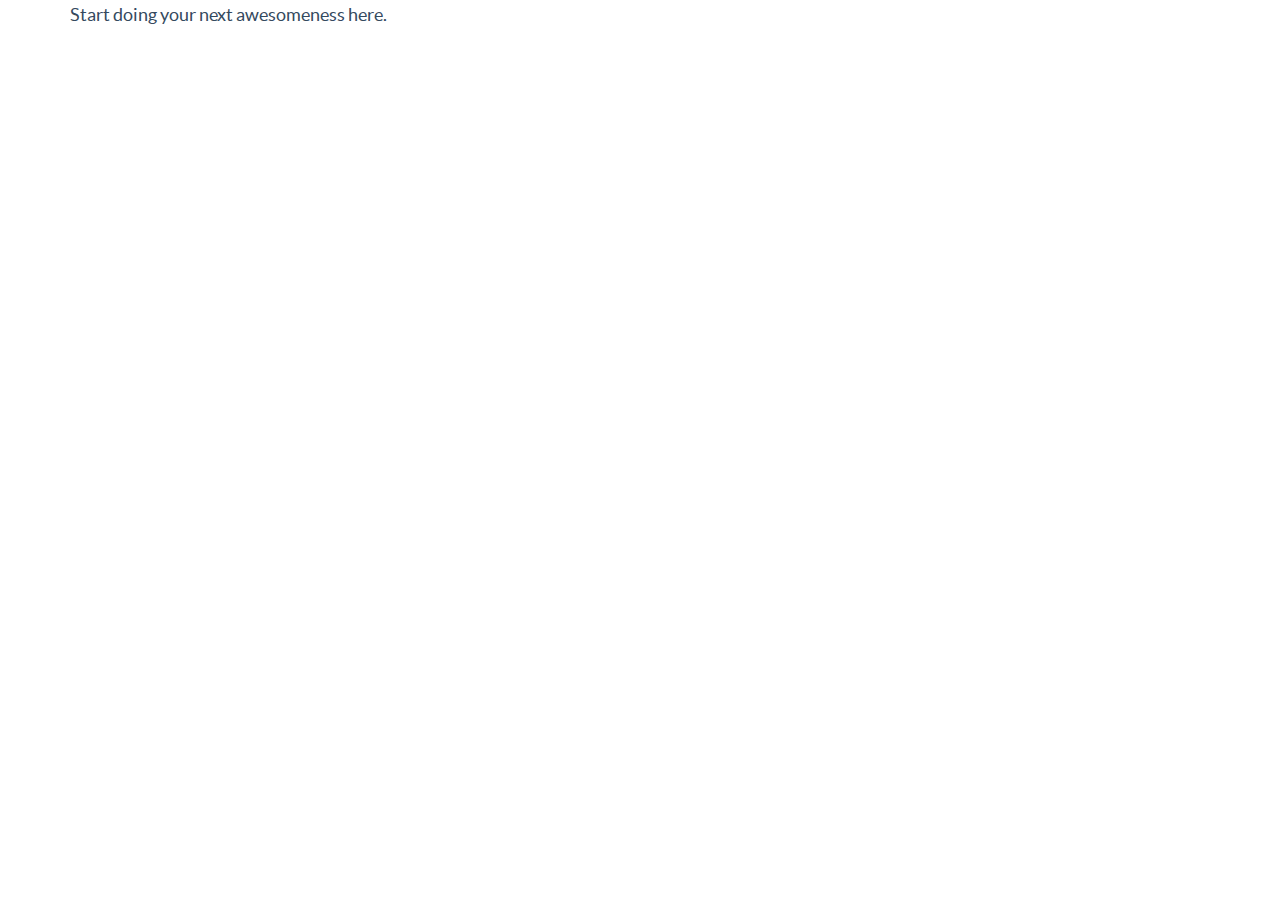
<file: startup/flat-ui/template.html>
<!DOCTYPE html>
<html lang="en">
  <head>
    <meta charset="utf-8">
    <title>Flat UI Free</title>
    <meta name="viewport" content="width=device-width, initial-scale=1.0">

    <!-- Loading Bootstrap -->
    <link href="bootstrap/css/bootstrap.css" rel="stylesheet">

    <!-- Loading Flat UI -->
    <link href="css/flat-ui.css" rel="stylesheet">

    <link rel="shortcut icon" href="images/favicon.ico">

    <!-- HTML5 shim, for IE6-8 support of HTML5 elements. All other JS at the end of file. -->
    <!--[if lt IE 9]>
      <script src="js/html5shiv.js"></script>
      <script src="js/respond.min.js"></script>
    <![endif]-->
  </head>
  <body>
    <div class="container">
        Start doing your next awesomeness here.
    </div>
    <!-- /.container -->


    <!-- Load JS here for greater good =============================-->
    <script src="js/jquery-1.8.3.min.js"></script>
    <script src="js/jquery-ui-1.10.3.custom.min.js"></script>
    <script src="js/jquery.ui.touch-punch.min.js"></script>
    <script src="js/bootstrap.min.js"></script>
    <script src="js/bootstrap-select.js"></script>
    <script src="js/bootstrap-switch.js"></script>
    <script src="js/flatui-checkbox.js"></script>
    <script src="js/flatui-radio.js"></script>
    <script src="js/jquery.tagsinput.js"></script>
    <script src="js/jquery.placeholder.js"></script>
  </body>
</html>
</file>
<file: startup/flat-ui/css/flat-ui.css>
@font-face {
  font-family: 'Lato';
  src: url('../fonts/lato/lato-black.eot');
  src: url('../fonts/lato/lato-black.eot?#iefix') format('embedded-opentype'), url('../fonts/lato/lato-black.woff') format('woff'), url('../fonts/lato/lato-black.ttf') format('truetype'), url('../fonts/lato/lato-black.svg#latoblack') format('svg');
  font-weight: 900;
  font-style: normal;
}
@font-face {
  font-family: 'Lato';
  src: url('../fonts/lato/lato-bold.eot');
  src: url('../fonts/lato/lato-bold.eot?#iefix') format('embedded-opentype'), url('../fonts/lato/lato-bold.woff') format('woff'), url('../fonts/lato/lato-bold.ttf') format('truetype'), url('../fonts/lato/lato-bold.svg#latobold') format('svg');
  font-weight: bold;
  font-style: normal;
}
@font-face {
  font-family: 'Lato';
  src: url('../fonts/lato/lato-bolditalic.eot');
  src: url('../fonts/lato/lato-bolditalic.eot?#iefix') format('embedded-opentype'), url('../fonts/lato/lato-bolditalic.woff') format('woff'), url('../fonts/lato/lato-bolditalic.ttf') format('truetype'), url('../fonts/lato/lato-bolditalic.svg#latobold-italic') format('svg');
  font-weight: bold;
  font-style: italic;
}
@font-face {
  font-family: 'Lato';
  src: url('../fonts/lato/lato-italic.eot');
  src: url('../fonts/lato/lato-italic.eot?#iefix') format('embedded-opentype'), url('../fonts/lato/lato-italic.woff') format('woff'), url('../fonts/lato/lato-italic.ttf') format('truetype'), url('../fonts/lato/lato-italic.svg#latoitalic') format('svg');
  font-weight: normal;
  font-style: italic;
}
@font-face {
  font-family: 'Lato';
  src: url('../fonts/lato/lato-light.eot');
  src: url('../fonts/lato/lato-light.eot?#iefix') format('embedded-opentype'), url('../fonts/lato/lato-light.woff') format('woff'), url('../fonts/lato/lato-light.ttf') format('truetype'), url('../fonts/lato/lato-light.svg#latolight') format('svg');
  font-weight: 300;
  font-style: normal;
}
@font-face {
  font-family: 'Lato';
  src: url('../fonts/lato/lato-regular.eot');
  src: url('../fonts/lato/lato-regular.eot?#iefix') format('embedded-opentype'), url('../fonts/lato/lato-regular.woff') format('woff'), url('../fonts/lato/lato-regular.ttf') format('truetype'), url('../fonts/lato/lato-regular.svg#latoregular') format('svg');
  font-weight: normal;
  font-style: normal;
}
@font-face {
  font-family: "Flat-UI-Icons";
  src: url('../fonts/flat-ui-icons-regular.eot');
  src: url('../fonts/flat-ui-icons-regular.eot?#iefix') format('embedded-opentype'), url('../fonts/flat-ui-icons-regular.woff') format('woff'), url('../fonts/flat-ui-icons-regular.ttf') format('truetype'), url('../fonts/flat-ui-icons-regular.svg#flat-ui-icons-regular') format('svg');
  font-weight: normal;
  font-style: normal;
}
/* Use the following CSS code if you want to use data attributes for inserting your icons */
[data-icon]:before {
  font-family: 'Flat-UI-Icons';
  content: attr(data-icon);
  speak: none;
  font-weight: normal;
  font-variant: normal;
  text-transform: none;
  -webkit-font-smoothing: antialiased;
  -moz-osx-font-smoothing: grayscale;
}
/* Use the following CSS code if you want to have a class per icon */
/*
Instead of a list of all class selectors,
you can use the generic selector below, but it's slower:
[class*="fui-"] {
*/
.fui-arrow-right,
.fui-arrow-left,
.fui-cmd,
.fui-check-inverted,
.fui-heart,
.fui-location,
.fui-plus,
.fui-check,
.fui-cross,
.fui-list,
.fui-new,
.fui-video,
.fui-photo,
.fui-volume,
.fui-time,
.fui-eye,
.fui-chat,
.fui-search,
.fui-user,
.fui-mail,
.fui-lock,
.fui-gear,
.fui-radio-unchecked,
.fui-radio-checked,
.fui-checkbox-unchecked,
.fui-checkbox-checked,
.fui-calendar-solid,
.fui-pause,
.fui-play,
.fui-check-inverted-2 {
  display: inline-block;
  font-family: 'Flat-UI-Icons';
  speak: none;
  font-style: normal;
  font-weight: normal;
  font-variant: normal;
  text-transform: none;
  -webkit-font-smoothing: antialiased;
  -moz-osx-font-smoothing: grayscale;
}
.fui-arrow-right:before {
  content: "\e02c";
}
.fui-arrow-left:before {
  content: "\e02d";
}
.fui-cmd:before {
  content: "\e02f";
}
.fui-check-inverted:before {
  content: "\e006";
}
.fui-heart:before {
  content: "\e007";
}
.fui-location:before {
  content: "\e008";
}
.fui-plus:before {
  content: "\e009";
}
.fui-check:before {
  content: "\e00a";
}
.fui-cross:before {
  content: "\e00b";
}
.fui-list:before {
  content: "\e00c";
}
.fui-new:before {
  content: "\e00d";
}
.fui-video:before {
  content: "\e00e";
}
.fui-photo:before {
  content: "\e00f";
}
.fui-volume:before {
  content: "\e010";
}
.fui-time:before {
  content: "\e011";
}
.fui-eye:before {
  content: "\e012";
}
.fui-chat:before {
  content: "\e013";
}
.fui-search:before {
  content: "\e01c";
}
.fui-user:before {
  content: "\e01d";
}
.fui-mail:before {
  content: "\e01e";
}
.fui-lock:before {
  content: "\e01f";
}
.fui-gear:before {
  content: "\e024";
}
.fui-radio-unchecked:before {
  content: "\e02b";
}
.fui-radio-checked:before {
  content: "\e032";
}
.fui-checkbox-unchecked:before {
  content: "\e033";
}
.fui-checkbox-checked:before {
  content: "\e034";
}
.fui-calendar-solid:before {
  content: "\e022";
}
.fui-pause:before {
  content: "\e03b";
}
.fui-play:before {
  content: "\e03c";
}
.fui-check-inverted-2:before {
  content: "\e000";
}
.dropdown-arrow-inverse {
  border-bottom-color: #34495e !important;
  border-top-color: #34495e !important;
}
body {
  font-family: "Lato", Helvetica, Arial, sans-serif;
  font-size: 18px;
  line-height: 1.72222;
  color: #34495e;
  background-color: #ffffff;
}
a {
  color: #16a085;
  text-decoration: none;
  -webkit-transition: 0.25s;
  transition: 0.25s;
}
a:hover,
a:focus {
  color: #1abc9c;
  text-decoration: none;
}
a:focus {
  outline: none;
}
.img-rounded {
  border-radius: 6px;
}
.img-thumbnail {
  padding: 4px;
  line-height: 1.72222;
  background-color: #ffffff;
  border: 2px solid #bdc3c7;
  border-radius: 6px;
  -webkit-transition: all 0.25s ease-in-out;
  transition: all 0.25s ease-in-out;
  display: inline-block;
  max-width: 100%;
  height: auto;
}
.img-comment {
  font-size: 15px;
  line-height: 1.2;
  font-style: italic;
  margin: 24px 0;
}
h1,
h2,
h3,
h4,
h5,
h6,
.h1,
.h2,
.h3,
.h4,
.h5,
.h6 {
  font-family: inherit;
  font-weight: 700;
  line-height: 1.1;
  color: inherit;
}
h1 small,
h2 small,
h3 small,
h4 small,
h5 small,
h6 small,
.h1 small,
.h2 small,
.h3 small,
.h4 small,
.h5 small,
.h6 small {
  color: #e7e9ec;
}
h1,
h2,
h3 {
  margin-top: 30px;
  margin-bottom: 15px;
}
h4,
h5,
h6 {
  margin-top: 15px;
  margin-bottom: 15px;
}
h6 {
  font-weight: normal;
}
h1,
.h1 {
  font-size: 61px;
}
h2,
.h2 {
  font-size: 53px;
}
h3,
.h3 {
  font-size: 40px;
}
h4,
.h4 {
  font-size: 29px;
}
h5,
.h5 {
  font-size: 28px;
}
h6,
.h6 {
  font-size: 24px;
}
p {
  font-size: 18px;
  line-height: 1.72222;
  margin: 0 0 15px;
}
.lead {
  margin-bottom: 30px;
  font-size: 28px;
  line-height: 1.46428571;
  font-weight: 300;
}
@media (min-width: 768px) {
  .lead {
    font-size: 30.006px;
  }
}
small,
.small {
  font-size: 83%;
  line-height: 2.067;
}
.text-muted {
  color: #bdc3c7;
}
.text-inverse {
  color: #ffffff;
}
.text-primary {
  color: #1abc9c;
}
a.text-primary:hover {
  color: #15967d;
}
.text-warning {
  color: #f1c40f;
}
a.text-warning:hover {
  color: #c19d0c;
}
.text-danger {
  color: #e74c3c;
}
a.text-danger:hover {
  color: #b93d30;
}
.text-success {
  color: #2ecc71;
}
a.text-success:hover {
  color: #25a35a;
}
.text-info {
  color: #3498db;
}
a.text-info:hover {
  color: #2a7aaf;
}
.bg-primary {
  color: #ffffff;
  background-color: #34495e;
}
a.bg-primary:hover {
  background-color: #222f3d;
}
.bg-success {
  background-color: #dff0d8;
}
a.bg-success:hover {
  background-color: #c1e2b3;
}
.bg-info {
  background-color: #d9edf7;
}
a.bg-info:hover {
  background-color: #afd9ee;
}
.bg-warning {
  background-color: #fcf8e3;
}
a.bg-warning:hover {
  background-color: #f7ecb5;
}
.bg-danger {
  background-color: #f2dede;
}
a.bg-danger:hover {
  background-color: #e4b9b9;
}
.page-header {
  padding-bottom: 14px;
  margin: 60px 0 30px;
  border-bottom: 1px solid #e7e9ec;
}
ul,
ol {
  margin-bottom: 15px;
}
dl {
  margin-bottom: 30px;
}
dt,
dd {
  line-height: 1.72222;
}
@media (min-width: 768px) {
  .dl-horizontal dt {
    width: 160px;
  }
  .dl-horizontal dd {
    margin-left: 180px;
  }
}
abbr[title],
abbr[data-original-title] {
  border-bottom: 1px dotted #bdc3c7;
}
blockquote {
  border-left: 3px solid #e7e9ec;
  padding: 0 0 0 16px;
  margin: 0 0 30px;
}
blockquote p {
  font-size: 20px;
  line-height: 1.55;
  font-weight: normal;
  margin-bottom: .4em;
}
blockquote small,
blockquote .small {
  font-size: 18px;
  line-height: 1.72222;
  font-style: italic;
  color: inherit;
}
blockquote small:before,
blockquote .small:before {
  content: "";
}
blockquote.pull-right {
  padding-right: 16px;
  padding-left: 0;
  border-right: 3px solid #e7e9ec;
  border-left: 0;
}
blockquote.pull-right small:after {
  content: "";
}
address {
  margin-bottom: 30px;
  line-height: 1.72222;
}
code,
kbd,
pre,
samp {
  font-family: Monaco, Menlo, Consolas, "Courier New", monospace;
}
code {
  padding: 2px 6px;
  font-size: 85%;
  color: #c7254e;
  background-color: #f9f2f4;
  border-radius: 4px;
}
kbd {
  padding: 2px 6px;
  font-size: 85%;
  color: #ffffff;
  background-color: #34495e;
  border-radius: 4px;
  box-shadow: none;
}
pre {
  padding: 8px;
  margin: 0 0 15px;
  font-size: 13px;
  line-height: 1.72222;
  color: inherit;
  background-color: #ffffff;
  border: 2px solid #e7e9ec;
  border-radius: 6px;
  white-space: pre;
}
.pre-scrollable {
  max-height: 340px;
}
.thumbnail {
  display: block;
  padding: 4px;
  margin-bottom: 5px;
  line-height: 1.72222;
  background-color: #ffffff;
  border: 2px solid #bdc3c7;
  border-radius: 6px;
  -webkit-transition: all 0.25s ease-in-out;
  transition: all 0.25s ease-in-out;
}
.thumbnail > img,
.thumbnail a > img {
  display: block;
  max-width: 100%;
  height: auto;
  margin-left: auto;
  margin-right: auto;
}
a.thumbnail:hover,
a.thumbnail:focus,
a.thumbnail.active {
  border-color: #16a085;
}
.thumbnail .caption {
  padding: 9px;
  color: #34495e;
}
.btn {
  border: none;
  font-size: 15px;
  font-weight: normal;
  line-height: 1.4;
  border-radius: 4px;
  padding: 10px 15px;
  -webkit-font-smoothing: subpixel-antialiased;
  -webkit-transition: border .25s linear, color .25s linear, background-color .25s linear;
  transition: border .25s linear, color .25s linear, background-color .25s linear;
}
.btn:hover,
.btn:focus {
  outline: none;
  color: #ffffff;
}
.btn:active,
.btn.active {
  outline: none;
  -webkit-box-shadow: none;
  box-shadow: none;
}
.btn.disabled,
.btn[disabled],
fieldset[disabled] .btn {
  background-color: #bdc3c7;
  color: rgba(255, 255, 255, 0.75);
  opacity: 0.7;
  filter: alpha(opacity=70);
}
.btn > [class^="fui-"] {
  margin: 0 1px;
  position: relative;
  line-height: 1;
  top: 1px;
}
.btn-xs.btn > [class^="fui-"] {
  font-size: 11px;
  top: 0;
}
.btn-hg.btn > [class^="fui-"] {
  top: 2px;
}
.btn-default {
  color: #ffffff;
  background-color: #bdc3c7;
}
.btn-default:hover,
.btn-default:focus,
.btn-default:active,
.btn-default.active,
.open .dropdown-toggle.btn-default {
  color: #ffffff;
  background-color: #cacfd2;
  border-color: #cacfd2;
}
.btn-default:active,
.btn-default.active,
.open .dropdown-toggle.btn-default {
  background: #a1a6a9;
  border-color: #a1a6a9;
}
.btn-default.disabled,
.btn-default[disabled],
fieldset[disabled] .btn-default,
.btn-default.disabled:hover,
.btn-default[disabled]:hover,
fieldset[disabled] .btn-default:hover,
.btn-default.disabled:focus,
.btn-default[disabled]:focus,
fieldset[disabled] .btn-default:focus,
.btn-default.disabled:active,
.btn-default[disabled]:active,
fieldset[disabled] .btn-default:active,
.btn-default.disabled.active,
.btn-default[disabled].active,
fieldset[disabled] .btn-default.active {
  background-color: #bdc3c7;
  border-color: #bdc3c7;
}
.btn-primary {
  color: #ffffff;
  background-color: #1abc9c;
}
.btn-primary:hover,
.btn-primary:focus,
.btn-primary:active,
.btn-primary.active,
.open .dropdown-toggle.btn-primary {
  color: #ffffff;
  background-color: #48c9b0;
  border-color: #48c9b0;
}
.btn-primary:active,
.btn-primary.active,
.open .dropdown-toggle.btn-primary {
  background: #16a085;
  border-color: #16a085;
}
.btn-primary.disabled,
.btn-primary[disabled],
fieldset[disabled] .btn-primary,
.btn-primary.disabled:hover,
.btn-primary[disabled]:hover,
fieldset[disabled] .btn-primary:hover,
.btn-primary.disabled:focus,
.btn-primary[disabled]:focus,
fieldset[disabled] .btn-primary:focus,
.btn-primary.disabled:active,
.btn-primary[disabled]:active,
fieldset[disabled] .btn-primary:active,
.btn-primary.disabled.active,
.btn-primary[disabled].active,
fieldset[disabled] .btn-primary.active {
  background-color: #1abc9c;
  border-color: #1abc9c;
}
.btn-info {
  color: #ffffff;
  background-color: #3498db;
}
.btn-info:hover,
.btn-info:focus,
.btn-info:active,
.btn-info.active,
.open .dropdown-toggle.btn-info {
  color: #ffffff;
  background-color: #5dade2;
  border-color: #5dade2;
}
.btn-info:active,
.btn-info.active,
.open .dropdown-toggle.btn-info {
  background: #2c81ba;
  border-color: #2c81ba;
}
.btn-info.disabled,
.btn-info[disabled],
fieldset[disabled] .btn-info,
.btn-info.disabled:hover,
.btn-info[disabled]:hover,
fieldset[disabled] .btn-info:hover,
.btn-info.disabled:focus,
.btn-info[disabled]:focus,
fieldset[disabled] .btn-info:focus,
.btn-info.disabled:active,
.btn-info[disabled]:active,
fieldset[disabled] .btn-info:active,
.btn-info.disabled.active,
.btn-info[disabled].active,
fieldset[disabled] .btn-info.active {
  background-color: #3498db;
  border-color: #3498db;
}
.btn-danger {
  color: #ffffff;
  background-color: #e74c3c;
}
.btn-danger:hover,
.btn-danger:focus,
.btn-danger:active,
.btn-danger.active,
.open .dropdown-toggle.btn-danger {
  color: #ffffff;
  background-color: #ec7063;
  border-color: #ec7063;
}
.btn-danger:active,
.btn-danger.active,
.open .dropdown-toggle.btn-danger {
  background: #c44133;
  border-color: #c44133;
}
.btn-danger.disabled,
.btn-danger[disabled],
fieldset[disabled] .btn-danger,
.btn-danger.disabled:hover,
.btn-danger[disabled]:hover,
fieldset[disabled] .btn-danger:hover,
.btn-danger.disabled:focus,
.btn-danger[disabled]:focus,
fieldset[disabled] .btn-danger:focus,
.btn-danger.disabled:active,
.btn-danger[disabled]:active,
fieldset[disabled] .btn-danger:active,
.btn-danger.disabled.active,
.btn-danger[disabled].active,
fieldset[disabled] .btn-danger.active {
  background-color: #e74c3c;
  border-color: #e74c3c;
}
.btn-success {
  color: #ffffff;
  background-color: #2ecc71;
}
.btn-success:hover,
.btn-success:focus,
.btn-success:active,
.btn-success.active,
.open .dropdown-toggle.btn-success {
  color: #ffffff;
  background-color: #58d68d;
  border-color: #58d68d;
}
.btn-success:active,
.btn-success.active,
.open .dropdown-toggle.btn-success {
  background: #27ad60;
  border-color: #27ad60;
}
.btn-success.disabled,
.btn-success[disabled],
fieldset[disabled] .btn-success,
.btn-success.disabled:hover,
.btn-success[disabled]:hover,
fieldset[disabled] .btn-success:hover,
.btn-success.disabled:focus,
.btn-success[disabled]:focus,
fieldset[disabled] .btn-success:focus,
.btn-success.disabled:active,
.btn-success[disabled]:active,
fieldset[disabled] .btn-success:active,
.btn-success.disabled.active,
.btn-success[disabled].active,
fieldset[disabled] .btn-success.active {
  background-color: #2ecc71;
  border-color: #2ecc71;
}
.btn-warning {
  color: #ffffff;
  background-color: #f1c40f;
}
.btn-warning:hover,
.btn-warning:focus,
.btn-warning:active,
.btn-warning.active,
.open .dropdown-toggle.btn-warning {
  color: #ffffff;
  background-color: #f5d313;
  border-color: #f5d313;
}
.btn-warning:active,
.btn-warning.active,
.open .dropdown-toggle.btn-warning {
  background: #cda70d;
  border-color: #cda70d;
}
.btn-warning.disabled,
.btn-warning[disabled],
fieldset[disabled] .btn-warning,
.btn-warning.disabled:hover,
.btn-warning[disabled]:hover,
fieldset[disabled] .btn-warning:hover,
.btn-warning.disabled:focus,
.btn-warning[disabled]:focus,
fieldset[disabled] .btn-warning:focus,
.btn-warning.disabled:active,
.btn-warning[disabled]:active,
fieldset[disabled] .btn-warning:active,
.btn-warning.disabled.active,
.btn-warning[disabled].active,
fieldset[disabled] .btn-warning.active {
  background-color: #f1c40f;
  border-color: #f1c40f;
}
.btn-inverse {
  color: #ffffff;
  background-color: #34495e;
}
.btn-inverse:hover,
.btn-inverse:focus,
.btn-inverse:active,
.btn-inverse.active,
.open .dropdown-toggle.btn-inverse {
  color: #ffffff;
  background-color: #415b76;
  border-color: #415b76;
}
.btn-inverse:active,
.btn-inverse.active,
.open .dropdown-toggle.btn-inverse {
  background: #2c3e50;
  border-color: #2c3e50;
}
.btn-inverse.disabled,
.btn-inverse[disabled],
fieldset[disabled] .btn-inverse,
.btn-inverse.disabled:hover,
.btn-inverse[disabled]:hover,
fieldset[disabled] .btn-inverse:hover,
.btn-inverse.disabled:focus,
.btn-inverse[disabled]:focus,
fieldset[disabled] .btn-inverse:focus,
.btn-inverse.disabled:active,
.btn-inverse[disabled]:active,
fieldset[disabled] .btn-inverse:active,
.btn-inverse.disabled.active,
.btn-inverse[disabled].active,
fieldset[disabled] .btn-inverse.active {
  background-color: #34495e;
  border-color: #34495e;
}
.btn-embossed {
  -webkit-box-shadow: inset 0 -2px 0 rgba(0, 0, 0, 0.15);
  box-shadow: inset 0 -2px 0 rgba(0, 0, 0, 0.15);
}
.btn-embossed.active,
.btn-embossed:active {
  -webkit-box-shadow: inset 0 2px 0 rgba(0, 0, 0, 0.15);
  box-shadow: inset 0 2px 0 rgba(0, 0, 0, 0.15);
}
.btn-wide {
  min-width: 140px;
  padding-left: 30px;
  padding-right: 30px;
}
.btn-link {
  color: #16a085;
}
.btn-link:hover,
.btn-link:focus {
  color: #1abc9c;
  text-decoration: underline;
  background-color: transparent;
}
.btn-link[disabled]:hover,
fieldset[disabled] .btn-link:hover,
.btn-link[disabled]:focus,
fieldset[disabled] .btn-link:focus {
  color: #bdc3c7;
  text-decoration: none;
}
.btn-hg {
  padding: 13px 20px;
  font-size: 22px;
  line-height: 1.227;
  border-radius: 6px;
}
.btn-lg {
  padding: 10px 19px;
  font-size: 17px;
  line-height: 1.471;
  border-radius: 6px;
}
.btn-sm {
  padding: 9px 13px;
  font-size: 13px;
  line-height: 1.385;
  border-radius: 4px;
}
.btn-xs {
  padding: 6px 9px;
  font-size: 12px;
  line-height: 1.083;
  border-radius: 3px;
}
.btn-tip {
  font-weight: 300;
  padding-left: 10px;
  font-size: 92%;
}
.btn-block {
  white-space: normal;
}
.btn-default .caret {
  border-top-color: #ffffff;
}
.btn-primary .caret,
.btn-success .caret,
.btn-warning .caret,
.btn-danger .caret,
.btn-info .caret {
  border-top-color: #ffffff;
}
.dropup .btn-default .caret {
  border-bottom-color: #ffffff;
}
.dropup .btn-primary .caret,
.dropup .btn-success .caret,
.dropup .btn-warning .caret,
.dropup .btn-danger .caret,
.dropup .btn-info .caret {
  border-bottom-color: #ffffff;
}
.btn-group-xs > .btn {
  padding: 6px 9px;
  font-size: 12px;
  line-height: 1.083;
  border-radius: 3px;
}
.btn-group-sm > .btn {
  padding: 9px 13px;
  font-size: 13px;
  line-height: 1.385;
  border-radius: 4px;
}
.btn-group-lg > .btn {
  padding: 10px 19px;
  font-size: 17px;
  line-height: 1.471;
  border-radius: 6px;
}
.btn-group-gh > .btn {
  padding: 13px 20px;
  font-size: 22px;
  line-height: 1.227;
  border-radius: 6px;
}
.btn-group > .btn + .btn {
  margin-left: 0;
}
.btn-group > .btn + .dropdown-toggle {
  border-left: 2px solid rgba(52, 73, 94, 0.15);
  padding-left: 12px;
  padding-right: 12px;
}
.btn-group > .btn + .dropdown-toggle .caret {
  margin-left: 3px;
  margin-right: 3px;
}
.btn-group > .btn.btn-gh + .dropdown-toggle .caret {
  margin-left: 7px;
  margin-right: 7px;
}
.btn-group > .btn.btn-sm + .dropdown-toggle .caret {
  margin-left: 0;
  margin-right: 0;
}
.dropdown-toggle .caret {
  margin-left: 8px;
}
.btn-group > .btn,
.btn-group > .dropdown-menu,
.btn-group > .popover {
  font-weight: 400;
}
.btn-group:focus .dropdown-toggle {
  outline: none;
  -webkit-transition: 0.25s;
  transition: 0.25s;
}
.btn-group.open .dropdown-toggle {
  color: rgba(255, 255, 255, 0.75);
  -webkit-box-shadow: none;
  box-shadow: none;
}
.btn-toolbar .btn.active {
  color: #ffffff;
}
.btn-toolbar .btn > [class^="fui-"] {
  font-size: 16px;
  margin: 0 1px;
}
.caret {
  border-width: 8px 6px;
  border-bottom-color: #34495e;
  border-top-color: #34495e;
  border-style: solid;
  border-bottom-style: none;
  -webkit-transition: 0.25s;
  transition: 0.25s;
  -webkit-transform: scale(1.001, );
  -ms-transform: scale(1.001, );
  transform: scale(1.001, );
}
.dropup .caret,
.dropup .btn-lg .caret,
.navbar-fixed-bottom .dropdown .caret {
  border-bottom-width: 8px;
}
.btn-lg .caret {
  border-top-width: 8px;
  border-right-width: 6px;
  border-left-width: 6px;
}
.select {
  display: inline-block;
  margin-bottom: 10px;
}
[class*="span"] > .select[class*="span"] {
  margin-left: 0;
}
.select[class*="span"] .btn {
  width: 100%;
}
.select.select-block {
  display: block;
  float: none;
  margin-left: 0;
  width: auto;
}
.select.select-block:before,
.select.select-block:after {
  content: " ";
  /* 1 */

  display: table;
  /* 2 */

}
.select.select-block:after {
  clear: both;
}
.select.select-block .btn {
  width: 100%;
}
.select.select-block .dropdown-menu {
  width: 100%;
}
.select .btn {
  width: 220px;
}
.select .btn.btn-hg .filter-option {
  left: 20px;
  right: 40px;
  top: 13px;
}
.select .btn.btn-hg .caret {
  right: 20px;
}
.select .btn.btn-lg .filter-option {
  left: 18px;
  right: 38px;
}
.select .btn.btn-sm .filter-option {
  left: 13px;
  right: 33px;
}
.select .btn.btn-sm .caret {
  right: 13px;
}
.select .btn.btn-xs .filter-option {
  left: 13px;
  right: 33px;
  top: 5px;
}
.select .btn.btn-xs .caret {
  right: 13px;
}
.select .btn .filter-option {
  height: 26px;
  left: 13px;
  overflow: hidden;
  position: absolute;
  right: 33px;
  text-align: left;
  top: 10px;
}
.select .btn .caret {
  position: absolute;
  right: 16px;
  top: 50%;
  margin-top: -3px;
}
.select .btn .dropdown-toggle {
  border-radius: 6px;
}
.select .btn .dropdown-menu {
  min-width: 100%;
}
.select .btn .dropdown-menu dt {
  cursor: default;
  display: block;
  padding: 3px 20px;
}
.select .btn .dropdown-menu li:not(.disabled) > a:hover small {
  color: rgba(255, 255, 255, 0.004);
}
.select .btn .dropdown-menu li > a {
  min-height: 20px;
}
.select .btn .dropdown-menu li > a.opt {
  padding-left: 35px;
}
.select .btn .dropdown-menu li small {
  padding-left: .5em;
}
.select .btn .dropdown-menu li > dt small {
  font-weight: normal;
}
.select .btn > .disabled,
.select .btn .dropdown-menu li.disabled > a {
  cursor: default;
}
.select .caret {
  border-bottom-color: #ffffff;
  border-top-color: #ffffff;
}
legend {
  display: block;
  width: 100%;
  padding: 0;
  margin-bottom: 15px;
  font-size: 24px;
  line-height: inherit;
  color: inherit;
  border-bottom: none;
}
textarea {
  font-size: 20px;
  line-height: 24px;
  padding: 5px 11px;
}
input[type="search"] {
  -webkit-appearance: none !important;
}
label {
  font-weight: normal;
  font-size: 15px;
  line-height: 2.4;
}
.form-control:-moz-placeholder {
  color: #b2bcc5;
}
.form-control::-moz-placeholder {
  color: #b2bcc5;
  opacity: 1;
}
.form-control:-ms-input-placeholder {
  color: #b2bcc5;
}
.form-control::-webkit-input-placeholder {
  color: #b2bcc5;
}
.form-control.placeholder {
  color: #b2bcc5;
}
.form-control {
  border: 2px solid #bdc3c7;
  color: #34495e;
  font-family: "Lato", Helvetica, Arial, sans-serif;
  font-size: 15px;
  line-height: 1.467;
  padding: 8px 12px;
  height: 42px;
  -webkit-appearance: none;
  border-radius: 6px;
  -webkit-box-shadow: none;
  box-shadow: none;
  -webkit-transition: border .25s linear, color .25s linear, background-color .25s linear;
  transition: border .25s linear, color .25s linear, background-color .25s linear;
}
.form-group.focus .form-control,
.form-control:focus {
  border-color: #1abc9c;
  outline: 0;
  -webkit-box-shadow: none;
  box-shadow: none;
}
.form-control[disabled],
.form-control[readonly],
fieldset[disabled] .form-control {
  background-color: #f4f6f6;
  border-color: #d5dbdb;
  color: #d5dbdb;
  cursor: default;
  opacity: 0.7;
  filter: alpha(opacity=70);
}
.form-control.flat {
  border-color: transparent;
}
.form-control.flat:hover {
  border-color: #bdc3c7;
}
.form-control.flat:focus {
  border-color: #1abc9c;
}
.input-sm {
  height: 35px;
  padding: 6px 10px;
  font-size: 13px;
  line-height: 1.462;
  border-radius: 6px;
}
select.input-sm {
  height: 35px;
  line-height: 35px;
}
textarea.input-sm,
select[multiple].input-sm {
  height: auto;
}
.input-lg {
  height: 45px;
  padding: 10px 15px;
  font-size: 17px;
  line-height: 1.235;
  border-radius: 6px;
}
select.input-lg {
  height: 45px;
  line-height: 45px;
}
textarea.input-lg,
select[multiple].input-lg {
  height: auto;
}
.input-hg {
  height: 53px;
  padding: 10px 16px;
  font-size: 22px;
  line-height: 1.318;
  border-radius: 6px;
}
select.input-hg {
  height: 53px;
  line-height: 53px;
}
textarea.input-hg,
select[multiple].input-hg {
  height: auto;
}
.has-warning .help-block,
.has-warning .control-label,
.has-warning .radio,
.has-warning .checkbox,
.has-warning .radio-inline,
.has-warning .checkbox-inline {
  color: #f1c40f;
}
.has-warning .form-control {
  color: #f1c40f;
  border-color: #f1c40f;
  -webkit-box-shadow: none;
  box-shadow: none;
}
.has-warning .form-control:-moz-placeholder {
  color: #f1c40f;
}
.has-warning .form-control::-moz-placeholder {
  color: #f1c40f;
  opacity: 1;
}
.has-warning .form-control:-ms-input-placeholder {
  color: #f1c40f;
}
.has-warning .form-control::-webkit-input-placeholder {
  color: #f1c40f;
}
.has-warning .form-control.placeholder {
  color: #f1c40f;
}
.has-warning .form-control:focus {
  border-color: #f1c40f;
  -webkit-box-shadow: none;
  box-shadow: none;
}
.has-warning .input-group-addon {
  color: #f1c40f;
  border-color: #f1c40f;
  background-color: #ffffff;
}
.has-error .help-block,
.has-error .control-label,
.has-error .radio,
.has-error .checkbox,
.has-error .radio-inline,
.has-error .checkbox-inline {
  color: #e74c3c;
}
.has-error .form-control {
  color: #e74c3c;
  border-color: #e74c3c;
  -webkit-box-shadow: none;
  box-shadow: none;
}
.has-error .form-control:-moz-placeholder {
  color: #e74c3c;
}
.has-error .form-control::-moz-placeholder {
  color: #e74c3c;
  opacity: 1;
}
.has-error .form-control:-ms-input-placeholder {
  color: #e74c3c;
}
.has-error .form-control::-webkit-input-placeholder {
  color: #e74c3c;
}
.has-error .form-control.placeholder {
  color: #e74c3c;
}
.has-error .form-control:focus {
  border-color: #e74c3c;
  -webkit-box-shadow: none;
  box-shadow: none;
}
.has-error .input-group-addon {
  color: #e74c3c;
  border-color: #e74c3c;
  background-color: #ffffff;
}
.has-success .help-block,
.has-success .control-label,
.has-success .radio,
.has-success .checkbox,
.has-success .radio-inline,
.has-success .checkbox-inline {
  color: #2ecc71;
}
.has-success .form-control {
  color: #2ecc71;
  border-color: #2ecc71;
  -webkit-box-shadow: none;
  box-shadow: none;
}
.has-success .form-control:-moz-placeholder {
  color: #2ecc71;
}
.has-success .form-control::-moz-placeholder {
  color: #2ecc71;
  opacity: 1;
}
.has-success .form-control:-ms-input-placeholder {
  color: #2ecc71;
}
.has-success .form-control::-webkit-input-placeholder {
  color: #2ecc71;
}
.has-success .form-control.placeholder {
  color: #2ecc71;
}
.has-success .form-control:focus {
  border-color: #2ecc71;
  -webkit-box-shadow: none;
  box-shadow: none;
}
.has-success .input-group-addon {
  color: #2ecc71;
  border-color: #2ecc71;
  background-color: #ffffff;
}
.help-block {
  font-size: 15px;
  margin-bottom: 5px;
  color: inherit;
}
.form-group {
  position: relative;
  margin-bottom: 20px;
}
.form-horizontal .control-label,
.form-horizontal .radio,
.form-horizontal .checkbox,
.form-horizontal .radio-inline,
.form-horizontal .checkbox-inline {
  margin-top: 0;
  margin-bottom: 0;
  padding-top: 6px;
}
.form-horizontal .form-group {
  margin-left: -15px;
  margin-right: -15px;
}
.form-horizontal .form-group:before,
.form-horizontal .form-group:after {
  content: " ";
  /* 1 */

  display: table;
  /* 2 */

}
.form-horizontal .form-group:after {
  clear: both;
}
.form-horizontal .form-control-static {
  padding-top: 6px;
}
.form-group {
  position: relative;
}
.form-control + .input-icon {
  position: absolute;
  top: 2px;
  right: 2px;
  line-height: 37px;
  vertical-align: middle;
  font-size: 20px;
  color: #b2bcc5;
  background-color: #ffffff;
  padding: 0 12px 0 0;
  border-radius: 6px;
}
.input-hg + .input-icon {
  line-height: 49px;
  padding: 0 16px 0 0;
}
.input-lg + .input-icon {
  line-height: 41px;
  padding: 0 15px 0 0;
}
.input-sm + .input-icon {
  font-size: 18px;
  line-height: 30px;
  padding: 0 10px 0 0;
}
.has-success .input-icon {
  color: #2ecc71;
}
.has-warning .input-icon {
  color: #f1c40f;
}
.has-error .input-icon {
  color: #e74c3c;
}
.form-control[disabled] + .input-icon,
.form-control[readonly] + .input-icon,
fieldset[disabled] .form-control + .input-icon,
.form-control.disabled + .input-icon {
  color: #d5dbdb;
  background-color: transparent;
  opacity: 0.7;
  filter: alpha(opacity=70);
}
.input-group-hg > .form-control,
.input-group-hg > .input-group-addon,
.input-group-hg > .input-group-btn > .btn {
  height: 53px;
  padding: 10px 16px;
  font-size: 22px;
  line-height: 1.318;
  border-radius: 6px;
}
select.input-group-hg > .form-control,
select.input-group-hg > .input-group-addon,
select.input-group-hg > .input-group-btn > .btn {
  height: 53px;
  line-height: 53px;
}
textarea.input-group-hg > .form-control,
textarea.input-group-hg > .input-group-addon,
textarea.input-group-hg > .input-group-btn > .btn,
select[multiple].input-group-hg > .form-control,
select[multiple].input-group-hg > .input-group-addon,
select[multiple].input-group-hg > .input-group-btn > .btn {
  height: auto;
}
.input-group-lg > .form-control,
.input-group-lg > .input-group-addon,
.input-group-lg > .input-group-btn > .btn {
  height: 45px;
  padding: 10px 15px;
  font-size: 17px;
  line-height: 1.235;
  border-radius: 6px;
}
select.input-group-lg > .form-control,
select.input-group-lg > .input-group-addon,
select.input-group-lg > .input-group-btn > .btn {
  height: 45px;
  line-height: 45px;
}
textarea.input-group-lg > .form-control,
textarea.input-group-lg > .input-group-addon,
textarea.input-group-lg > .input-group-btn > .btn,
select[multiple].input-group-lg > .form-control,
select[multiple].input-group-lg > .input-group-addon,
select[multiple].input-group-lg > .input-group-btn > .btn {
  height: auto;
}
.input-group-sm > .form-control,
.input-group-sm > .input-group-addon,
.input-group-sm > .input-group-btn > .btn {
  height: 35px;
  padding: 6px 10px;
  font-size: 13px;
  line-height: 1.462;
  border-radius: 6px;
}
select.input-group-sm > .form-control,
select.input-group-sm > .input-group-addon,
select.input-group-sm > .input-group-btn > .btn {
  height: 35px;
  line-height: 35px;
}
textarea.input-group-sm > .form-control,
textarea.input-group-sm > .input-group-addon,
textarea.input-group-sm > .input-group-btn > .btn,
select[multiple].input-group-sm > .form-control,
select[multiple].input-group-sm > .input-group-addon,
select[multiple].input-group-sm > .input-group-btn > .btn {
  height: auto;
}
.input-group-addon {
  padding: 10px 12px;
  font-size: 15px;
  color: #ffffff;
  text-align: center;
  background-color: #bdc3c7;
  border: 1px solid #bdc3c7;
  border-radius: 6px;
  -webkit-transition: border .25s linear, color .25s linear, background-color .25s linear;
  transition: border .25s linear, color .25s linear, background-color .25s linear;
}
.input-group-hg .input-group-addon,
.input-group-lg .input-group-addon,
.input-group-sm .input-group-addon {
  line-height: 1;
}
.input-group .form-control:first-child,
.input-group-addon:first-child,
.input-group-btn:first-child > .btn,
.input-group-btn:first-child > .dropdown-toggle,
.input-group-btn:last-child > .btn:not(:last-child):not(.dropdown-toggle) {
  border-bottom-right-radius: 0;
  border-top-right-radius: 0;
}
.input-group .form-control:last-child,
.input-group-addon:last-child,
.input-group-btn:last-child > .btn,
.input-group-btn:last-child > .dropdown-toggle,
.input-group-btn:first-child > .btn:not(:first-child) {
  border-bottom-left-radius: 0;
  border-top-left-radius: 0;
}
.form-group.focus .input-group-addon,
.input-group.focus .input-group-addon {
  background-color: #1abc9c;
  border-color: #1abc9c;
}
.form-group.focus .input-group-btn > .btn-default + .btn-default,
.input-group.focus .input-group-btn > .btn-default + .btn-default {
  border-left-color: #16a085;
}
.form-group.focus .input-group-btn .btn,
.input-group.focus .input-group-btn .btn {
  border-color: #1abc9c;
  background-color: #ffffff;
  color: #1abc9c;
}
.form-group.focus .input-group-btn .btn-default,
.input-group.focus .input-group-btn .btn-default {
  color: #ffffff;
  background-color: #1abc9c;
}
.form-group.focus .input-group-btn .btn-default:hover,
.input-group.focus .input-group-btn .btn-default:hover,
.form-group.focus .input-group-btn .btn-default:focus,
.input-group.focus .input-group-btn .btn-default:focus,
.form-group.focus .input-group-btn .btn-default:active,
.input-group.focus .input-group-btn .btn-default:active,
.form-group.focus .input-group-btn .btn-default.active,
.input-group.focus .input-group-btn .btn-default.active,
.open .dropdown-toggle.form-group.focus .input-group-btn .btn-default,
.open .dropdown-toggle.input-group.focus .input-group-btn .btn-default {
  color: #ffffff;
  background-color: #48c9b0;
  border-color: #48c9b0;
}
.form-group.focus .input-group-btn .btn-default:active,
.input-group.focus .input-group-btn .btn-default:active,
.form-group.focus .input-group-btn .btn-default.active,
.input-group.focus .input-group-btn .btn-default.active,
.open .dropdown-toggle.form-group.focus .input-group-btn .btn-default,
.open .dropdown-toggle.input-group.focus .input-group-btn .btn-default {
  background: #16a085;
  border-color: #16a085;
}
.form-group.focus .input-group-btn .btn-default.disabled,
.input-group.focus .input-group-btn .btn-default.disabled,
.form-group.focus .input-group-btn .btn-default[disabled],
.input-group.focus .input-group-btn .btn-default[disabled],
fieldset[disabled] .form-group.focus .input-group-btn .btn-default,
fieldset[disabled] .input-group.focus .input-group-btn .btn-default,
.form-group.focus .input-group-btn .btn-default.disabled:hover,
.input-group.focus .input-group-btn .btn-default.disabled:hover,
.form-group.focus .input-group-btn .btn-default[disabled]:hover,
.input-group.focus .input-group-btn .btn-default[disabled]:hover,
fieldset[disabled] .form-group.focus .input-group-btn .btn-default:hover,
fieldset[disabled] .input-group.focus .input-group-btn .btn-default:hover,
.form-group.focus .input-group-btn .btn-default.disabled:focus,
.input-group.focus .input-group-btn .btn-default.disabled:focus,
.form-group.focus .input-group-btn .btn-default[disabled]:focus,
.input-group.focus .input-group-btn .btn-default[disabled]:focus,
fieldset[disabled] .form-group.focus .input-group-btn .btn-default:focus,
fieldset[disabled] .input-group.focus .input-group-btn .btn-default:focus,
.form-group.focus .input-group-btn .btn-default.disabled:active,
.input-group.focus .input-group-btn .btn-default.disabled:active,
.form-group.focus .input-group-btn .btn-default[disabled]:active,
.input-group.focus .input-group-btn .btn-default[disabled]:active,
fieldset[disabled] .form-group.focus .input-group-btn .btn-default:active,
fieldset[disabled] .input-group.focus .input-group-btn .btn-default:active,
.form-group.focus .input-group-btn .btn-default.disabled.active,
.input-group.focus .input-group-btn .btn-default.disabled.active,
.form-group.focus .input-group-btn .btn-default[disabled].active,
.input-group.focus .input-group-btn .btn-default[disabled].active,
fieldset[disabled] .form-group.focus .input-group-btn .btn-default.active,
fieldset[disabled] .input-group.focus .input-group-btn .btn-default.active {
  background-color: #1abc9c;
  border-color: #1abc9c;
}
.input-group-btn .btn {
  background-color: #ffffff;
  border: 2px solid #bdc3c7;
  color: #bdc3c7;
  line-height: 18px;
}
.input-group-btn .btn-default {
  color: #ffffff;
  background-color: #bdc3c7;
}
.input-group-btn .btn-default:hover,
.input-group-btn .btn-default:focus,
.input-group-btn .btn-default:active,
.input-group-btn .btn-default.active,
.open .dropdown-toggle.input-group-btn .btn-default {
  color: #ffffff;
  background-color: #cacfd2;
  border-color: #cacfd2;
}
.input-group-btn .btn-default:active,
.input-group-btn .btn-default.active,
.open .dropdown-toggle.input-group-btn .btn-default {
  background: #a1a6a9;
  border-color: #a1a6a9;
}
.input-group-btn .btn-default.disabled,
.input-group-btn .btn-default[disabled],
fieldset[disabled] .input-group-btn .btn-default,
.input-group-btn .btn-default.disabled:hover,
.input-group-btn .btn-default[disabled]:hover,
fieldset[disabled] .input-group-btn .btn-default:hover,
.input-group-btn .btn-default.disabled:focus,
.input-group-btn .btn-default[disabled]:focus,
fieldset[disabled] .input-group-btn .btn-default:focus,
.input-group-btn .btn-default.disabled:active,
.input-group-btn .btn-default[disabled]:active,
fieldset[disabled] .input-group-btn .btn-default:active,
.input-group-btn .btn-default.disabled.active,
.input-group-btn .btn-default[disabled].active,
fieldset[disabled] .input-group-btn .btn-default.active {
  background-color: #bdc3c7;
  border-color: #bdc3c7;
}
.input-group-hg .input-group-btn .btn {
  line-height: 31px;
}
.input-group-lg .input-group-btn .btn {
  line-height: 21px;
}
.input-group-sm .input-group-btn .btn {
  line-height: 19px;
}
.input-group-btn:first-child > .btn {
  border-right-width: 0;
  margin-right: -2px;
}
.input-group-btn:last-child > .btn {
  border-left-width: 0;
  margin-left: -2px;
}
.input-group-btn > .btn-default + .btn-default {
  border-left: 2px solid #bdc3c7;
}
.input-group-btn > .btn:first-child + .btn .caret {
  margin-left: 0;
}
.input-group-rounded .input-group-btn + .form-control,
.input-group-rounded .input-group-btn:last-child .btn {
  border-bottom-right-radius: 20px;
  border-top-right-radius: 20px;
}
.input-group-hg.input-group-rounded .input-group-btn + .form-control,
.input-group-hg.input-group-rounded .input-group-btn:last-child .btn {
  border-bottom-right-radius: 27px;
  border-top-right-radius: 27px;
}
.input-group-lg.input-group-rounded .input-group-btn + .form-control,
.input-group-lg.input-group-rounded .input-group-btn:last-child .btn {
  border-bottom-right-radius: 25px;
  border-top-right-radius: 25px;
}
.input-group-rounded .form-control:first-child,
.input-group-rounded .input-group-btn:first-child .btn {
  border-bottom-left-radius: 20px;
  border-top-left-radius: 20px;
}
.input-group-hg.input-group-rounded .form-control:first-child,
.input-group-hg.input-group-rounded .input-group-btn:first-child .btn {
  border-bottom-left-radius: 27px;
  border-top-left-radius: 27px;
}
.input-group-lg.input-group-rounded .form-control:first-child,
.input-group-lg.input-group-rounded .input-group-btn:first-child .btn {
  border-bottom-left-radius: 25px;
  border-top-left-radius: 25px;
}
.input-group-rounded .input-group-btn + .form-control {
  padding-left: 0;
}
.checkbox,
.radio {
  margin-bottom: 12px;
  padding-left: 32px;
  position: relative;
  -webkit-transition: color 0.25s linear;
  transition: color 0.25s linear;
  font-size: 14px;
  line-height: 1.5;
}
.checkbox input,
.radio input {
  outline: none !important;
  display: none;
}
.checkbox .icons,
.radio .icons {
  color: #bdc3c7;
  display: block;
  height: 20px;
  left: 0;
  position: absolute;
  top: 0;
  width: 20px;
  text-align: center;
  line-height: 21px;
  font-size: 20px;
  cursor: pointer;
  -webkit-transition: color 0.25s linear;
  transition: color 0.25s linear;
}
.checkbox .icons .first-icon,
.radio .icons .first-icon,
.checkbox .icons .second-icon,
.radio .icons .second-icon {
  display: inline-table;
  position: absolute;
  left: 0;
  top: 0;
  background-color: transparent;
  margin: 0;
  opacity: 1;
  filter: alpha(opacity=100);
}
.checkbox .icons .second-icon,
.radio .icons .second-icon {
  opacity: 0;
  filter: alpha(opacity=0);
}
.checkbox:hover,
.radio:hover {
  -webkit-transition: color 0.25s linear;
  transition: color 0.25s linear;
}
.checkbox:hover .first-icon,
.radio:hover .first-icon {
  opacity: 0;
  filter: alpha(opacity=0);
}
.checkbox:hover .second-icon,
.radio:hover .second-icon {
  opacity: 1;
  filter: alpha(opacity=100);
}
.checkbox.checked,
.radio.checked {
  color: #1abc9c;
}
.checkbox.checked .first-icon,
.radio.checked .first-icon {
  opacity: 0;
  filter: alpha(opacity=0);
}
.checkbox.checked .second-icon,
.radio.checked .second-icon {
  opacity: 1;
  filter: alpha(opacity=100);
  color: #1abc9c;
  -webkit-transition: color 0.25s linear;
  transition: color 0.25s linear;
}
.checkbox.disabled,
.radio.disabled {
  cursor: default;
  color: #e6e8ea;
}
.checkbox.disabled .icons,
.radio.disabled .icons {
  color: #e6e8ea;
}
.checkbox.disabled .first-icon,
.radio.disabled .first-icon {
  opacity: 1;
  filter: alpha(opacity=100);
}
.checkbox.disabled .second-icon,
.radio.disabled .second-icon {
  opacity: 0;
  filter: alpha(opacity=0);
}
.checkbox.disabled.checked .icons,
.radio.disabled.checked .icons {
  color: #e6e8ea;
}
.checkbox.disabled.checked .first-icon,
.radio.disabled.checked .first-icon {
  opacity: 0;
  filter: alpha(opacity=0);
}
.checkbox.disabled.checked .second-icon,
.radio.disabled.checked .second-icon {
  opacity: 1;
  filter: alpha(opacity=100);
  color: #e6e8ea;
}
.checkbox.primary .icons,
.radio.primary .icons {
  color: #34495e;
}
.checkbox.primary.checked,
.radio.primary.checked {
  color: #1abc9c;
}
.checkbox.primary.checked .icons,
.radio.primary.checked .icons {
  color: #1abc9c;
}
.checkbox.primary.disabled,
.radio.primary.disabled {
  cursor: default;
  color: #bdc3c7;
}
.checkbox.primary.disabled .icons,
.radio.primary.disabled .icons {
  color: #bdc3c7;
}
.checkbox.primary.disabled.checked .icons,
.radio.primary.disabled.checked .icons {
  color: #bdc3c7;
}
.radio + .radio,
.checkbox + .checkbox {
  margin-top: 10px;
}
.navbar {
  font-size: 16px;
  min-height: 53px;
  margin-bottom: 30px;
  border: none;
  border-radius: 6px;
}
@media (min-width: 768px) {
  .navbar-header {
    float: left;
  }
}
.navbar-collapse {
  box-shadow: none;
  padding-right: 21px;
  padding-left: 21px;
}
@media (min-width: 768px) {
  .navbar-collapse .navbar-nav.navbar-left:first-child {
    margin-left: -21px;
  }
  .navbar-collapse .navbar-nav.navbar-left:first-child > li:first-child a {
    border-bottom-left-radius: 6px;
    border-top-left-radius: 6px;
  }
  .navbar-collapse .navbar-nav.navbar-right:last-child {
    margin-right: -21px;
  }
  .navbar > .container .navbar-collapse .navbar-nav.navbar-right:last-child {
    margin-right: -36px;
  }
  .navbar-collapse .navbar-nav.navbar-right:last-child > .dropdown:last-child > a {
    border-radius: 0 6px 6px 0;
  }
  .navbar-collapse .navbar-form.navbar-right:last-child {
    margin-right: -17px;
  }
  .navbar-fixed-top .navbar-collapse .navbar-form.navbar-right:last-child,
  .navbar-fixed-bottom .navbar-collapse .navbar-form.navbar-right:last-child {
    margin-right: 0;
  }
}
@media (max-width: 767px) {
  .navbar-collapse .navbar-nav.navbar-right:last-child {
    margin-bottom: 3px;
  }
}
.container > .navbar-header,
.container-fluid > .navbar-header,
.container > .navbar-collapse,
.container-fluid > .navbar-collapse {
  margin-right: -21px;
  margin-left: -21px;
}
@media (min-width: 768px) {
  .container > .navbar-header,
  .container-fluid > .navbar-header,
  .container > .navbar-collapse,
  .container-fluid > .navbar-collapse {
    margin-right: 0;
    margin-left: 0;
  }
}
.navbar-static-top {
  z-index: 1000;
  border-width: 0;
  border-radius: 0;
}
.navbar-fixed-top,
.navbar-fixed-bottom {
  z-index: 1030;
  border-radius: 0;
}
.navbar-fixed-top {
  border-width: 0;
}
.navbar-fixed-bottom {
  margin-bottom: 0;
  border-width: 0;
}
.navbar-brand {
  font-size: 24px;
  line-height: 1.042;
  font-weight: 700;
  padding: 14px 21px;
}
.navbar-brand > [class*="fui-"] {
  font-size: 19px;
  line-height: 1.263;
  vertical-align: top;
}
@media (min-width: 768px) {
  .navbar > .container .navbar-brand,
  .navbar > .container-fluid .navbar-brand {
    margin-left: -21px;
  }
}
.navbar-toggle {
  border: none;
  color: #34495e;
  margin: 0 0 0 21px;
  padding: 0 21px;
  height: 53px;
  line-height: 53px;
}
.navbar-toggle:before {
  color: #16a085;
  content: "\e00c";
  font-family: "Flat-UI-Icons";
  font-size: 22px;
  font-style: normal;
  font-weight: normal;
  -webkit-font-smoothing: antialiased;
  -webkit-transition: color 0.25s linear;
  transition: color 0.25s linear;
}
.navbar-toggle:hover,
.navbar-toggle:focus {
  outline: none;
}
.navbar-toggle:hover:before,
.navbar-toggle:focus:before {
  color: #1abc9c;
}
.navbar-toggle .icon-bar {
  display: none;
}
@media (min-width: 768px) {
  .navbar-toggle {
    display: none;
  }
}
.navbar-nav {
  margin: 0;
}
.navbar-nav > li > a {
  font-size: 16px;
  padding: 15px 21px;
  line-height: 23px;
  font-weight: 700;
}
.navbar-nav .dropdown-toggle .caret {
  border-top-color: #16a085;
  border-bottom-color: #16a085;
  border-width: 8px 6px 0;
  margin-left: 12px;
}
.navbar-nav > li > a:hover,
.navbar-nav > li > a:focus,
.navbar-nav .open > a:focus,
.navbar-nav .open > a:hover {
  background-color: transparent;
}
.navbar-nav > li > a:hover .caret,
.navbar-nav > li > a:focus .caret,
.navbar-nav .open > a:focus .caret,
.navbar-nav .open > a:hover .caret {
  border-top-color: #1abc9c;
  border-bottom-color: #1abc9c;
}
.navbar-nav [class^="fui-"] {
  line-height: 20px;
  position: relative;
  top: 1px;
}
.navbar-nav .visible-sm > [class^="fui-"],
.navbar-nav .visible-xs > [class^="fui-"] {
  margin-left: 12px;
}
@media (max-width: 767px) {
  .navbar-nav {
    margin: 0 -21px;
  }
  .navbar-nav .open .dropdown-menu > li > a,
  .navbar-nav .open .dropdown-menu .dropdown-header {
    padding: 7px 15px 7px 31px !important;
  }
  .navbar-nav .open .dropdown-menu > li > a {
    line-height: 23px;
  }
  .navbar-nav > li > a {
    padding-top: 7px;
    padding-bottom: 7px;
  }
}
.navbar-input {
  height: 35px;
  padding: 5px 10px;
  font-size: 13px;
  line-height: 1.4;
  border-radius: 6px;
}
select.navbar-input {
  height: 35px;
  line-height: 35px;
}
textarea.navbar-input,
select[multiple].navbar-input {
  height: auto;
}
.navbar-form {
  -webkit-box-shadow: none;
  box-shadow: none;
  margin-top: 0;
  margin-bottom: 0;
  padding-right: 19px;
  padding-left: 19px;
  padding-top: 9px;
  padding-bottom: 9px;
}
@media (max-width: 767px) {
  .navbar-form .form-group {
    margin-bottom: 5px;
  }
}
@media (max-width: 767px) {
  .navbar-form {
    margin: 3px -21px;
    width: auto;
  }
}
@media (min-width: 768px) {
  .navbar-nav + .navbar-form.navbar-left,
  .navbar-form.navbar-right:last-child {
    width: 260px;
  }
}
.navbar-form .form-control,
.navbar-form .input-group-addon,
.navbar-form .btn {
  height: 35px;
  padding: 5px 10px;
  font-size: 13px;
  line-height: 1.4;
  border-radius: 6px;
}
select.navbar-form .form-control,
select.navbar-form .input-group-addon,
select.navbar-form .btn {
  height: 35px;
  line-height: 35px;
}
textarea.navbar-form .form-control,
textarea.navbar-form .input-group-addon,
textarea.navbar-form .btn,
select[multiple].navbar-form .form-control,
select[multiple].navbar-form .input-group-addon,
select[multiple].navbar-form .btn {
  height: auto;
}
.navbar-form .input-group .form-control:first-child,
.navbar-form .input-group-addon:first-child,
.navbar-form .input-group-btn:first-child > .btn,
.navbar-form .input-group-btn:first-child > .dropdown-toggle,
.navbar-form .input-group-btn:last-child > .btn:not(:last-child):not(.dropdown-toggle) {
  border-bottom-right-radius: 0;
  border-top-right-radius: 0;
}
.navbar-form .input-group .form-control:last-child,
.navbar-form .input-group-addon:last-child,
.navbar-form .input-group-btn:last-child > .btn,
.navbar-form .input-group-btn:last-child > .dropdown-toggle,
.navbar-form .input-group-btn:first-child > .btn:not(:first-child) {
  border-bottom-left-radius: 0;
  border-top-left-radius: 0;
}
.navbar-form .form-control {
  font-size: 15px;
  border-radius: 5px;
  display: table-cell;
}
.navbar-form .form-group + .btn {
  font-size: 15px;
  border-radius: 5px;
  margin-left: 4px;
}
@media (max-width: 767px) {
  .navbar-form .form-group {
    margin-bottom: 0;
  }
  .navbar-form .form-group + .btn {
    margin-top: 9px;
    margin-left: 0;
  }
}
.navbar-nav > li > .dropdown-menu {
  min-width: 100%;
  border-radius: 4px;
}
@media (max-width: 767px) {
  .navbar-nav > li > .dropdown-menu {
    -webkit-transition: all 0s;
    transition: all 0s;
    display: none;
  }
}
@media (max-width: 767px) {
  .navbar-nav > li.open > .dropdown-menu {
    margin-top: 0 !important;
    display: block;
  }
}
.navbar-fixed-bottom .navbar-nav > li > .dropdown-menu {
  border-bottom-right-radius: 4px;
  border-bottom-left-radius: 4px;
}
.navbar-nav > .open > .dropdown-toggle,
.navbar-nav > .open > .dropdown-toggle:focus,
.navbar-nav > .open > .dropdown-toggle:hover {
  background-color: transparent;
}
.navbar-text {
  font-size: 16px;
  line-height: 1.438;
  color: #34495e;
  margin-top: 0;
  margin-bottom: 0;
  padding-top: 15px;
  padding-bottom: 15px;
}
@media (min-width: 768px) {
  .navbar-text {
    margin-left: 21px;
    margin-right: 21px;
  }
  .navbar-text.navbar-right:last-child {
    margin-right: 0;
  }
}
.navbar-btn {
  margin-top: 6px;
  margin-bottom: 6px;
}
.navbar-btn.btn-sm {
  margin-top: 9px;
  margin-bottom: 8px;
}
.navbar-btn.btn-xs {
  margin-top: 14px;
  margin-bottom: 14px;
}
.navbar-unread,
.navbar-new {
  font-family: "Lato", Helvetica, Arial, sans-serif;
  background-color: #1abc9c;
  border-radius: 50%;
  color: #ffffff;
  font-size: 0;
  font-weight: 700;
  height: 6px;
  line-height: 1;
  position: absolute;
  right: 12px;
  text-align: center;
  top: 35%;
  width: 6px;
  z-index: 10;
}
@media (max-width: 768px) {
  .navbar-unread,
  .navbar-new {
    position: static;
    float: right;
    margin: 0 0 0 10px;
  }
}
.active .navbar-unread,
.active .navbar-new {
  background-color: #ffffff;
  display: none;
}
.navbar-new {
  background-color: #e74c3c;
  font-size: 12px;
  height: 18px;
  line-height: 17px;
  margin: -6px -10px;
  min-width: 18px;
  padding: 0 1px;
  width: auto;
  -webkit-font-smoothing: subpixel-antialiased;
}
.navbar-default {
  background-color: #ecf0f1;
}
.navbar-default .navbar-brand {
  color: #34495e;
}
.navbar-default .navbar-brand:hover,
.navbar-default .navbar-brand:focus {
  color: #1abc9c;
  background-color: transparent;
}
.navbar-default .navbar-toggle:before {
  color: #34495e;
}
.navbar-default .navbar-toggle:hover,
.navbar-default .navbar-toggle:focus {
  background-color: transparent;
}
.navbar-default .navbar-toggle:hover:before,
.navbar-default .navbar-toggle:focus:before {
  color: #1abc9c;
}
.navbar-default .navbar-collapse,
.navbar-default .navbar-form {
  border-color: #e5e9ea;
  border-width: 2px;
}
.navbar-default .navbar-nav > li > a {
  color: #34495e;
}
.navbar-default .navbar-nav > li > a:hover,
.navbar-default .navbar-nav > li > a:focus {
  color: #1abc9c;
  background-color: transparent;
}
.navbar-default .navbar-nav > .active > a,
.navbar-default .navbar-nav > .active > a:hover,
.navbar-default .navbar-nav > .active > a:focus {
  color: #1abc9c;
  background-color: transparent;
}
.navbar-default .navbar-nav > .disabled > a,
.navbar-default .navbar-nav > .disabled > a:hover,
.navbar-default .navbar-nav > .disabled > a:focus {
  color: #cccccc;
  background-color: transparent;
}
.navbar-default .navbar-nav > .dropdown > a .caret {
  border-top-color: #34495e;
  border-bottom-color: #34495e;
}
.navbar-default .navbar-nav > .active > a .caret {
  border-top-color: #1abc9c;
  border-bottom-color: #1abc9c;
}
.navbar-default .navbar-nav > .dropdown > a:hover .caret,
.navbar-default .navbar-nav > .dropdown > a:focus .caret {
  border-top-color: #1abc9c;
  border-bottom-color: #1abc9c;
}
.navbar-default .navbar-nav > .open > a,
.navbar-default .navbar-nav > .open > a:hover,
.navbar-default .navbar-nav > .open > a:focus {
  background-color: transparent;
  color: #1abc9c;
}
.navbar-default .navbar-nav > .open > a .caret,
.navbar-default .navbar-nav > .open > a:hover .caret,
.navbar-default .navbar-nav > .open > a:focus .caret {
  border-top-color: #1abc9c;
  border-bottom-color: #1abc9c;
}
@media (max-width: 767px) {
  .navbar-default .navbar-nav .open .dropdown-menu > li > a {
    color: #34495e;
  }
  .navbar-default .navbar-nav .open .dropdown-menu > li > a:hover,
  .navbar-default .navbar-nav .open .dropdown-menu > li > a:focus {
    color: #1abc9c;
    background-color: transparent;
  }
  .navbar-default .navbar-nav .open .dropdown-menu > .active > a,
  .navbar-default .navbar-nav .open .dropdown-menu > .active > a:hover,
  .navbar-default .navbar-nav .open .dropdown-menu > .active > a:focus {
    color: #1abc9c;
    background-color: transparent;
  }
  .navbar-default .navbar-nav .open .dropdown-menu > .disabled > a,
  .navbar-default .navbar-nav .open .dropdown-menu > .disabled > a:hover,
  .navbar-default .navbar-nav .open .dropdown-menu > .disabled > a:focus {
    color: #cccccc;
    background-color: transparent;
  }
}
.navbar-default .navbar-form .form-control {
  border-color: transparent;
}
.navbar-default .navbar-form .form-control:-moz-placeholder {
  color: #aeb6bf;
}
.navbar-default .navbar-form .form-control::-moz-placeholder {
  color: #aeb6bf;
  opacity: 1;
}
.navbar-default .navbar-form .form-control:-ms-input-placeholder {
  color: #aeb6bf;
}
.navbar-default .navbar-form .form-control::-webkit-input-placeholder {
  color: #aeb6bf;
}
.navbar-default .navbar-form .form-control.placeholder {
  color: #aeb6bf;
}
.navbar-default .navbar-form .form-control:focus {
  border-color: #1abc9c;
  color: #1abc9c;
}
.navbar-default .navbar-form .input-group-btn .btn {
  border-color: transparent;
  color: #919ba4;
}
.navbar-default .navbar-form .input-group.focus .form-control,
.navbar-default .navbar-form .input-group.focus .input-group-btn .btn {
  border-color: #1abc9c;
  color: #1abc9c;
}
.navbar-default .navbar-text {
  color: #34495e;
}
.navbar-default .navbar-text a {
  color: #34495e;
}
.navbar-default .navbar-text a:hover,
.navbar-default .navbar-text a:focus {
  color: #1abc9c;
}
.navbar-inverse {
  background-color: #34495e;
}
.navbar-inverse .navbar-brand {
  color: #ffffff;
}
.navbar-inverse .navbar-brand:hover,
.navbar-inverse .navbar-brand:focus {
  color: #1abc9c;
  background-color: transparent;
}
.navbar-inverse .navbar-toggle:before {
  color: #ffffff;
}
.navbar-inverse .navbar-toggle:hover,
.navbar-inverse .navbar-toggle:focus {
  background-color: transparent;
}
.navbar-inverse .navbar-toggle:hover:before,
.navbar-inverse .navbar-toggle:focus:before {
  color: #1abc9c;
}
.navbar-inverse .navbar-collapse {
  border-color: #2f4154;
  border-width: 2px;
}
.navbar-inverse .navbar-nav > li > a {
  color: #ffffff;
}
.navbar-inverse .navbar-nav > li > a:hover,
.navbar-inverse .navbar-nav > li > a:focus {
  color: #1abc9c;
  background-color: transparent;
}
.navbar-inverse .navbar-nav > .active > a,
.navbar-inverse .navbar-nav > .active > a:hover,
.navbar-inverse .navbar-nav > .active > a:focus {
  color: #ffffff;
  background-color: #1abc9c;
}
.navbar-inverse .navbar-nav > .disabled > a,
.navbar-inverse .navbar-nav > .disabled > a:hover,
.navbar-inverse .navbar-nav > .disabled > a:focus {
  color: #444444;
  background-color: transparent;
}
.navbar-inverse .navbar-nav > .dropdown > a:hover .caret,
.navbar-inverse .navbar-nav > .dropdown > a:focus .caret {
  border-top-color: #1abc9c;
  border-bottom-color: #1abc9c;
}
.navbar-inverse .navbar-nav > .open > a,
.navbar-inverse .navbar-nav > .open > a:hover,
.navbar-inverse .navbar-nav > .open > a:focus {
  background-color: #1abc9c;
  color: #ffffff;
  border-left-color: transparent;
}
.navbar-inverse .navbar-nav > .open > a .caret,
.navbar-inverse .navbar-nav > .open > a:hover .caret,
.navbar-inverse .navbar-nav > .open > a:focus .caret {
  border-top-color: #ffffff;
  border-bottom-color: #ffffff;
}
.navbar-inverse .navbar-nav > .dropdown > a .caret {
  border-top-color: #4b6075;
  border-bottom-color: #4b6075;
}
.navbar-inverse .navbar-nav > .open > .dropdown-arrow {
  border-top-color: #34495e;
  border-bottom-color: #34495e;
}
.navbar-inverse .navbar-nav > .open > .dropdown-menu {
  background-color: #34495e;
  padding: 3px 4px;
}
.navbar-inverse .navbar-nav > .open > .dropdown-menu > li > a {
  color: #e1e4e7;
  border-radius: 4px;
  padding: 6px 9px;
}
.navbar-inverse .navbar-nav > .open > .dropdown-menu > li > a:hover,
.navbar-inverse .navbar-nav > .open > .dropdown-menu > li > a:focus {
  color: #ffffff;
  background-color: #1abc9c;
}
.navbar-inverse .navbar-nav > .open > .dropdown-menu > .divider {
  background-color: #2f4154;
  height: 2px;
  margin-left: -4px;
  margin-right: -4px;
}
@media (max-width: 767px) {
  .navbar-inverse .navbar-nav > li > a {
    border-left-width: 0;
  }
  .navbar-inverse .navbar-nav .open .dropdown-menu > li > a {
    color: #ffffff;
  }
  .navbar-inverse .navbar-nav .open .dropdown-menu > li > a:hover,
  .navbar-inverse .navbar-nav .open .dropdown-menu > li > a:focus {
    color: #1abc9c;
    background-color: transparent;
  }
  .navbar-inverse .navbar-nav .open .dropdown-menu > .active > a,
  .navbar-inverse .navbar-nav .open .dropdown-menu > .active > a:hover,
  .navbar-inverse .navbar-nav .open .dropdown-menu > .active > a:focus {
    color: #ffffff;
    background-color: #1abc9c;
  }
  .navbar-inverse .navbar-nav .open .dropdown-menu > .disabled > a,
  .navbar-inverse .navbar-nav .open .dropdown-menu > .disabled > a:hover,
  .navbar-inverse .navbar-nav .open .dropdown-menu > .disabled > a:focus {
    color: #444444;
    background-color: transparent;
  }
  .navbar-inverse .navbar-nav .dropdown-menu .divider {
    background-color: #2f4154;
  }
}
.navbar-inverse .navbar-form .form-control {
  color: #536a81;
  border-color: transparent;
  background-color: #293a4a;
}
.navbar-inverse .navbar-form .form-control:-moz-placeholder {
  color: #536a81;
}
.navbar-inverse .navbar-form .form-control::-moz-placeholder {
  color: #536a81;
  opacity: 1;
}
.navbar-inverse .navbar-form .form-control:-ms-input-placeholder {
  color: #536a81;
}
.navbar-inverse .navbar-form .form-control::-webkit-input-placeholder {
  color: #536a81;
}
.navbar-inverse .navbar-form .form-control.placeholder {
  color: #536a81;
}
.navbar-inverse .navbar-form .form-control:focus {
  border-color: #1abc9c;
  color: #1abc9c;
}
.navbar-inverse .navbar-form .btn {
  color: #ffffff;
  background-color: #1abc9c;
}
.navbar-inverse .navbar-form .btn:hover,
.navbar-inverse .navbar-form .btn:focus,
.navbar-inverse .navbar-form .btn:active,
.navbar-inverse .navbar-form .btn.active,
.open .dropdown-toggle.navbar-inverse .navbar-form .btn {
  color: #ffffff;
  background-color: #48c9b0;
  border-color: #48c9b0;
}
.navbar-inverse .navbar-form .btn:active,
.navbar-inverse .navbar-form .btn.active,
.open .dropdown-toggle.navbar-inverse .navbar-form .btn {
  background: #16a085;
  border-color: #16a085;
}
.navbar-inverse .navbar-form .btn.disabled,
.navbar-inverse .navbar-form .btn[disabled],
fieldset[disabled] .navbar-inverse .navbar-form .btn,
.navbar-inverse .navbar-form .btn.disabled:hover,
.navbar-inverse .navbar-form .btn[disabled]:hover,
fieldset[disabled] .navbar-inverse .navbar-form .btn:hover,
.navbar-inverse .navbar-form .btn.disabled:focus,
.navbar-inverse .navbar-form .btn[disabled]:focus,
fieldset[disabled] .navbar-inverse .navbar-form .btn:focus,
.navbar-inverse .navbar-form .btn.disabled:active,
.navbar-inverse .navbar-form .btn[disabled]:active,
fieldset[disabled] .navbar-inverse .navbar-form .btn:active,
.navbar-inverse .navbar-form .btn.disabled.active,
.navbar-inverse .navbar-form .btn[disabled].active,
fieldset[disabled] .navbar-inverse .navbar-form .btn.active {
  background-color: #1abc9c;
  border-color: #1abc9c;
}
.navbar-inverse .navbar-form .input-group-btn .btn {
  border-color: transparent;
  background-color: #293a4a;
  color: #526a82;
}
.navbar-inverse .navbar-form .input-group.focus .form-control,
.navbar-inverse .navbar-form .input-group.focus .input-group-btn .btn {
  border-color: #1abc9c;
  color: #1abc9c;
}
@media (max-width: 767px) {
  .navbar-inverse .navbar-form {
    border-color: #2f4154;
    border-width: 2px 0;
  }
}
.navbar-inverse .navbar-text {
  color: #ffffff;
}
.navbar-inverse .navbar-text a {
  color: #ffffff;
}
.navbar-inverse .navbar-text a:hover,
.navbar-inverse .navbar-text a:focus {
  color: #1abc9c;
}
.navbar-inverse .navbar-btn {
  color: #ffffff;
  background-color: #1abc9c;
}
.navbar-inverse .navbar-btn:hover,
.navbar-inverse .navbar-btn:focus,
.navbar-inverse .navbar-btn:active,
.navbar-inverse .navbar-btn.active,
.open .dropdown-toggle.navbar-inverse .navbar-btn {
  color: #ffffff;
  background-color: #48c9b0;
  border-color: #48c9b0;
}
.navbar-inverse .navbar-btn:active,
.navbar-inverse .navbar-btn.active,
.open .dropdown-toggle.navbar-inverse .navbar-btn {
  background: #16a085;
  border-color: #16a085;
}
.navbar-inverse .navbar-btn.disabled,
.navbar-inverse .navbar-btn[disabled],
fieldset[disabled] .navbar-inverse .navbar-btn,
.navbar-inverse .navbar-btn.disabled:hover,
.navbar-inverse .navbar-btn[disabled]:hover,
fieldset[disabled] .navbar-inverse .navbar-btn:hover,
.navbar-inverse .navbar-btn.disabled:focus,
.navbar-inverse .navbar-btn[disabled]:focus,
fieldset[disabled] .navbar-inverse .navbar-btn:focus,
.navbar-inverse .navbar-btn.disabled:active,
.navbar-inverse .navbar-btn[disabled]:active,
fieldset[disabled] .navbar-inverse .navbar-btn:active,
.navbar-inverse .navbar-btn.disabled.active,
.navbar-inverse .navbar-btn[disabled].active,
fieldset[disabled] .navbar-inverse .navbar-btn.active {
  background-color: #1abc9c;
  border-color: #1abc9c;
}
@media (min-width: 768px) {
  .navbar-embossed > .navbar-collapse {
    border-radius: 6px;
    -webkit-box-shadow: inset 0 -2px 0 rgba(0, 0, 0, 0.15);
    box-shadow: inset 0 -2px 0 rgba(0, 0, 0, 0.15);
  }
  .navbar-embossed.navbar-inverse .navbar-nav .active > a,
  .navbar-embossed.navbar-inverse .navbar-nav .open > a {
    -webkit-box-shadow: inset 0 -2px 0 rgba(0, 0, 0, 0.15);
    box-shadow: inset 0 -2px 0 rgba(0, 0, 0, 0.15);
  }
}
.navbar-lg {
  min-height: 76px;
}
.navbar-lg .navbar-brand {
  line-height: 1;
  padding-top: 26px;
  padding-bottom: 26px;
}
.navbar-lg .navbar-brand > [class*="fui-"] {
  font-size: 24px;
  line-height: 1;
}
.navbar-lg .navbar-nav > li > a {
  font-size: 15px;
  line-height: 1.6;
}
@media (min-width: 768px) {
  .navbar-lg .navbar-nav > li > a {
    padding-top: 26px;
    padding-bottom: 26px;
  }
}
.navbar-lg .navbar-toggle {
  height: 76px;
  line-height: 76px;
}
.navbar-lg .navbar-form {
  padding-top: 20.5px;
  padding-bottom: 20.5px;
}
.navbar-lg .navbar-text {
  padding-top: 26.5px;
  padding-bottom: 26.5px;
}
.navbar-lg .navbar-btn {
  margin-top: 17.5px;
  margin-bottom: 17.5px;
}
.navbar-lg .navbar-btn.btn-sm {
  margin-top: 20.5px;
  margin-bottom: 20.5px;
}
.navbar-lg .navbar-btn.btn-xs {
  margin-top: 25.5px;
  margin-bottom: 25.5px;
}
.tagsinput {
  background: white;
  border: 2px solid #1abc9c;
  border-radius: 6px;
  height: 100px;
  margin-bottom: 18px;
  padding: 6px 1px 1px 6px;
  overflow-y: auto;
  text-align: left;
}
.tagsinput .tag {
  border-radius: 4px;
  background-color: #1abc9c;
  color: #ffffff;
  font-size: 14px;
  cursor: pointer;
  display: inline-block;
  margin-right: 5px;
  margin-bottom: 5px;
  overflow: hidden;
  line-height: 15px;
  padding: 6px 13px 8px 19px;
  position: relative;
  vertical-align: middle;
  -webkit-transition: 0.25s linear;
  transition: 0.25s linear;
}
.tagsinput .tag:hover {
  background-color: #16a085;
  color: #ffffff;
  padding-left: 12px;
  padding-right: 20px;
}
.tagsinput .tag:hover .tagsinput-remove-link {
  color: #ffffff;
  opacity: 1;
  display: block\9;
}
.tagsinput input {
  background: transparent;
  border: none;
  color: #34495e;
  font-family: "Lato", Helvetica, Arial, sans-serif;
  font-size: 14px;
  margin: 0px;
  padding: 0 0 0 5px;
  outline: none !important;
  margin: 6px 5px 0 0;
  vertical-align: top;
  width: 12px;
}
.tagsinput-remove-link {
  bottom: 0;
  color: #ffffff;
  cursor: pointer;
  font-size: 12px;
  opacity: 0;
  padding: 7px 7px 5px 0;
  position: absolute;
  right: 0;
  text-align: right;
  text-decoration: none;
  top: 0;
  width: 100%;
  z-index: 2;
  display: none\9;
}
.tagsinput-remove-link:before {
  color: #ffffff;
  content: "\e00b";
  font-family: "Flat-UI-Icons";
}
.tagsinput-add-container {
  vertical-align: middle;
  display: inline-block;
}
.tagsinput-add {
  background-color: #d6dbdf;
  border-radius: 3px;
  color: #ffffff;
  cursor: pointer;
  display: inline-block;
  font-size: 14px;
  line-height: 1;
  margin-bottom: 5px;
  padding: 7px 9px;
  vertical-align: top;
  -webkit-transition: 0.25s linear;
  transition: 0.25s linear;
}
.tagsinput-add:hover {
  background-color: #1abc9c;
}
.tagsinput-add:before {
  content: "\e009";
  font-family: "Flat-UI-Icons";
}
.tags_clear {
  clear: both;
  width: 100%;
  height: 0px;
}
.not_valid {
  background: #fbd8db !important;
  color: #90111a !important;
  margin-left: 5px !important;
}
.twitter-typeahead {
  width: 100%;
}
.twitter-typeahead .tt-query,
.twitter-typeahead .tt-hint {
  border: 2px solid #bdc3c7;
  color: #34495e;
  font-family: "Lato", Helvetica, Arial, sans-serif;
  font-size: 15px;
  line-height: 1.467;
  padding: 8px 12px;
  height: 42px;
  -webkit-appearance: none;
  border-radius: 6px;
  -webkit-box-shadow: none;
  box-shadow: none;
  -webkit-transition: border .25s linear, color .25s linear, background-color .25s linear;
  transition: border .25s linear, color .25s linear, background-color .25s linear;
}
.twitter-typeahead .tt-query:-moz-placeholder,
.twitter-typeahead .tt-hint:-moz-placeholder {
  color: #b2bcc5;
}
.twitter-typeahead .tt-query::-moz-placeholder,
.twitter-typeahead .tt-hint::-moz-placeholder {
  color: #b2bcc5;
  opacity: 1;
}
.twitter-typeahead .tt-query:-ms-input-placeholder,
.twitter-typeahead .tt-hint:-ms-input-placeholder {
  color: #b2bcc5;
}
.twitter-typeahead .tt-query::-webkit-input-placeholder,
.twitter-typeahead .tt-hint::-webkit-input-placeholder {
  color: #b2bcc5;
}
.twitter-typeahead .tt-query.placeholder,
.twitter-typeahead .tt-hint.placeholder {
  color: #b2bcc5;
}
.form-group.focus .twitter-typeahead .tt-query,
.form-group.focus .twitter-typeahead .tt-hint,
.twitter-typeahead .tt-query:focus,
.twitter-typeahead .tt-hint:focus {
  border-color: #1abc9c;
  outline: 0;
  -webkit-box-shadow: none;
  box-shadow: none;
}
.twitter-typeahead .tt-query[disabled],
.twitter-typeahead .tt-hint[disabled],
.twitter-typeahead .tt-query[readonly],
.twitter-typeahead .tt-hint[readonly],
fieldset[disabled] .twitter-typeahead .tt-query,
fieldset[disabled] .twitter-typeahead .tt-hint {
  background-color: #f4f6f6;
  border-color: #d5dbdb;
  color: #d5dbdb;
  cursor: default;
  opacity: 0.7;
  filter: alpha(opacity=70);
}
.twitter-typeahead .tt-query.flat,
.twitter-typeahead .tt-hint.flat {
  border-color: transparent;
}
.twitter-typeahead .tt-query.flat:hover,
.twitter-typeahead .tt-hint.flat:hover {
  border-color: #bdc3c7;
}
.twitter-typeahead .tt-query.flat:focus,
.twitter-typeahead .tt-hint.flat:focus {
  border-color: #1abc9c;
}
.twitter-typeahead .tt-query + .input-icon,
.twitter-typeahead .tt-hint + .input-icon {
  position: absolute;
  top: 2px;
  right: 2px;
  line-height: 37px;
  vertical-align: middle;
  font-size: 20px;
  color: #b2bcc5;
  background-color: #ffffff;
  padding: 0 12px 0 0;
  border-radius: 6px;
}
.twitter-typeahead .tt-dropdown-menu {
  width: 100%;
  margin-top: 5px;
  border: 2px solid #1abc9c;
  padding: 5px 0;
  background-color: #ffffff;
  border-radius: 6px;
}
.twitter-typeahead .tt-suggestion p {
  padding: 6px 14px;
  font-size: 14px;
  line-height: 1.429;
  margin: 0;
}
.twitter-typeahead .tt-suggestion:first-child p,
.twitter-typeahead .tt-suggestion:last-child p {
  padding: 6px 14px;
}
.twitter-typeahead .tt-suggestion.tt-is-under-cursor {
  color: #fff;
  background-color: #16a085;
}
.progress {
  background: #ebedef;
  border-radius: 32px;
  height: 12px;
  -webkit-box-shadow: none;
  box-shadow: none;
}
.progress-bar {
  background: #1abc9c;
  line-height: 12px;
  -webkit-box-shadow: none;
  box-shadow: none;
}
.progress-bar-success {
  background-color: #2ecc71;
}
.progress-bar-warning {
  background-color: #f1c40f;
}
.progress-bar-danger {
  background-color: #e74c3c;
}
.progress-bar-info {
  background-color: #3498db;
}
.ui-slider {
  background: #ebedef;
  border-radius: 32px;
  height: 12px;
  -webkit-box-shadow: none;
  box-shadow: none;
  margin-bottom: 20px;
  position: relative;
  cursor: pointer;
}
.ui-slider-handle {
  background-color: #16a085;
  border-radius: 50%;
  cursor: pointer;
  height: 18px;
  position: absolute;
  width: 18px;
  z-index: 2;
  -webkit-transition: background 0.25s;
  transition: background 0.25s;
}
.ui-slider-handle:hover,
.ui-slider-handle:focus {
  background-color: #48c9b0;
  outline: none;
}
.ui-slider-handle:active {
  background-color: #16a085;
}
.ui-slider-range {
  background-color: #1abc9c;
  display: block;
  height: 100%;
  position: absolute;
  z-index: 1;
}
.ui-slider-segment {
  background-color: #d9dbdd;
  border-radius: 50%;
  height: 6px;
  width: 6px;
}
.ui-slider-value {
  float: right;
  font-size: 13px;
  margin-top: 12px;
}
.ui-slider-value.first {
  clear: left;
  float: left;
}
.ui-slider-horizontal .ui-slider-handle {
  margin-left: -9px;
  top: -3px;
}
.ui-slider-horizontal .ui-slider-handle[style*="100"] {
  margin-left: -15px;
}
.ui-slider-horizontal .ui-slider-range {
  border-radius: 30px 0 0 30px;
}
.ui-slider-horizontal .ui-slider-segment {
  float: left;
  margin: 3px -6px 0 0;
}
.ui-slider-vertical {
  width: 12px;
}
.ui-slider-vertical .ui-slider-handle {
  margin-left: -3px;
  margin-bottom: -11px;
  top: auto;
}
.ui-slider-vertical .ui-slider-range {
  width: 100%;
  bottom: 0;
  border-radius: 0 0 30px 30px;
}
.ui-slider-vertical .ui-slider-segment {
  position: absolute;
  right: 3px;
}
.pager {
  background-color: #34495e;
  border-radius: 6px;
  color: #ffffff;
  font-size: 16px;
  font-weight: 700;
  display: inline-block;
}
.pager li:first-child > a,
.pager li:first-child > span {
  border-left: none;
  border-radius: 6px 0 0 6px;
}
.pager li > a,
.pager li > span {
  background: none;
  border: none;
  border-left: 2px solid #2c3e50;
  color: #ffffff;
  padding: 9px 15px 10px;
  text-decoration: none;
  white-space: nowrap;
  border-radius: 0 6px 6px 0;
  line-height: 1.313;
}
.pager li > a:hover,
.pager li > span:hover,
.pager li > a:focus,
.pager li > span:focus {
  background-color: #2c3e50;
}
.pager li > a:active,
.pager li > span:active {
  background-color: #2c3e50;
}
.pager li > a [class*="fui-"] + span,
.pager li > span [class*="fui-"] + span {
  margin-left: 8px;
}
.pager li > a span + [class*="fui-"],
.pager li > span span + [class*="fui-"] {
  margin-left: 8px;
}
.pagination {
  position: relative;
}
.pagination ul {
  background: #d6dbdf;
  color: #ffffff;
  padding: 0;
  margin: 0;
  display: inline-block;
  border-radius: 6px;
}
.pagination ul li {
  display: inline-block;
  margin-right: -3px;
  vertical-align: middle;
}
.pagination ul li:first-child {
  border-radius: 6px 0 0 6px;
}
.pagination ul li:first-child.previous + li > a,
.pagination ul li:first-child.previous + li > span {
  border-left-width: 5px;
}
.pagination ul li:last-child {
  border-radius: 0 6px 6px 0;
  margin-right: 0;
}
.pagination ul li.previous > a,
.pagination ul li.next > a,
.pagination ul li.previous > span,
.pagination ul li.next > span {
  background: transparent;
  border: none;
  border-right: 2px solid #e4e7ea;
  font-size: 16px;
  margin: 0 9px 0 0;
  padding: 12px 17px;
  border-radius: 6px 0 0 6px;
}
.pagination ul li.previous > a,
.pagination ul li.next > a,
.pagination ul li.previous > span,
.pagination ul li.next > span,
.pagination ul li.previous > a:hover,
.pagination ul li.next > a:hover,
.pagination ul li.previous > span:hover,
.pagination ul li.next > span:hover,
.pagination ul li.previous > a:focus,
.pagination ul li.next > a:focus,
.pagination ul li.previous > span:focus,
.pagination ul li.next > span:focus {
  border-color: #e4e7ea !important;
}
@media (max-width: 480px) {
  .pagination ul li.previous > a,
  .pagination ul li.next > a,
  .pagination ul li.previous > span,
  .pagination ul li.next > span {
    margin-right: 0;
  }
}
.pagination ul li.next {
  margin-left: 9px;
}
.pagination ul li.next > a,
.pagination ul li.next > span {
  border-left: 2px solid #e4e7ea;
  border-right: none;
  margin: 0;
  border-radius: 0 6px 6px 0;
}
.pagination ul li.active > a,
.pagination ul li.active > span {
  background-color: #ffffff;
  border-color: #ffffff;
  border-width: 2px !important;
  color: #d6dbdf;
  margin: 10px 5px 9px;
}
.pagination ul li.active > a:hover,
.pagination ul li.active > span:hover,
.pagination ul li.active > a:focus,
.pagination ul li.active > span:focus {
  background-color: #ffffff;
  border-color: #ffffff;
  color: #d6dbdf;
}
.pagination ul li.active.previous,
.pagination ul li.active.next {
  border-color: #e4e7ea;
}
.pagination ul li.active.previous > a,
.pagination ul li.active.next > a,
.pagination ul li.active.previous > span,
.pagination ul li.active.next > span {
  margin: 0;
}
.pagination ul li.active.previous > a,
.pagination ul li.active.next > a,
.pagination ul li.active.previous > span,
.pagination ul li.active.next > span,
.pagination ul li.active.previous > a:hover,
.pagination ul li.active.next > a:hover,
.pagination ul li.active.previous > span:hover,
.pagination ul li.active.next > span:hover,
.pagination ul li.active.previous > a:focus,
.pagination ul li.active.next > a:focus,
.pagination ul li.active.previous > span:focus,
.pagination ul li.active.next > span:focus {
  background-color: #1abc9c;
  color: #ffffff;
}
.pagination ul li.active.previous {
  margin-right: 6px;
}
.pagination ul li > a,
.pagination ul li > span {
  display: inline-block;
  background: #ffffff;
  border: 5px solid #d6dbdf;
  color: #ffffff;
  font-size: 14px;
  line-height: 16px;
  margin: 7px 2px 6px;
  min-width: 0;
  min-height: 16px;
  padding: 0 4px;
  border-radius: 50px;
  -webkit-transition: background .2s ease-out, border-color 0s ease-out, color .2s ease-out;
  transition: background .2s ease-out, border-color 0s ease-out, color .2s ease-out;
}
.pagination ul li > a:hover,
.pagination ul li > span:hover,
.pagination ul li > a:focus,
.pagination ul li > span:focus {
  background-color: #1abc9c;
  border-color: #1abc9c;
  color: #ffffff;
  -webkit-transition: background .2s ease-out, border-color .2s ease-out, color .2s ease-out;
  transition: background .2s ease-out, border-color .2s ease-out, color .2s ease-out;
}
.pagination ul li > a:active,
.pagination ul li > span:active {
  background-color: #16a085;
  border-color: #16a085;
}
.pagination > .btn.previous,
.pagination > .btn.next {
  margin-right: 8px;
  font-size: 14px;
  line-height: 1.429;
  padding-left: 23px;
  padding-right: 23px;
}
.pagination > .btn.previous [class*="fui-"],
.pagination > .btn.next [class*="fui-"] {
  font-size: 16px;
  margin-left: -2px;
  margin-top: -2px;
}
.pagination > .btn.next {
  margin-left: 8px;
  margin-right: 0;
}
.pagination > .btn.next [class*="fui-"] {
  margin-right: -2px;
  margin-left: 4px;
}
.tooltip {
  font-size: 14px;
  line-height: 1.286;
}
.tooltip.in {
  opacity: 1;
}
.tooltip.top {
  padding-bottom: 9px;
}
.tooltip.top .tooltip-arrow {
  border-top-color: #34495e;
  border-width: 9px 9px 0;
  bottom: 0;
  margin-left: -9px;
}
.tooltip.right .tooltip-arrow {
  border-right-color: #34495e;
  border-width: 9px 9px 9px 0;
  margin-top: -9px;
  left: -3px;
}
.tooltip.bottom {
  padding-top: 8px;
}
.tooltip.bottom .tooltip-arrow {
  border-bottom-color: #34495e;
  border-width: 0 9px 9px;
  margin-left: -9px;
  top: -1px;
}
.tooltip.left .tooltip-arrow {
  border-left-color: #34495e;
  border-width: 9px 0 9px 9px;
  margin-top: -9px;
  right: -3px;
}
.tooltip-inner {
  background-color: #34495e;
  line-height: 1.286;
  padding: 12px 12px;
  text-align: center;
  width: 183px;
  border-radius: 6px;
}
.dropdown-menu {
  background-color: #f3f4f5;
  border: none;
  display: block;
  margin-top: 8px;
  opacity: 0;
  padding: 0;
  visibility: hidden;
  -webkit-box-shadow: none;
  box-shadow: none;
  -webkit-transition: 0.25s;
  transition: 0.25s;
}
.open > .dropdown-menu {
  margin-top: 18px !important;
  opacity: 1;
  visibility: visible;
}
.dropdown-menu li:first-child dt + a {
  border-radius: 0;
}
.dropdown-menu li:first-child > a {
  border-radius: 6px 6px 0 0;
  padding-top: 8px;
}
.dropdown-menu li:last-child > a {
  border-radius: 0 0 6px 6px;
  padding-bottom: 10px;
}
.dropdown-menu li.active > a,
.dropdown-menu li.selected > a,
.dropdown-menu li.active > a.highlighted,
.dropdown-menu li.selected > a.highlighted {
  background: #1abc9c;
  color: #ffffff;
}
.dropdown-menu li.active > a:hover,
.dropdown-menu li.selected > a:hover,
.dropdown-menu li.active > a.highlighted:hover,
.dropdown-menu li.selected > a.highlighted:hover,
.dropdown-menu li.active > a:focus,
.dropdown-menu li.selected > a:focus,
.dropdown-menu li.active > a.highlighted:focus,
.dropdown-menu li.selected > a.highlighted:focus {
  background: #16a085;
  color: #ffffff;
}
.dropdown-menu li > a {
  color: rgba(52, 73, 94, 0.75);
  padding: 6px 15px 8px;
  text-decoration: none;
  -webkit-transition: background-color 0.25s;
  transition: background-color 0.25s;
}
.dropdown-menu li > a:before,
.dropdown-menu li > a:after {
  content: " ";
  /* 1 */

  display: table;
  /* 2 */

}
.dropdown-menu li > a:after {
  clear: both;
}
.dropdown-menu li > a:hover,
.dropdown-menu li > a:active,
.dropdown-menu li > a:focus {
  background: #e1e4e7;
  color: inherit;
  outline: none;
}
.dropdown-menu li > a.highlighted {
  background: #c9cfd4;
  color: #ffffff;
}
.dropdown-menu li > a.highlighted:hover,
.dropdown-menu li > a.highlighted:focus {
  background: #bac1c8;
  color: #ffffff;
}
.dropdown-menu li > a:before {
  float: right;
  margin-top: 3px;
}
.dropdown-menu li dt {
  font-weight: 300;
  margin-bottom: 3px;
  margin-top: 12px;
  padding: 0 15px;
}
@media (max-width: 991px) {
  .dropdown-menu {
    border-radius: 0 0 6px 6px !important;
  }
}
.dropdown-menu .divider {
  margin-top: 3px;
  margin-bottom: 3px;
}
.dropup .dropdown-menu,
.navbar-fixed-bottom .dropdown .dropdown-menu {
  margin-bottom: 8px;
}
.dropup .dropdown-arrow,
.navbar-fixed-bottom .dropdown .dropdown-arrow {
  border-bottom: none;
  border-top: 8px outset #f3f4f5;
  bottom: 100%;
  top: auto;
}
.navbar-fixed-bottom .nav > li > ul:before {
  border-bottom: none;
  border-top: 9px outset #34495e;
  bottom: 4px;
  top: auto;
}
.open.dropup > .dropdown-menu {
  margin-bottom: 18px;
}
.open.dropup > .dropdown-arrow {
  margin-bottom: 10px;
}
.open.dropup > .dropdown-arrow.dropdown-arrow-inverse {
  border-top-color: #34495e;
}
.open > .dropdown-arrow {
  margin-top: 11px;
  opacity: 1;
}
.dropdown-arrow {
  border-style: solid;
  border-width: 0 8px 7px;
  border-color: transparent transparent #f3f4f5 transparent;
  height: 0;
  margin-top: 0;
  opacity: 0;
  position: absolute;
  right: 19px;
  top: 100%;
  width: 0;
  z-index: 10;
  -webkit-transform: rotate(360deg);
  -webkit-transition: 0.25s;
  transition: 0.25s;
}
.dropdown-inverse {
  background-color: #34495e;
  color: #cccccc;
  padding: 4px 0 6px;
}
.dropdown-inverse li {
  margin: 0 4px -2px;
}
.dropdown-inverse li:first-child > a,
.dropdown-inverse li:last-child > a {
  border-radius: 2px;
  padding-bottom: 7px;
  padding-top: 5px;
}
.dropdown-inverse li:first-child dt + a,
.dropdown-inverse li:last-child dt + a {
  border-radius: 2px;
}
.dropdown-inverse li.active > a,
.dropdown-inverse li.selected > a {
  background: #1abc9c;
  color: #ffffff;
  position: relative;
  z-index: 1;
}
.dropdown-inverse li dt {
  padding-left: 11px;
  padding-right: 11px;
}
.dropdown-inverse li .divider {
  margin-left: 11px;
  margin-right: 11px;
}
.dropdown-inverse li > a {
  border-radius: 2px;
  color: #ffffff;
  padding: 5px 11px 7px;
}
.dropdown-inverse li > a:hover,
.dropdown-inverse li > a:active,
.dropdown-inverse li > a:focus {
  background: #2c3e50;
}
.dropdown-inverse li > a.highlighted {
  background: #526476;
}
.dropdown-inverse li > a.highlighted:hover,
.dropdown-inverse li > a.highlighted:focus {
  background: #677786;
}
.dropdown-inverse li .divider {
  background-color: #526476;
  border-bottom-color: #526476;
}
/* ============================================================
 * bootstrapSwitch v1.3 by Larentis Mattia @spiritualGuru
 * http://www.larentis.eu/switch/
 * ============================================================
 * Licensed under the Apache License, Version 2.0
 * http://www.apache.org/licenses/LICENSE-2.0
 * ============================================================ */
.has-switch {
  border-radius: 30px;
  display: inline-block;
  cursor: pointer;
  line-height: 1.72222;
  overflow: hidden;
  position: relative;
  text-align: left;
  width: 80px;
  -webkit-mask: url('../images/switch/mask.png') 0 0 no-repeat;
  mask: url('../images/switch/mask.png') 0 0 no-repeat;
  -webkit-user-select: none;
  -moz-user-select: none;
  -ms-user-select: none;
  -o-user-select: none;
  user-select: none;
}
.has-switch.deactivate {
  opacity: 0.5;
  filter: alpha(opacity=50);
  cursor: default !important;
}
.has-switch.deactivate label,
.has-switch.deactivate span {
  cursor: default !important;
}
.has-switch > div {
  width: 130px;
  position: relative;
  top: 0;
}
.has-switch > div.switch-animate {
  -webkit-transition: left 0.25s ease-out;
  transition: left 0.25s ease-out;
}
.has-switch > div.switch-off {
  left: -50px;
}
.has-switch > div.switch-off label {
  background-color: #7f8c9a;
  border-color: #bdc3c7;
  -webkit-box-shadow: -1px 0 0 rgba(255, 255, 255, 0.5);
  box-shadow: -1px 0 0 rgba(255, 255, 255, 0.5);
}
.has-switch > div.switch-on {
  left: 0;
}
.has-switch > div.switch-on label {
  background-color: #1abc9c;
}
.has-switch input[type=checkbox] {
  display: none;
}
.has-switch span {
  cursor: pointer;
  font-size: 15px;
  font-weight: 700;
  float: left;
  height: 29px;
  line-height: 19px;
  margin: 0;
  padding-bottom: 6px;
  padding-top: 5px;
  position: relative;
  text-align: center;
  width: 50%;
  z-index: 1;
  -webkit-transition: 0.25s ease-out;
  transition: 0.25s ease-out;
}
.has-switch span.switch-left {
  border-radius: 30px 0 0 30px;
  background-color: #34495e;
  color: #1abc9c;
  border-left: 1px solid transparent;
}
.has-switch span.switch-right {
  border-radius: 0 30px 30px 0;
  background-color: #bdc3c7;
  color: #ffffff;
  text-indent: 7px;
}
.has-switch span.switch-right [class*="fui-"] {
  text-indent: 0;
}
.has-switch label {
  border: 4px solid #34495e;
  border-radius: 50%;
  float: left;
  height: 29px;
  margin: 0 -15px;
  padding: 0;
  position: relative;
  vertical-align: middle;
  width: 29px;
  z-index: 100;
  -webkit-transition: 0.25s ease-out;
  transition: 0.25s ease-out;
}
.switch-square {
  border-radius: 6px;
  -webkit-mask: url('../images/switch/mask.png') 0 0 no-repeat;
  mask: url('../images/switch/mask.png') 0 0 no-repeat;
}
.switch-square > div.switch-off label {
  border-color: #7f8c9a;
  border-radius: 6px 0 0 6px;
}
.switch-square span.switch-left {
  border-radius: 6px 0 0 6px;
}
.switch-square span.switch-left [class*="fui-"] {
  text-indent: -10px;
}
.switch-square span.switch-right {
  border-radius: 0 6px 6px 0;
}
.switch-square span.switch-right [class*="fui-"] {
  text-indent: 5px;
}
.switch-square label {
  border-radius: 0 6px 6px 0;
  border-color: #1abc9c;
}
.share {
  background-color: #eff0f2;
  position: relative;
  border-radius: 6px;
}
.share:before {
  content: "";
  border-style: solid;
  border-width: 0 9px 9px 9px;
  border-color: transparent transparent #eff0f2 transparent;
  height: 0;
  position: absolute;
  left: 23px;
  top: -9px;
  width: 0;
  -webkit-transform: rotate(360deg);
}
.share ul {
  list-style-type: none;
  margin: 0;
  padding: 15px;
}
.share li {
  font-size: 15px;
  line-height: 1.4;
  padding-top: 11px;
}
.share li:before,
.share li:after {
  content: " ";
  /* 1 */

  display: table;
  /* 2 */

}
.share li:after {
  clear: both;
}
.share li:first-child {
  padding-top: 0;
}
.share .toggle {
  float: right;
  margin: 0;
}
.share .btn {
  border-radius: 0 0 6px 6px;
}
.share-label {
  float: left;
  font-size: 15px;
  line-height: 1.4;
  padding-top: 5px;
  width: 50%;
}
.pallete-item {
  width: 140px;
  float: left;
  margin: 0 0 20px 20px;
}
.palette {
  font-size: 14px;
  line-height: 1.214;
  color: #ffffff;
  margin: 0;
  padding: 15px;
  text-transform: uppercase;
}
.palette dt,
.palette dd {
  line-height: 1.429;
}
.palette dt {
  display: block;
  font-weight: bold;
  opacity: 0.8;
  filter: alpha(opacity=80);
}
.palette dd {
  font-weight: 300;
  margin-left: 0;
  opacity: 0.8;
  filter: alpha(opacity=80);
  -webkit-font-smoothing: subpixel-antialiased;
}
.palette-turquoise {
  background-color: #1abc9c;
}
.palette-green-sea {
  background-color: #16a085;
}
.palette-emerald {
  background-color: #2ecc71;
}
.palette-nephritis {
  background-color: #27ae60;
}
.palette-peter-river {
  background-color: #3498db;
}
.palette-belize-hole {
  background-color: #2980b9;
}
.palette-amethyst {
  background-color: #9b59b6;
}
.palette-wisteria {
  background-color: #8e44ad;
}
.palette-wet-asphalt {
  background-color: #34495e;
}
.palette-midnight-blue {
  background-color: #2c3e50;
}
.palette-sun-flower {
  background-color: #f1c40f;
}
.palette-orange {
  background-color: #f39c12;
}
.palette-carrot {
  background-color: #e67e22;
}
.palette-pumpkin {
  background-color: #d35400;
}
.palette-alizarin {
  background-color: #e74c3c;
}
.palette-pomegranate {
  background-color: #c0392b;
}
.palette-clouds {
  background-color: #ecf0f1;
}
.palette-silver {
  background-color: #bdc3c7;
}
.palette-concrete {
  background-color: #95a5a6;
}
.palette-asbestos {
  background-color: #7f8c8d;
}
.palette-clouds {
  color: #bdc3c7;
}
.palette-paragraph {
  color: #7f8c8d;
  font-size: 12px;
  line-height: 17px;
}
.palette-paragraph span {
  color: #bdc3c7;
}
.palette-headline {
  color: #7f8c8d;
  font-size: 13px;
  font-weight: 700;
  margin-top: -3px;
}
.tile {
  background-color: #eff0f2;
  border-radius: 6px;
  padding: 14px;
  position: relative;
  text-align: center;
}
.tile.tile-hot:before {
  background: url(../images/tile/ribbon.png) 0 0 no-repeat;
  background-size: 82px 82px;
  content: '';
  height: 82px;
  position: absolute;
  right: -4px;
  top: -4px;
  width: 82px;
}
.tile p {
  font-size: 15px;
  margin-bottom: 33px;
}
.tile-image {
  height: 100px;
  margin: 31px 0 27px;
  vertical-align: bottom;
}
.tile-image.big-illustration {
  height: 111px;
  margin-top: 20px;
  width: 112px;
}
.tile-title {
  font-size: 20px;
  margin: 0;
}
@media only screen and (-webkit-min-device-pixel-ratio: 2), only screen and (-webkit-min-device-pixel-ratio: 1.5), only screen and (-moz-min-device-pixel-ratio: 2), only screen and (-o-min-device-pixel-ratio: 3/2), only screen and (-o-min-device-pixel-ratio: 2/1), only screen and (-moz-min-device-pixel-ratio: 1.5), only screen and (min-device-pixel-ratio: 1.5), only screen and (min-device-pixel-ratio: 2) {
  .tile.tile-hot:before {
    background-image: url(../images/tile/ribbon-2x.png);
  }
}
.todo {
  color: #798795;
  margin-bottom: 20px;
  border-radius: 6px;
}
.todo ul {
  background-color: #2c3e50;
  margin: 0;
  padding: 0;
  list-style-type: none;
  border-radius: 0 0 6px 6px;
}
.todo li {
  background: #34495e url(../images/todo/todo.png) 92% center no-repeat;
  background-size: 20px 20px;
  cursor: pointer;
  font-size: 14px;
  line-height: 1.214;
  margin-top: 2px;
  padding: 18px 42px 21px 25px;
  position: relative;
  -webkit-transition: 0.25s;
  transition: 0.25s;
}
.todo li:first-child {
  margin-top: 0;
}
.todo li:last-child {
  border-radius: 0 0 6px 6px;
  padding-bottom: 21px;
}
.todo li.todo-done {
  background: transparent url(../images/todo/done.png) 92% center no-repeat;
  background-size: 20px 20px;
  color: #1abc9c;
}
.todo li.todo-done .todo-name {
  color: #1abc9c;
}
.todo-search {
  position: relative;
  background: #1abc9c;
  background-size: 16px 16px;
  border-radius: 6px 6px 0 0;
  color: #34495e;
  padding: 19px 25px 20px;
}
.todo-search:before {
  position: absolute;
  font-family: 'Flat-UI-Icons';
  content: "\e01c";
  font-size: 16px;
  line-height: 17px;
  display: inline-block;
  top: 50%;
  left: 92%;
  margin: -0.5em 0 0 -1em;
}
input.todo-search-field {
  background: none;
  border: none;
  color: #34495e;
  font-size: 19px;
  font-weight: 700;
  margin: 0;
  line-height: 23px;
  padding: 5px 0;
  text-indent: 0;
  -webkit-box-shadow: none;
  box-shadow: none;
}
input.todo-search-field:-moz-placeholder {
  color: #34495e;
}
input.todo-search-field::-moz-placeholder {
  color: #34495e;
  opacity: 1;
}
input.todo-search-field:-ms-input-placeholder {
  color: #34495e;
}
input.todo-search-field::-webkit-input-placeholder {
  color: #34495e;
}
input.todo-search-field.placeholder {
  color: #34495e;
}
.todo-icon {
  float: left;
  font-size: 24px;
  padding: 11px 22px 0 0;
}
.todo-content {
  padding-top: 1px;
  overflow: hidden;
}
.todo-name {
  color: #ffffff;
  font-size: 17px;
  margin: 1px 0 3px;
}
@media only screen and (-webkit-min-device-pixel-ratio: 2), only screen and (-webkit-min-device-pixel-ratio: 1.5), only screen and (-moz-min-device-pixel-ratio: 2), only screen and (-o-min-device-pixel-ratio: 3/2), only screen and (-o-min-device-pixel-ratio: 2/1), only screen and (-moz-min-device-pixel-ratio: 1.5), only screen and (min-device-pixel-ratio: 1.5), only screen and (min-device-pixel-ratio: 2) {
  .todo li {
    background-image: url(../images/todo/todo-2x.png);
  }
  .todo li.todo-done {
    background-image: url(../images/todo/done-2x.png);
  }
}
.video-js {
  background-color: transparent;
  margin-top: -95px;
  position: relative;
  padding: 0;
  font-size: 10px;
  vertical-align: middle;
  border-radius: 6px 6px 0 0;
  -webkit-backface-visibility: hidden;
  -moz-backface-visibility: hidden;
  -ms-backface-visibility: hidden;
  backface-visibility: hidden;
}
.video-js .vjs-tech {
  position: absolute;
  top: 0;
  left: 0;
  width: 100%;
  height: 100%;
  border-radius: 6px 6px 0 0;
}
.video-js:-moz-full-screen {
  position: absolute;
}
body.vjs-full-window {
  padding: 0;
  margin: 0;
  height: 100%;
  overflow-y: auto;
}
.video-js.vjs-fullscreen {
  position: fixed;
  overflow: hidden;
  z-index: 1000;
  left: 0;
  top: 0;
  bottom: 0;
  right: 0;
  width: 100% !important;
  height: 100% !important;
  _position: absolute;
}
.video-js:-webkit-full-screen {
  width: 100% !important;
  height: 100% !important;
}
.vjs-poster {
  margin: 0 auto;
  padding: 0;
  cursor: pointer;
  position: relative;
  width: 100%;
  max-height: 100%;
  border-radius: 6px 6px 0 0;
}
.video-js .vjs-text-track-display {
  text-align: center;
  position: absolute;
  bottom: 4em;
  left: 1em;
  right: 1em;
  font-family: "Lato", Helvetica, Arial, sans-serif;
}
.video-js .vjs-text-track {
  display: none;
  color: #ffffff;
  font-size: 1.4em;
  text-align: center;
  margin-bottom: .1em;
  background: #000;
  background: rgba(0, 0, 0, 0.5);
}
.video-js .vjs-subtitles {
  color: #fff;
}
.video-js .vjs-captions {
  color: #fc6;
}
.vjs-tt-cue {
  display: block;
}
.vjs-fade-in {
  visibility: visible !important;
  opacity: 1 !important;
  -webkit-transition: visibility 0s linear 0s, opacity .3s linear;
  transition: visibility 0s linear 0s, opacity .3s linear;
}
.vjs-fade-out {
  visibility: hidden !important;
  opacity: 0 !important;
  -webkit-transition: visibility 0s linear 1.5s, opacity 1.5s linear;
  transition: visibility 0s linear 1.5s, opacity 1.5s linear;
}
.vjs-control-bar {
  position: absolute;
  bottom: -47px;
  left: 0;
  right: 0;
  margin: 0;
  padding: 0;
  height: 47px;
  color: #ffffff;
  background: #273747;
  border-radius: 0 0 6px 6px;
}
.vjs-control-bar.vjs-fade-out {
  visibility: visible !important;
  opacity: 1 !important;
}
.vjs-control {
  background-position: center center;
  background-repeat: no-repeat;
  position: relative;
  float: left;
  text-align: center;
  margin: 0;
  padding: 0;
  height: 18px;
  width: 18px;
}
.vjs-control:focus {
  outline: 0;
}
.vjs-control div {
  background-position: center center;
  background-repeat: no-repeat;
}
.vjs-control-text {
  border: 0;
  clip: rect(0 0 0 0);
  height: 1px;
  margin: -1px;
  overflow: hidden;
  padding: 0;
  position: absolute;
  width: 1px;
}
.vjs-play-control {
  cursor: pointer !important;
  height: 47px;
  left: 0;
  position: absolute;
  top: 0;
  width: 58px;
}
.vjs-play-control div {
  position: relative;
  height: 47px;
}
.vjs-play-control div:before,
.vjs-play-control div:after {
  position: absolute;
  font-family: "Flat-UI-Icons";
  color: #1abc9c;
  font-size: 16px;
  top: 50%;
  left: 50%;
  margin: -0.55em 0 0 -0.5em;
  -webkit-transition: color .25s, opacity .25s;
  transition: color .25s, opacity .25s;
}
.vjs-play-control div:after {
  content: "\e03b";
}
.vjs-play-control div:before {
  content: "\e03c";
}
.vjs-paused .vjs-play-control:hover div:before {
  color: #16a085;
}
.vjs-paused .vjs-play-control div:after {
  opacity: 0;
  filter: alpha(opacity=0);
}
.vjs-paused .vjs-play-control div:before {
  opacity: 1;
  filter: alpha(opacity=100);
}
.vjs-playing .vjs-play-control:hover div:after {
  color: #16a085;
}
.vjs-playing .vjs-play-control div:after {
  opacity: 1;
  filter: alpha(opacity=100);
}
.vjs-playing .vjs-play-control div:before {
  opacity: 0;
  filter: alpha(opacity=0);
}
.vjs-rewind-control {
  width: 5em;
  cursor: pointer !important;
}
.vjs-rewind-control div {
  width: 19px;
  height: 16px;
  background: none transparent;
  margin: .5em auto 0;
}
.vjs-mute-control {
  background: url(../images/video/volume-full.png) center -48px no-repeat;
  background-size: 16px 64px;
  cursor: pointer !important;
  position: absolute;
  right: 51px;
  top: 14px;
}
.vjs-mute-control:hover div,
.vjs-mute-control:focus div {
  opacity: 0;
}
.vjs-mute-control.vjs-vol-0,
.vjs-mute-control.vjs-vol-0 div {
  background-image: url(../images/video/volume-off.png);
}
.vjs-mute-control div {
  background: #273747 url(../images/video/volume-full.png) no-repeat center 2px;
  background-size: 16px 64px;
  height: 18px;
  -webkit-transition: opacity 0.25s;
  transition: opacity 0.25s;
}
.vjs-volume-control,
.vjs-volume-level,
.vjs-volume-handle,
.vjs-volume-bar {
  display: none;
}
.vjs-progress-control {
  position: absolute;
  left: 60px;
  right: 180px;
  height: 12px;
  width: auto;
  top: 18px;
  background: #425669;
  border-radius: 32px;
}
.vjs-progress-holder {
  position: relative;
  cursor: pointer !important;
  padding: 0;
  margin: 0;
  height: 12px;
}
.vjs-play-progress,
.vjs-load-progress {
  position: absolute;
  display: block;
  height: 12px;
  margin: 0;
  padding: 0;
  left: 0;
  top: 0;
  border-radius: 32px;
}
.vjs-play-progress {
  background: #1abc9c;
  left: -1px;
}
.vjs-load-progress {
  background: #d6dbdf;
  border-radius: 32px 0 0 32px;
}
.vjs-load-progress[style*='100%'],
.vjs-load-progress[style*='99%'] {
  border-radius: 32px;
}
.vjs-seek-handle {
  background-color: #16a085;
  position: absolute;
  width: 18px;
  height: 18px;
  margin: -3px 0 0 1px;
  left: 0;
  top: 0;
  border-radius: 50%;
  -webkit-transition: background-color 0.25s;
  transition: background-color 0.25s;
}
.vjs-seek-handle[style*='95.'] {
  margin-left: 3px;
}
.vjs-seek-handle[style='left: 0%;'] {
  margin-left: -2px;
}
.vjs-seek-handle:hover,
.vjs-seek-handle:focus {
  background-color: #148d75;
}
.vjs-seek-handle:active {
  background-color: #117a65;
}
.vjs-time-controls {
  position: absolute;
  height: 20px;
  width: 50px;
  top: 16px;
  font: 300 13px "Lato", Helvetica, Arial, sans-serif;
}
.vjs-current-time {
  right: 128px;
  text-align: right;
}
.vjs-duration {
  color: #5d6d7e;
  right: 69px;
  text-align: left;
}
.vjs-remaining-time {
  display: none;
}
.vjs-time-divider {
  color: #5d6d7e;
  font-size: 14px;
  position: absolute;
  right: 121px;
  top: 15px;
}
.vjs-secondary-controls {
  float: right;
}
.vjs-fullscreen-control {
  background-image: url(../images/video/fullscreen.png);
  background-position: center -47px;
  background-size: 15px 64px;
  cursor: pointer !important;
  position: absolute;
  right: 17px;
  top: 13px;
}
.vjs-fullscreen-control:hover div,
.vjs-fullscreen-control:focus div {
  opacity: 0;
}
.vjs-fullscreen-control div {
  height: 18px;
  background: url(../images/video/fullscreen.png) no-repeat center 2px;
  background-size: 15px 64px;
  -webkit-transition: opacity 0.25s;
  transition: opacity 0.25s;
}
.vjs-menu-button {
  display: none !important;
}
@-webkit-keyframes sharp {
  0% {
    background: #e74c3c;
    border-radius: 10px;
    -webkit-transform: rotate(0deg);
    -ms-transform: rotate(0deg);
    transform: rotate(0deg);
  }
  50% {
    background: #ebedee;
    border-radius: 0;
    -webkit-transform: rotate(180deg);
    -ms-transform: rotate(180deg);
    transform: rotate(180deg);
  }
  100% {
    background: #e74c3c;
    border-radius: 10px;
    -webkit-transform: rotate(360deg);
    -ms-transform: rotate(360deg);
    transform: rotate(360deg);
  }
}
@-moz-keyframes sharp {
  0% {
    background: #e74c3c;
    border-radius: 10px;
    -webkit-transform: rotate(0deg);
    -ms-transform: rotate(0deg);
    transform: rotate(0deg);
  }
  50% {
    background: #ebedee;
    border-radius: 0;
    -webkit-transform: rotate(180deg);
    -ms-transform: rotate(180deg);
    transform: rotate(180deg);
  }
  100% {
    background: #e74c3c;
    border-radius: 10px;
    -webkit-transform: rotate(360deg);
    -ms-transform: rotate(360deg);
    transform: rotate(360deg);
  }
}
@-o-keyframes sharp {
  0% {
    background: #e74c3c;
    border-radius: 10px;
    -webkit-transform: rotate(0deg);
    -ms-transform: rotate(0deg);
    transform: rotate(0deg);
  }
  50% {
    background: #ebedee;
    border-radius: 0;
    -webkit-transform: rotate(180deg);
    -ms-transform: rotate(180deg);
    transform: rotate(180deg);
  }
  100% {
    background: #e74c3c;
    border-radius: 10px;
    -webkit-transform: rotate(360deg);
    -ms-transform: rotate(360deg);
    transform: rotate(360deg);
  }
}
@keyframes sharp {
  0% {
    background: #e74c3c;
    border-radius: 10px;
    -webkit-transform: rotate(0deg);
    -ms-transform: rotate(0deg);
    transform: rotate(0deg);
  }
  50% {
    background: #ebedee;
    border-radius: 0;
    -webkit-transform: rotate(180deg);
    -ms-transform: rotate(180deg);
    transform: rotate(180deg);
  }
  100% {
    background: #e74c3c;
    border-radius: 10px;
    -webkit-transform: rotate(360deg);
    -ms-transform: rotate(360deg);
    transform: rotate(360deg);
  }
}
.vjs-loading-spinner {
  background: #ebedee;
  display: none;
  height: 16px;
  left: 50%;
  margin: -8px 0 0 -8px;
  position: absolute;
  top: 50%;
  width: 16px;
  border-radius: 10px;
  -webkit-animation: sharp 2s ease infinite;
  animation: sharp 2s ease infinite;
}
.login {
  background: url(../images/login/imac.png) 0 0 no-repeat;
  background-size: 940px 778px;
  color: #ffffff;
  margin-bottom: 77px;
  padding: 38px 38px 267px;
  position: relative;
}
.login-screen {
  background-color: #1abc9c;
  min-height: 473px;
  padding: 123px 199px 33px 306px;
}
.login-icon {
  left: 200px;
  position: absolute;
  top: 160px;
  width: 96px;
}
.login-icon > img {
  display: block;
  margin-bottom: 6px;
  width: 100%;
}
.login-icon > h4 {
  font-size: 17px;
  font-weight: 300;
  line-height: 34px;
  opacity: 0.95;
  filter: alpha(opacity=95);
}
.login-icon > h4 small {
  color: inherit;
  display: block;
  font-size: inherit;
  font-weight: 700;
}
.login-form {
  background-color: #edeff1;
  padding: 24px 23px 20px;
  position: relative;
  border-radius: 6px;
}
.login-form:before {
  content: '';
  border-style: solid;
  border-width: 12px 12px 12px 0;
  border-color: transparent #edeff1 transparent transparent;
  height: 0;
  position: absolute;
  left: -12px;
  top: 35px;
  width: 0;
  -webkit-transform: rotate(360deg);
}
.login-form .control-group {
  margin-bottom: 6px;
  position: relative;
}
.login-form .login-field {
  border-color: transparent;
  font-size: 17px;
  text-indent: 3px;
}
.login-form .login-field:focus {
  border-color: #1abc9c;
}
.login-form .login-field:focus + .login-field-icon {
  color: #1abc9c;
}
.login-form .login-field-icon {
  color: #bfc9ca;
  font-size: 16px;
  position: absolute;
  right: 15px;
  top: 3px;
  -webkit-transition: 0.25s;
  transition: 0.25s;
}
.login-link {
  color: #bfc9ca;
  display: block;
  font-size: 13px;
  margin-top: 15px;
  text-align: center;
}
@media only screen and (-webkit-min-device-pixel-ratio: 2), only screen and (-webkit-min-device-pixel-ratio: 1.5), only screen and (-moz-min-device-pixel-ratio: 2), only screen and (-o-min-device-pixel-ratio: 3/2), only screen and (-o-min-device-pixel-ratio: 2/1), only screen and (-moz-min-device-pixel-ratio: 1.5), only screen and (min-device-pixel-ratio: 1.5), only screen and (min-device-pixel-ratio: 2) {
  .login {
    background-image: url(../images/login/imac-2x.png);
  }
}
footer {
  background-color: #edeff1;
  color: #bac1c8;
  font-size: 15px;
  padding: 0;
}
footer a {
  color: #9aa4af;
  font-weight: 700;
}
footer p {
  font-size: 15px;
  line-height: 20px;
  margin-bottom: 10px;
}
.footer-title {
  margin: 0 0 22px;
  padding-top: 21px;
  font-size: 24px;
  line-height: 40px;
}
.footer-brand {
  display: block;
  margin-bottom: 26px;
  width: 220px;
}
.footer-brand img {
  width: 216px;
}
.footer-banner {
  background-color: #1abc9c;
  color: #d1f2eb;
  margin-left: 42px;
  min-height: 316px;
  padding: 0 30px 30px;
}
.footer-banner .footer-title {
  color: #ffffff;
}
.footer-banner a {
  color: #b7f5e9;
  text-decoration: underline;
}
.footer-banner a:hover {
  text-decoration: none;
}
.footer-banner ul {
  list-style-type: none;
  margin: 0 0 26px;
  padding: 0;
}
.footer-banner ul li {
  border-top: 1px solid #1bc5a3;
  line-height: 19px;
  padding: 6px 0;
}
.footer-banner ul li:first-child {
  border-top: none;
  padding-top: 1px;
}
.last-col {
  overflow: hidden;
}
.ptn,
.pvn,
.pan {
  padding-top: 0;
}
.ptx,
.pvx,
.pax {
  padding-top: 3px;
}
.pts,
.pvs,
.pas {
  padding-top: 5px;
}
.ptm,
.pvm,
.pam {
  padding-top: 10px;
}
.ptl,
.pvl,
.pal {
  padding-top: 20px;
}
.prn,
.phn,
.pan {
  padding-right: 0;
}
.prx,
.phx,
.pax {
  padding-right: 3px;
}
.prs,
.phs,
.pas {
  padding-right: 5px;
}
.prm,
.phm,
.pam {
  padding-right: 10px;
}
.prl,
.phl,
.pal {
  padding-right: 20px;
}
.pbn,
.pvn,
.pan {
  padding-bottom: 0;
}
.pbx,
.pvx,
.pax {
  padding-bottom: 3px;
}
.pbs,
.pvs,
.pas {
  padding-bottom: 5px;
}
.pbm,
.pvm,
.pam {
  padding-bottom: 10px;
}
.pbl,
.pvl,
.pal {
  padding-bottom: 20px;
}
.pln,
.phn,
.pan {
  padding-left: 0;
}
.plx,
.phx,
.pax {
  padding-left: 3px;
}
.pls,
.phs,
.pas {
  padding-left: 5px;
}
.plm,
.phm,
.pam {
  padding-left: 10px;
}
.pll,
.phl,
.pal {
  padding-left: 20px;
}
.mtn,
.mvn,
.man {
  margin-top: 0px;
}
.mtx,
.mvx,
.max {
  margin-top: 3px;
}
.mts,
.mvs,
.mas {
  margin-top: 5px;
}
.mtm,
.mvm,
.mam {
  margin-top: 10px;
}
.mtl,
.mvl,
.mal {
  margin-top: 20px;
}
.mrn,
.mhn,
.man {
  margin-right: 0px;
}
.mrx,
.mhx,
.max {
  margin-right: 3px;
}
.mrs,
.mhs,
.mas {
  margin-right: 5px;
}
.mrm,
.mhm,
.mam {
  margin-right: 10px;
}
.mrl,
.mhl,
.mal {
  margin-right: 20px;
}
.mbn,
.mvn,
.man {
  margin-bottom: 0px;
}
.mbx,
.mvx,
.max {
  margin-bottom: 3px;
}
.mbs,
.mvs,
.mas {
  margin-bottom: 5px;
}
.mbm,
.mvm,
.mam {
  margin-bottom: 10px;
}
.mbl,
.mvl,
.mal {
  margin-bottom: 20px;
}
.mln,
.mhn,
.man {
  margin-left: 0px;
}
.mlx,
.mhx,
.max {
  margin-left: 3px;
}
.mls,
.mhs,
.mas {
  margin-left: 5px;
}
.mlm,
.mhm,
.mam {
  margin-left: 10px;
}
.mll,
.mhl,
.mal {
  margin-left: 20px;
}
</file>
<file: startup/common-files/css/icon-font.css>
@font-face {
  font-family: "Flat-UI-Icons";
  src: url("../fonts/Startup-Icons.eot");
  src: url("../fonts/Startup-Icons.eot?#iefix") format("embedded-opentype"),
       url("../fonts/Startup-Icons.woff") format("woff"),
       url("../fonts/Startup-Icons.ttf") format("truetype"),
       url("../fonts/Startup-Icons.svg#Flat-UI-Icons") format("svg");
  font-weight: normal;
  font-style: normal;
}


/* Use the following CSS code if you want to use data attributes for inserting your icons */
[data-icon]:before {
  font-family: 'Flat-UI-Icons';
  content: attr(data-icon);
  speak: none;
  font-weight: normal;
  font-variant: normal;
  text-transform: none;
  -webkit-font-smoothing: antialiased;
  -moz-osx-font-smoothing: grayscale;
}

/* Use the following CSS code if you want to have a class per icon */
/*
Instead of a list of all class selectors,
you can use the generic selector below, but it's slower:
[class*="fui-"] {
*/
.fui-triangle-up,
.fui-triangle-up-small,
.fui-triangle-right-large,
.fui-triangle-left-large,
.fui-triangle-down,
.fui-info,
.fui-alert,
.fui-question,
.fui-window,
.fui-windows,
.fui-arrow-right,
.fui-arrow-left,
.fui-loop,
.fui-cmd,
.fui-mic,
.fui-triangle-down-small,
.fui-check-inverted,
.fui-heart,
.fui-location,
.fui-plus,
.fui-check,
.fui-cross,
.fui-list,
.fui-new,
.fui-video,
.fui-photo,
.fui-volume,
.fui-time,
.fui-eye,
.fui-chat,
.fui-home,
.fui-upload,
.fui-search,
.fui-user,
.fui-mail,
.fui-lock,
.fui-power,
.fui-star,
.fui-calendar,
.fui-gear,
.fui-book,
.fui-exit,
.fui-trash,
.fui-folder,
.fui-bubble,
.fui-cross-inverted,
.fui-plus-inverted,
.fui-export,
.fui-radio-unchecked,
.fui-radio-checked,
.fui-checkbox-unchecked,
.fui-checkbox-checked,
.fui-flat,
.fui-calendar-solid,
.fui-star-2,
.fui-credit-card,
.fui-clip,
.fui-link,
.fui-pause,
.fui-play,
.fui-tag,
.fui-document,
.fui-image,
.fui-facebook,
.fui-youtube,
.fui-vimeo,
.fui-twitter,
.fui-stumbleupon,
.fui-spotify,
.fui-skype,
.fui-pinterest,
.fui-path,
.fui-myspace,
.fui-linkedin,
.fui-googleplus,
.fui-dribbble,
.fui-blogger,
.fui-behance,
.fui-list-thumbnailed,
.fui-list-small-thumbnails,
.fui-list-numbered,
.fui-list-large-thumbnails,
.fui-list-columned,
.fui-list-bulleted,
.fui-arrow-down,
.fui-arrow-up,
.fui-phone,
.fui-round-bubble,
.fui-apple,
.fui-android,
.fui-microsoft,
.fui-ovi {
  display: inline-block;
  font-family: 'Flat-UI-Icons';
  speak: none;
  font-style: normal;
  font-weight: normal;
  font-variant: normal;
  text-transform: none;
  -webkit-font-smoothing: antialiased;
  -moz-osx-font-smoothing: grayscale;
}
.fui-triangle-up:before {
  content: "\e000";
}
.fui-triangle-up-small:before {
  content: "\e001";
}
.fui-triangle-right-large:before {
  content: "\e002";
}
.fui-triangle-left-large:before {
  content: "\e003";
}
.fui-triangle-down:before {
  content: "\e004";
}
.fui-info:before {
  content: "\e016";
}
.fui-alert:before {
  content: "\e017";
}
.fui-question:before {
  content: "\e018";
}
.fui-window:before {
  content: "\e019";
}
.fui-windows:before {
  content: "\e01a";
}
.fui-arrow-right:before {
  content: "\e02c";
}
.fui-arrow-left:before {
  content: "\e02d";
}
.fui-loop:before {
  content: "\e02e";
}
.fui-cmd:before {
  content: "\e02f";
}
.fui-mic:before {
  content: "\e030";
}
.fui-triangle-down-small:before {
  content: "\e005";
}
.fui-check-inverted:before {
  content: "\e006";
}
.fui-heart:before {
  content: "\e007";
}
.fui-location:before {
  content: "\e008";
}
.fui-plus:before {
  content: "\e009";
}
.fui-check:before {
  content: "\e00a";
}
.fui-cross:before {
  content: "\e00b";
}
.fui-list:before {
  content: "\e00c";
}
.fui-new:before {
  content: "\e00d";
}
.fui-video:before {
  content: "\e00e";
}
.fui-photo:before {
  content: "\e00f";
}
.fui-volume:before {
  content: "\e010";
}
.fui-time:before {
  content: "\e011";
}
.fui-eye:before {
  content: "\e012";
}
.fui-chat:before {
  content: "\e013";
}
.fui-home:before {
  content: "\e015";
}
.fui-upload:before {
  content: "\e01b";
}
.fui-search:before {
  content: "\e01c";
}
.fui-user:before {
  content: "\e01d";
}
.fui-mail:before {
  content: "\e01e";
}
.fui-lock:before {
  content: "\e01f";
}
.fui-power:before {
  content: "\e020";
}
.fui-star:before {
  content: "\e021";
}
.fui-calendar:before {
  content: "\e023";
}
.fui-gear:before {
  content: "\e024";
}
.fui-book:before {
  content: "\e025";
}
.fui-exit:before {
  content: "\e026";
}
.fui-trash:before {
  content: "\e027";
}
.fui-folder:before {
  content: "\e028";
}
.fui-bubble:before {
  content: "\e029";
}
.fui-cross-inverted:before {
  content: "\e02a";
}
.fui-plus-inverted:before {
  content: "\e031";
}
.fui-export:before {
  content: "\e014";
}
.fui-radio-unchecked:before {
  content: "\e02b";
}
.fui-radio-checked:before {
  content: "\e032";
}
.fui-checkbox-unchecked:before {
  content: "\e033";
}
.fui-checkbox-checked:before {
  content: "\e034";
}
.fui-flat:before {
  content: "\e035";
}
.fui-calendar-solid:before {
  content: "\e022";
}
.fui-star-2:before {
  content: "\e036";
}
.fui-credit-card:before {
  content: "\e037";
}
.fui-clip:before {
  content: "\e038";
}
.fui-link:before {
  content: "\e039";
}
.fui-pause:before {
  content: "\e03b";
}
.fui-play:before {
  content: "\e03c";
}
.fui-tag:before {
  content: "\e03d";
}
.fui-document:before {
  content: "\e03e";
}
.fui-image:before {
  content: "\e03a";
}
.fui-facebook:before {
  content: "\e03f";
}
.fui-youtube:before {
  content: "\e040";
}
.fui-vimeo:before {
  content: "\e041";
}
.fui-twitter:before {
  content: "\e042";
}
.fui-stumbleupon:before {
  content: "\e043";
}
.fui-spotify:before {
  content: "\e044";
}
.fui-skype:before {
  content: "\e045";
}
.fui-pinterest:before {
  content: "\e046";
}
.fui-path:before {
  content: "\e047";
}
.fui-myspace:before {
  content: "\e048";
}
.fui-linkedin:before {
  content: "\e049";
}
.fui-googleplus:before {
  content: "\e04a";
}
.fui-dribbble:before {
  content: "\e04c";
}
.fui-blogger:before {
  content: "\e04d";
}
.fui-behance:before {
  content: "\e04e";
}
.fui-list-thumbnailed:before {
  content: "\e04b";
}
.fui-list-small-thumbnails:before {
  content: "\e04f";
}
.fui-list-numbered:before {
  content: "\e050";
}
.fui-list-large-thumbnails:before {
  content: "\e051";
}
.fui-list-columned:before {
  content: "\e052";
}
.fui-list-bulleted:before {
  content: "\e053";
}
.fui-arrow-down:before {
  content: "\e054";
}
.fui-arrow-up:before {
  content: "\e055";
}
.fui-phone:before {
  content: "\e056";
}
.fui-round-bubble:before {
  content: "\e057";
}
.fui-apple:before {
  content: "\e058";
}
.fui-android:before {
  content: "\e059";
}
.fui-microsoft:before {
  content: "\e05a";
}
.fui-ovi:before {
  content: "\e05b";
}
</file>
<file: startup/common-files/css/animations.css>
/* animation sets */

/* move from / to  */

.pt-page-moveToLeft {
	-webkit-animation: moveToLeft .6s ease both;
	-moz-animation: moveToLeft .6s ease both;
	animation: moveToLeft .6s ease both;
}

.pt-page-moveFromLeft {
	-webkit-animation: moveFromLeft .6s ease both;
	-moz-animation: moveFromLeft .6s ease both;
	animation: moveFromLeft .6s ease both;
}

.pt-page-moveToRight {
	-webkit-animation: moveToRight .6s ease both;
	-moz-animation: moveToRight .6s ease both;
	animation: moveToRight .6s ease both;
}

.pt-page-moveFromRight {
	-webkit-animation: moveFromRight .6s ease both;
	-moz-animation: moveFromRight .6s ease both;
	animation: moveFromRight .6s ease both;
}

.pt-page-moveToTop {
	-webkit-animation: moveToTop .6s ease both;
	-moz-animation: moveToTop .6s ease both;
	animation: moveToTop .6s ease both;
}

.pt-page-moveFromTop {
	-webkit-animation: moveFromTop .6s ease both;
	-moz-animation: moveFromTop .6s ease both;
	animation: moveFromTop .6s ease both;
}

.pt-page-moveToBottom {
	-webkit-animation: moveToBottom .6s ease both;
	-moz-animation: moveToBottom .6s ease both;
	animation: moveToBottom .6s ease both;
}

.pt-page-moveFromBottom {
	-webkit-animation: moveFromBottom .6s ease both;
	-moz-animation: moveFromBottom .6s ease both;
	animation: moveFromBottom .6s ease both;
}

/* fade */

.pt-page-fade {
	-webkit-animation: fade .7s ease both;
	-moz-animation: fade .7s ease both;
	animation: fade .7s ease both;
}

.pt-page-fade-in {
    -webkit-animation: fade-in .8s ease both;
    -moz-animation: fade-in .8s ease both;
    animation: fade-in .8s ease both;
}

.pt-page-fade-out {
    -webkit-animation: fade-out .5s ease both;
    -moz-animation: fade-out .5s ease both;
    animation: fade-out .5s ease both;
}

/* move from / to and fade */

.pt-page-moveToLeftFade {
	-webkit-animation: moveToLeftFade .7s ease both;
	-moz-animation: moveToLeftFade .7s ease both;
	animation: moveToLeftFade .7s ease both;
}

.pt-page-moveFromLeftFade {
	-webkit-animation: moveFromLeftFade .7s ease both;
	-moz-animation: moveFromLeftFade .7s ease both;
	animation: moveFromLeftFade .7s ease both;
}

.pt-page-moveToRightFade {
	-webkit-animation: moveToRightFade .7s ease both;
	-moz-animation: moveToRightFade .7s ease both;
	animation: moveToRightFade .7s ease both;
}

.pt-page-moveFromRightFade {
	-webkit-animation: moveFromRightFade .7s ease both;
	-moz-animation: moveFromRightFade .7s ease both;
	animation: moveFromRightFade .7s ease both;
}

.pt-page-moveToTopFade {
	-webkit-animation: moveToTopFade .7s ease both;
	-moz-animation: moveToTopFade .7s ease both;
	animation: moveToTopFade .7s ease both;
}

.pt-page-moveFromTopFade {
	-webkit-animation: moveFromTopFade .7s ease both;
	-moz-animation: moveFromTopFade .7s ease both;
	animation: moveFromTopFade .7s ease both;
}

.pt-page-moveToBottomFade {
	-webkit-animation: moveToBottomFade .7s ease both;
	-moz-animation: moveToBottomFade .7s ease both;
	animation: moveToBottomFade .7s ease both;
}

.pt-page-moveFromBottomFade {
	-webkit-animation: moveFromBottomFade .7s ease both;
	-moz-animation: moveFromBottomFade .7s ease both;
	animation: moveFromBottomFade .7s ease both;
}

/* move to with different easing */

.pt-page-moveToLeftEasing {
	-webkit-animation: moveToLeft .7s ease-in-out both;
	-moz-animation: moveToLeft .7s ease-in-out both;
	animation: moveToLeft .7s ease-in-out both;
}
.pt-page-moveToRightEasing {
	-webkit-animation: moveToRight .7s ease-in-out both;
	-moz-animation: moveToRight .7s ease-in-out both;
	animation: moveToRight .7s ease-in-out both;
}
.pt-page-moveToTopEasing {
	-webkit-animation: moveToTop .7s ease-in-out both;
	-moz-animation: moveToTop .7s ease-in-out both;
	animation: moveToTop .7s ease-in-out both;
}
.pt-page-moveToBottomEasing {
	-webkit-animation: moveToBottom .7s ease-in-out both;
	-moz-animation: moveToBottom .7s ease-in-out both;
	animation: moveToBottom .7s ease-in-out both;
}

/********************************* keyframes **************************************/

/* move from / to  */

@-webkit-keyframes moveToLeft {
	to { -webkit-transform: translateX(-100%); }
}
@-moz-keyframes moveToLeft {
	to { -moz-transform: translateX(-100%); }
}
@keyframes moveToLeft {
	to { transform: translateX(-100%); }
}

@-webkit-keyframes moveFromLeft {
	from { -webkit-transform: translateX(-100%); }
}
@-moz-keyframes moveFromLeft {
	from { -moz-transform: translateX(-100%); }
}
@keyframes moveFromLeft {
	from { transform: translateX(-100%); }
}

@-webkit-keyframes moveToRight { 
	to { -webkit-transform: translateX(100%); }
}
@-moz-keyframes moveToRight { 
	to { -moz-transform: translateX(100%); }
}
@keyframes moveToRight { 
	to { transform: translateX(100%); }
}

@-webkit-keyframes moveFromRight {
	from { -webkit-transform: translateX(100%); }
}
@-moz-keyframes moveFromRight {
	from { -moz-transform: translateX(100%); }
}
@keyframes moveFromRight {
	from { transform: translateX(100%); }
}

@-webkit-keyframes moveToTop {
	to { -webkit-transform: translateY(-100%); }
}
@-moz-keyframes moveToTop {
	to { -moz-transform: translateY(-100%); }
}
@keyframes moveToTop {
	to { transform: translateY(-100%); }
}

@-webkit-keyframes moveFromTop {
	from { -webkit-transform: translateY(-100%); }
}
@-moz-keyframes moveFromTop {
	from { -moz-transform: translateY(-100%); }
}
@keyframes moveFromTop {
	from { transform: translateY(-100%); }
}

@-webkit-keyframes moveToBottom {
	to { -webkit-transform: translateY(100%); }
}
@-moz-keyframes moveToBottom {
	to { -moz-transform: translateY(100%); }
}
@keyframes moveToBottom {
	to { transform: translateY(100%); }
}

@-webkit-keyframes moveFromBottom {
	from { -webkit-transform: translateY(100%); }
}
@-moz-keyframes moveFromBottom {
	from { -moz-transform: translateY(100%); }
}
@keyframes moveFromBottom {
	from { transform: translateY(100%); }
}

/* fade */

@-webkit-keyframes fade {
	to { opacity: 0.3; }
}
@-moz-keyframes fade {
	to { opacity: 0.3; }
}
@keyframes fade {
	to { opacity: 0.3; }
}

/* fade out */

@-webkit-keyframes fade-out {
    to { opacity: 0; }
}
@-moz-keyframes fade-out {
    to { opacity: 0; }
}
@keyframes fade-out {
    to { opacity: 0; }
}

/* fade in */

@-webkit-keyframes fade-in {
    from {opacity: 0 }
    to { opacity: 1; }
}
@-moz-keyframes fade-in {
    from {opacity: 0 }
    to { opacity: 1; }
}
@keyframes fade-in {
    from {opacity: 0 }
    to { opacity: 1; }
}

/* move from / to and fade */

@-webkit-keyframes moveToLeftFade {
	to { opacity: 0.3; -webkit-transform: translateX(-100%); }
}
@-moz-keyframes moveToLeftFade {
	to { opacity: 0.3; -moz-transform: translateX(-100%); }
}
@keyframes moveToLeftFade {
	to { opacity: 0.3; transform: translateX(-100%); }
}

@-webkit-keyframes moveFromLeftFade {
	from { opacity: 0.3; -webkit-transform: translateX(-100%); }
}
@-moz-keyframes moveFromLeftFade {
	from { opacity: 0.3; -moz-transform: translateX(-100%); }
}
@keyframes moveFromLeftFade {
	from { opacity: 0.3; transform: translateX(-100%); }
}

@-webkit-keyframes moveToRightFade {
	to { opacity: 0.3; -webkit-transform: translateX(100%); }
}
@-moz-keyframes moveToRightFade {
	to { opacity: 0.3; -moz-transform: translateX(100%); }
}
@keyframes moveToRightFade {
	to { opacity: 0.3; transform: translateX(100%); }
}

@-webkit-keyframes moveFromRightFade {
	from { opacity: 0.3; -webkit-transform: translateX(100%); }
}
@-moz-keyframes moveFromRightFade {
	from { opacity: 0.3; -moz-transform: translateX(100%); }
}
@keyframes moveFromRightFade {
	from { opacity: 0.3; transform: translateX(100%); }
}

@-webkit-keyframes moveToTopFade {
	to { opacity: 0.3; -webkit-transform: translateY(-100%); }
}
@-moz-keyframes moveToTopFade {
	to { opacity: 0.3; -moz-transform: translateY(-100%); }
}
@keyframes moveToTopFade {
	to { opacity: 0.3; transform: translateY(-100%); }
}

@-webkit-keyframes moveFromTopFade {
	from { opacity: 0.3; -webkit-transform: translateY(-100%); }
}
@-moz-keyframes moveFromTopFade {
	from { opacity: 0.3; -moz-transform: translateY(-100%); }
}
@keyframes moveFromTopFade {
	from { opacity: 0.3; transform: translateY(-100%); }
}

@-webkit-keyframes moveToBottomFade {
	to { opacity: 0.3; -webkit-transform: translateY(100%); }
}
@-moz-keyframes moveToBottomFade {
	to { opacity: 0.3; -moz-transform: translateY(100%); }
}
@keyframes moveToBottomFade {
	to { opacity: 0.3; transform: translateY(100%); }
}

@-webkit-keyframes moveFromBottomFade {
	from { opacity: 0.3; -webkit-transform: translateY(100%); }
}
@-moz-keyframes moveFromBottomFade {
	from { opacity: 0.3; -moz-transform: translateY(100%); }
}
@keyframes moveFromBottomFade {
	from { opacity: 0.3; transform: translateY(100%); }
}

/* scale and fade */

.pt-page-scaleDown {
	-webkit-animation: scaleDown .7s ease both;
	-moz-animation: scaleDown .7s ease both;
	animation: scaleDown .7s ease both;
}

.pt-page-scaleUp {
	-webkit-animation: scaleUp .7s ease both;
	-moz-animation: scaleUp .7s ease both;
	animation: scaleUp .7s ease both;
}

.pt-page-scaleUpDown {
	-webkit-animation: scaleUpDown .5s ease both;
	-moz-animation: scaleUpDown .5s ease both;
	animation: scaleUpDown .5s ease both;
}

.pt-page-scaleDownUp {
	-webkit-animation: scaleDownUp .5s ease both;
	-moz-animation: scaleDownUp .5s ease both;
	animation: scaleDownUp .5s ease both;
}

.pt-page-scaleDownCenter {
	-webkit-animation: scaleDownCenter .4s ease-in both;
	-moz-animation: scaleDownCenter .4s ease-in both;
	animation: scaleDownCenter .4s ease-in both;
}

.pt-page-scaleUpCenter {
	-webkit-animation: scaleUpCenter .4s ease-out both;
	-moz-animation: scaleUpCenter .4s ease-out both;
	animation: scaleUpCenter .4s ease-out both;
}

/********************************* keyframes **************************************/

/* scale and fade */

@-webkit-keyframes scaleDown {
	to { opacity: 0; -webkit-transform: scale(.8); }
}
@-moz-keyframes scaleDown {
	to { opacity: 0; -moz-transform: scale(.8); }
}
@keyframes scaleDown {
	to { opacity: 0; transform: scale(.8); }
}

@-webkit-keyframes scaleUp {
	from { opacity: 0; -webkit-transform: scale(.8); }
}
@-moz-keyframes scaleUp {
	from { opacity: 0; -moz-transform: scale(.8); }
}
@keyframes scaleUp {
	from { opacity: 0; transform: scale(.8); }
}

@-webkit-keyframes scaleUpDown {
	from { opacity: 0; -webkit-transform: scale(1.2); }
}
@-moz-keyframes scaleUpDown {
	from { opacity: 0; -moz-transform: scale(1.2); }
}
@keyframes scaleUpDown {
	from { opacity: 0; transform: scale(1.2); }
}

@-webkit-keyframes scaleDownUp {
	to { opacity: 0; -webkit-transform: scale(1.2); }
}
@-moz-keyframes scaleDownUp {
	to { opacity: 0; -moz-transform: scale(1.2); }
}
@keyframes scaleDownUp {
	to { opacity: 0; transform: scale(1.2); }
}

@-webkit-keyframes scaleDownCenter {
	to { opacity: 0; -webkit-transform: scale(.7); }
}
@-moz-keyframes scaleDownCenter {
	to { opacity: 0; -moz-transform: scale(.7); }
}
@keyframes scaleDownCenter {
	to { opacity: 0; transform: scale(.7); }
}

@-webkit-keyframes scaleUpCenter {
	from { opacity: 0; -webkit-transform: scale(.7); }
}
@-moz-keyframes scaleUpCenter {
	from { opacity: 0; -moz-transform: scale(.7); }
}
@keyframes scaleUpCenter {
	from { opacity: 0; transform: scale(.7); }
}

/* rotate sides first and scale */

.pt-page-rotateRightSideFirst {
	-webkit-transform-origin: 0% 50%;
	-webkit-animation: rotateRightSideFirst .8s both ease-in;
	-moz-transform-origin: 0% 50%;
	-moz-animation: rotateRightSideFirst .8s both ease-in;
	transform-origin: 0% 50%;
	animation: rotateRightSideFirst .8s both ease-in;
}
.pt-page-rotateLeftSideFirst {
	-webkit-transform-origin: 100% 50%;
	-webkit-animation: rotateLeftSideFirst .8s both ease-in;
	-moz-transform-origin: 100% 50%;
	-moz-animation: rotateLeftSideFirst .8s both ease-in;
	transform-origin: 100% 50%;
	animation: rotateLeftSideFirst .8s both ease-in;
}
.pt-page-rotateTopSideFirst {
	-webkit-transform-origin: 50% 100%;
	-webkit-animation: rotateTopSideFirst .8s both ease-in;
	-moz-transform-origin: 50% 100%;
	-moz-animation: rotateTopSideFirst .8s both ease-in;
	transform-origin: 50% 100%;
	animation: rotateTopSideFirst .8s both ease-in;
}
.pt-page-rotateBottomSideFirst {
	-webkit-transform-origin: 50% 0%;
	-webkit-animation: rotateBottomSideFirst .8s both ease-in;
	-moz-transform-origin: 50% 0%;
	-moz-animation: rotateBottomSideFirst .8s both ease-in;
	transform-origin: 50% 0%;
	animation: rotateBottomSideFirst .8s both ease-in;
}

/* flip */

.pt-page-flipOutRight {
	-webkit-transform-origin: 50% 50%;
	-webkit-animation: flipOutRight .5s both ease-in;
	-moz-transform-origin: 50% 50%;
	-moz-animation: flipOutRight .5s both ease-in;
	transform-origin: 50% 50%;
	animation: flipOutRight .5s both ease-in;
}
.pt-page-flipInLeft {
	-webkit-transform-origin: 50% 50%;
	-webkit-animation: flipInLeft .5s both ease-out;
	-moz-transform-origin: 50% 50%;
	-moz-animation: flipInLeft .5s both ease-out;
	transform-origin: 50% 50%;
	animation: flipInLeft .5s both ease-out;
}
.pt-page-flipOutLeft {
	-webkit-transform-origin: 50% 50%;
	-webkit-animation: flipOutLeft .5s both ease-in;
	-moz-transform-origin: 50% 50%;
	-moz-animation: flipOutLeft .5s both ease-in;
	transform-origin: 50% 50%;
	animation: flipOutLeft .5s both ease-in;
}
.pt-page-flipInRight {
	-webkit-transform-origin: 50% 50%;
	-webkit-animation: flipInRight .5s both ease-out;
	-moz-transform-origin: 50% 50%;
	-moz-animation: flipInRight .5s both ease-out;
	transform-origin: 50% 50%;
	animation: flipInRight .5s both ease-out;
}
.pt-page-flipOutTop {
	-webkit-transform-origin: 50% 50%;
	-webkit-animation: flipOutTop .5s both ease-in;
	-moz-transform-origin: 50% 50%;
	-moz-animation: flipOutTop .5s both ease-in;
	transform-origin: 50% 50%;
	animation: flipOutTop .5s both ease-in;
}
.pt-page-flipInBottom {
	-webkit-transform-origin: 50% 50%;
	-webkit-animation: flipInBottom .5s both ease-out;
	-moz-transform-origin: 50% 50%;
	-moz-animation: flipInBottom .5s both ease-out;
	transform-origin: 50% 50%;
	animation: flipInBottom .5s both ease-out;
}
.pt-page-flipOutBottom {
	-webkit-transform-origin: 50% 50%;
	-webkit-animation: flipOutBottom .5s both ease-in;
	-moz-transform-origin: 50% 50%;
	-moz-animation: flipOutBottom .5s both ease-in;
	transform-origin: 50% 50%;
	animation: flipOutBottom .5s both ease-in;
}
.pt-page-flipInTop {
	-webkit-transform-origin: 50% 50%;
	-webkit-animation: flipInTop .5s both ease-out;
	-moz-transform-origin: 50% 50%;
	-moz-animation: flipInTop .5s both ease-out;
	transform-origin: 50% 50%;
	animation: flipInTop .5s both ease-out;
}

/* rotate fall */

.pt-page-rotateFall {
	-webkit-transform-origin: 0% 0%;
	-webkit-animation: rotateFall 1s both ease-in;
	-moz-transform-origin: 0% 0%;
	-moz-animation: rotateFall 1s both ease-in;
	transform-origin: 0% 0%;
	animation: rotateFall 1s both ease-in;
}

/* rotate newspaper */
.pt-page-rotateOutNewspaper {
	-webkit-transform-origin: 50% 50%;
	-webkit-animation: rotateOutNewspaper .5s both ease-in;
	-moz-transform-origin: 50% 50%;
	-moz-animation: rotateOutNewspaper .5s both ease-in;
	transform-origin: 50% 50%;
	animation: rotateOutNewspaper .5s both ease-in;
}
.pt-page-rotateInNewspaper {
	-webkit-transform-origin: 50% 50%;
	-webkit-animation: rotateInNewspaper .5s both ease-out;
	-moz-transform-origin: 50% 50%;
	-moz-animation: rotateInNewspaper .5s both ease-out;
	transform-origin: 50% 50%;
	animation: rotateInNewspaper .5s both ease-out;
}

/* push */
.pt-page-rotatePushLeft {
	-webkit-transform-origin: 0% 50%;
	-webkit-animation: rotatePushLeft .8s both ease;
	-moz-transform-origin: 0% 50%;
	-moz-animation: rotatePushLeft .8s both ease;
	transform-origin: 0% 50%;
	animation: rotatePushLeft .8s both ease;
}
.pt-page-rotatePushRight {
	-webkit-transform-origin: 100% 50%;
	-webkit-animation: rotatePushRight .8s both ease;
	-moz-transform-origin: 100% 50%;
	-moz-animation: rotatePushRight .8s both ease;
	transform-origin: 100% 50%;
	animation: rotatePushRight .8s both ease;
}
.pt-page-rotatePushTop {
	-webkit-transform-origin: 50% 0%;
	-webkit-animation: rotatePushTop .8s both ease;
	-moz-transform-origin: 50% 0%;
	-moz-animation: rotatePushTop .8s both ease;
	transform-origin: 50% 0%;
	animation: rotatePushTop .8s both ease;
}
.pt-page-rotatePushBottom {
	-webkit-transform-origin: 50% 100%;
	-webkit-animation: rotatePushBottom .8s both ease;
	-moz-transform-origin: 50% 100%;
	-moz-animation: rotatePushBottom .8s both ease;
	transform-origin: 50% 100%;
	animation: rotatePushBottom .8s both ease;
}

/* pull */
.pt-page-rotatePullRight {
	-webkit-transform-origin: 100% 50%;
	-webkit-animation: rotatePullRight .5s both ease;
	-moz-transform-origin: 100% 50%;
	-moz-animation: rotatePullRight .5s both ease;
	transform-origin: 100% 50%;
	animation: rotatePullRight .5s both ease;
}
.pt-page-rotatePullLeft {
	-webkit-transform-origin: 0% 50%;
	-webkit-animation: rotatePullLeft .5s both ease;
	-moz-transform-origin: 0% 50%;
	-moz-animation: rotatePullLeft .5s both ease;
	transform-origin: 0% 50%;
	animation: rotatePullLeft .5s both ease;
}
.pt-page-rotatePullTop {
	-webkit-transform-origin: 50% 0%;
	-webkit-animation: rotatePullTop .5s both ease;
	-moz-transform-origin: 50% 0%;
	-moz-animation: rotatePullTop .5s both ease;
	transform-origin: 50% 0%;
	animation: rotatePullTop .5s both ease;
}
.pt-page-rotatePullBottom {
	-webkit-transform-origin: 50% 100%;
	-webkit-animation: rotatePullBottom .5s both ease;
	-moz-transform-origin: 50% 100%;
	-moz-animation: rotatePullBottom .5s both ease;
	transform-origin: 50% 100%;
	animation: rotatePullBottom .5s both ease;
}

/* fold */
.pt-page-rotateFoldRight {
	-webkit-transform-origin: 0% 50%;
	-webkit-animation: rotateFoldRight .7s both ease;
	-moz-transform-origin: 0% 50%;
	-moz-animation: rotateFoldRight .7s both ease;
	transform-origin: 0% 50%;
	animation: rotateFoldRight .7s both ease;
}
.pt-page-rotateFoldLeft {
	-webkit-transform-origin: 100% 50%;
	-webkit-animation: rotateFoldLeft .7s both ease;
	-moz-transform-origin: 100% 50%;
	-moz-animation: rotateFoldLeft .7s both ease;
	transform-origin: 100% 50%;
	animation: rotateFoldLeft .7s both ease;
}
.pt-page-rotateFoldTop {
	-webkit-transform-origin: 50% 100%;
	-webkit-animation: rotateFoldTop .7s both ease;
	-moz-transform-origin: 50% 100%;
	-moz-animation: rotateFoldTop .7s both ease;
	transform-origin: 50% 100%;
	animation: rotateFoldTop .7s both ease;
}
.pt-page-rotateFoldBottom {
	-webkit-transform-origin: 50% 0%;
	-webkit-animation: rotateFoldBottom .7s both ease;
	-moz-transform-origin: 50% 0%;
	-moz-animation: rotateFoldBottom .7s both ease;
	transform-origin: 50% 0%;
	animation: rotateFoldBottom .7s both ease;
}

/* unfold */
.pt-page-rotateUnfoldLeft {
	-webkit-transform-origin: 100% 50%;
	-webkit-animation: rotateUnfoldLeft .7s both ease;
	-moz-transform-origin: 100% 50%;
	-moz-animation: rotateUnfoldLeft .7s both ease;
	transform-origin: 100% 50%;
	animation: rotateUnfoldLeft .7s both ease;
}
.pt-page-rotateUnfoldRight {
	-webkit-transform-origin: 0% 50%;
	-webkit-animation: rotateUnfoldRight .7s both ease;
	-moz-transform-origin: 0% 50%;
	-moz-animation: rotateUnfoldRight .7s both ease;
	transform-origin: 0% 50%;
	animation: rotateUnfoldRight .7s both ease;
}
.pt-page-rotateUnfoldTop {
	-webkit-transform-origin: 50% 100%;
	-webkit-animation: rotateUnfoldTop .7s both ease;
	-moz-transform-origin: 50% 100%;
	-moz-animation: rotateUnfoldTop .7s both ease;
	transform-origin: 50% 100%;
	animation: rotateUnfoldTop .7s both ease;
}
.pt-page-rotateUnfoldBottom {
	-webkit-transform-origin: 50% 0%;
	-webkit-animation: rotateUnfoldBottom .7s both ease;
	-moz-transform-origin: 50% 0%;
	-moz-animation: rotateUnfoldBottom .7s both ease;
	transform-origin: 50% 0%;
	animation: rotateUnfoldBottom .7s both ease;
}

/* room walls */
.pt-page-rotateRoomLeftOut {
	-webkit-transform-origin: 100% 50%;
	-webkit-animation: rotateRoomLeftOut .8s both ease;
	-moz-transform-origin: 100% 50%;
	-moz-animation: rotateRoomLeftOut .8s both ease;
	transform-origin: 100% 50%;
	animation: rotateRoomLeftOut .8s both ease;
}
.pt-page-rotateRoomLeftIn {
	-webkit-transform-origin: 0% 50%;
	-webkit-animation: rotateRoomLeftIn .8s both ease;
	-moz-transform-origin: 0% 50%;
	-moz-animation: rotateRoomLeftIn .8s both ease;
	transform-origin: 0% 50%;
	animation: rotateRoomLeftIn .8s both ease;
}
.pt-page-rotateRoomRightOut {
	-webkit-transform-origin: 0% 50%;
	-webkit-animation: rotateRoomRightOut .8s both ease;
	-moz-transform-origin: 0% 50%;
	-moz-animation: rotateRoomRightOut .8s both ease;
	transform-origin: 0% 50%;
	animation: rotateRoomRightOut .8s both ease;
}
.pt-page-rotateRoomRightIn {
	-webkit-transform-origin: 100% 50%;
	-webkit-animation: rotateRoomRightIn .8s both ease;
	-moz-transform-origin: 100% 50%;
	-moz-animation: rotateRoomRightIn .8s both ease;
	transform-origin: 100% 50%;
	animation: rotateRoomRightIn .8s both ease;
}
.pt-page-rotateRoomTopOut {
	-webkit-transform-origin: 50% 100%;
	-webkit-animation: rotateRoomTopOut .8s both ease;
	-moz-transform-origin: 50% 100%;
	-moz-animation: rotateRoomTopOut .8s both ease;
	transform-origin: 50% 100%;
	animation: rotateRoomTopOut .8s both ease;
}
.pt-page-rotateRoomTopIn {
	-webkit-transform-origin: 50% 0%;
	-webkit-animation: rotateRoomTopIn .8s both ease;
	-moz-transform-origin: 50% 0%;
	-moz-animation: rotateRoomTopIn .8s both ease;
	transform-origin: 50% 0%;
	animation: rotateRoomTopIn .8s both ease;
}
.pt-page-rotateRoomBottomOut {
	-webkit-transform-origin: 50% 0%;
	-webkit-animation: rotateRoomBottomOut .8s both ease;
	-moz-transform-origin: 50% 0%;
	-moz-animation: rotateRoomBottomOut .8s both ease;
	transform-origin: 50% 0%;
	animation: rotateRoomBottomOut .8s both ease;
}
.pt-page-rotateRoomBottomIn {
	-webkit-transform-origin: 50% 100%;
	-webkit-animation: rotateRoomBottomIn .8s both ease;
	-moz-transform-origin: 50% 100%;
	-moz-animation: rotateRoomBottomIn .8s both ease;
	transform-origin: 50% 100%;
	animation: rotateRoomBottomIn .8s both ease;
}

/* cube */
.pt-page-rotateCubeLeftOut {
	-webkit-transform-origin: 100% 50%;
	-webkit-animation: rotateCubeLeftOut .6s both ease-in;
	-moz-transform-origin: 100% 50%;
	-moz-animation: rotateCubeLeftOut .6s both ease-in;
	transform-origin: 100% 50%;
	animation: rotateCubeLeftOut .6s both ease-in;
}
.pt-page-rotateCubeLeftIn {
	-webkit-transform-origin: 0% 50%;
	-webkit-animation: rotateCubeLeftIn .6s both ease-in;
	-moz-transform-origin: 0% 50%;
	-moz-animation: rotateCubeLeftIn .6s both ease-in;
	transform-origin: 0% 50%;
	animation: rotateCubeLeftIn .6s both ease-in;
}
.pt-page-rotateCubeRightOut {
	-webkit-transform-origin: 0% 50%;
	-webkit-animation: rotateCubeRightOut .6s both ease-in;
	-moz-transform-origin: 0% 50%;
	-moz-animation: rotateCubeRightOut .6s both ease-in;
	transform-origin: 0% 50%;
	animation: rotateCubeRightOut .6s both ease-in;
}
.pt-page-rotateCubeRightIn {
	-webkit-transform-origin: 100% 50%;
	-webkit-animation: rotateCubeRightIn .6s both ease-in;
	-moz-transform-origin: 100% 50%;
	-moz-animation: rotateCubeRightIn .6s both ease-in;
	transform-origin: 100% 50%;
	animation: rotateCubeRightIn .6s both ease-in;
}
.pt-page-rotateCubeTopOut {
	-webkit-transform-origin: 50% 100%;
	-webkit-animation: rotateCubeTopOut .6s both ease-in;
	-moz-transform-origin: 50% 100%;
	-moz-animation: rotateCubeTopOut .6s both ease-in;
	transform-origin: 50% 100%;
	animation: rotateCubeTopOut .6s both ease-in;
}
.pt-page-rotateCubeTopIn {
	-webkit-transform-origin: 50% 0%;
	-webkit-animation: rotateCubeTopIn .6s both ease-in;
	-moz-transform-origin: 50% 0%;
	-moz-animation: rotateCubeTopIn .6s both ease-in;
	transform-origin: 50% 0%;
	animation: rotateCubeTopIn .6s both ease-in;
}
.pt-page-rotateCubeBottomOut {
	-webkit-transform-origin: 50% 0%;
	-webkit-animation: rotateCubeBottomOut .6s both ease-in;
	-moz-transform-origin: 50% 0%;
	-moz-animation: rotateCubeBottomOut .6s both ease-in;
	transform-origin: 50% 0%;
	animation: rotateCubeBottomOut .6s both ease-in;
}
.pt-page-rotateCubeBottomIn {
	-webkit-transform-origin: 50% 100%;
	-webkit-animation: rotateCubeBottomIn .6s both ease-in;
	-moz-transform-origin: 50% 100%;
	-moz-animation: rotateCubeBottomIn .6s both ease-in;
	transform-origin: 50% 100%;
	animation: rotateCubeBottomIn .6s both ease-in;
}

/* carousel */
.pt-page-rotateCarouselLeftOut {
	-webkit-transform-origin: 100% 50%;
	-webkit-animation: rotateCarouselLeftOut .8s both ease;
	-moz-transform-origin: 100% 50%;
	-moz-animation: rotateCarouselLeftOut .8s both ease;
	transform-origin: 100% 50%;
	animation: rotateCarouselLeftOut .8s both ease;
}
.pt-page-rotateCarouselLeftIn {
	-webkit-transform-origin: 0% 50%;
	-webkit-animation: rotateCarouselLeftIn .8s both ease;
	-moz-transform-origin: 0% 50%;
	-moz-animation: rotateCarouselLeftIn .8s both ease;
	transform-origin: 0% 50%;
	animation: rotateCarouselLeftIn .8s both ease;
}
.pt-page-rotateCarouselRightOut {
	-webkit-transform-origin: 0% 50%;
	-webkit-animation: rotateCarouselRightOut .8s both ease;
	-moz-transform-origin: 0% 50%;
	-moz-animation: rotateCarouselRightOut .8s both ease;
	transform-origin: 0% 50%;
	animation: rotateCarouselRightOut .8s both ease;
}
.pt-page-rotateCarouselRightIn {
	-webkit-transform-origin: 100% 50%;
	-webkit-animation: rotateCarouselRightIn .8s both ease;
	-moz-transform-origin: 100% 50%;
	-moz-animation: rotateCarouselRightIn .8s both ease;
	transform-origin: 100% 50%;
	animation: rotateCarouselRightIn .8s both ease;
}
.pt-page-rotateCarouselTopOut {
	-webkit-transform-origin: 50% 100%;
	-webkit-animation: rotateCarouselTopOut .8s both ease;
	-moz-transform-origin: 50% 100%;
	-moz-animation: rotateCarouselTopOut .8s both ease;
	transform-origin: 50% 100%;
	animation: rotateCarouselTopOut .8s both ease;
}
.pt-page-rotateCarouselTopIn {
	-webkit-transform-origin: 50% 0%;
	-webkit-animation: rotateCarouselTopIn .8s both ease;
	-moz-transform-origin: 50% 0%;
	-moz-animation: rotateCarouselTopIn .8s both ease;
	transform-origin: 50% 0%;
	animation: rotateCarouselTopIn .8s both ease;
}
.pt-page-rotateCarouselBottomOut {
	-webkit-transform-origin: 50% 0%;
	-webkit-animation: rotateCarouselBottomOut .8s both ease;
	-moz-transform-origin: 50% 0%;
	-moz-animation: rotateCarouselBottomOut .8s both ease;
	transform-origin: 50% 0%;
	animation: rotateCarouselBottomOut .8s both ease;
}
.pt-page-rotateCarouselBottomIn {
	-webkit-transform-origin: 50% 100%;
	-webkit-animation: rotateCarouselBottomIn .8s both ease;
	-moz-transform-origin: 50% 100%;
	-moz-animation: rotateCarouselBottomIn .8s both ease;
	transform-origin: 50% 100%;
	animation: rotateCarouselBottomIn .8s both ease;
}

/* sides */
.pt-page-rotateSidesOut {
	-webkit-transform-origin: -50% 50%;
	-webkit-animation: rotateSidesOut .5s both ease-in;
	-moz-transform-origin: -50% 50%;
	-moz-animation: rotateSidesOut .5s both ease-in;
	transform-origin: -50% 50%;
	animation: rotateSidesOut .5s both ease-in;
}
.pt-page-rotateSidesIn {
	-webkit-transform-origin: 150% 50%;
	-webkit-animation: rotateSidesIn .5s both ease-out;
	-moz-transform-origin: 150% 50%;
	-moz-animation: rotateSidesIn .5s both ease-out;
	transform-origin: 150% 50%;
	animation: rotateSidesIn .5s both ease-out;
}

/* slide */
.pt-page-rotateSlideOut {
	-webkit-animation: rotateSlideOut 1s both ease;
	-moz-animation: rotateSlideOut 1s both ease;
	animation: rotateSlideOut 1s both ease;
}
.pt-page-rotateSlideIn {
	-webkit-animation: rotateSlideIn 1s both ease;
	-moz-animation: rotateSlideIn 1s both ease;
	animation: rotateSlideIn 1s both ease;
}

/********************************* keyframes **************************************/

/* rotate sides first and scale */

@-webkit-keyframes rotateRightSideFirst {
	40% { -webkit-transform: rotateY(15deg); opacity: .8; -webkit-animation-timing-function: ease-out; }
	100% { -webkit-transform: scale(0.8) translateZ(-200px); opacity:0; }
}
@-moz-keyframes rotateRightSideFirst {
	40% { -moz-transform: rotateY(15deg); opacity: .8; -moz-animation-timing-function: ease-out; }
	100% { -moz-transform: scale(0.8) translateZ(-200px); opacity:0; }
}
@keyframes rotateRightSideFirst {
	40% { transform: rotateY(15deg); opacity: .8; animation-timing-function: ease-out; }
	100% { transform: scale(0.8) translateZ(-200px); opacity:0; }
}

@-webkit-keyframes rotateLeftSideFirst {
	40% { -webkit-transform: rotateY(-15deg); opacity: .8; -webkit-animation-timing-function: ease-out; }
	100% { -webkit-transform: scale(0.8) translateZ(-200px); opacity:0; }
}
@-moz-keyframes rotateLeftSideFirst {
	40% { -moz-transform: rotateY(-15deg); opacity: .8; -moz-animation-timing-function: ease-out; }
	100% { -moz-transform: scale(0.8) translateZ(-200px); opacity:0; }
}
@keyframes rotateLeftSideFirst {
	40% { transform: rotateY(-15deg); opacity: .8; animation-timing-function: ease-out; }
	100% { transform: scale(0.8) translateZ(-200px); opacity:0; }
}

@-webkit-keyframes rotateTopSideFirst {
	40% { -webkit-transform: rotateX(15deg); opacity: .8; -webkit-animation-timing-function: ease-out; }
	100% { -webkit-transform: scale(0.8) translateZ(-200px); opacity:0; }
}
@-moz-keyframes rotateTopSideFirst {
	40% { -moz-transform: rotateX(15deg); opacity: .8; -moz-animation-timing-function: ease-out; }
	100% { -moz-transform: scale(0.8) translateZ(-200px); opacity:0; }
}
@keyframes rotateTopSideFirst {
	40% { transform: rotateX(15deg); opacity: .8; animation-timing-function: ease-out; }
	100% { transform: scale(0.8) translateZ(-200px); opacity:0; }
}

@-webkit-keyframes rotateBottomSideFirst {
	40% { -webkit-transform: rotateX(-15deg); opacity: .8; -webkit-animation-timing-function: ease-out; }
	100% { -webkit-transform: scale(0.8) translateZ(-200px); opacity:0; }
}
@-moz-keyframes rotateBottomSideFirst {
	40% { -moz-transform: rotateX(-15deg); opacity: .8; -moz-animation-timing-function: ease-out; }
	100% { -moz-transform: scale(0.8) translateZ(-200px); opacity:0; }
}
@keyframes rotateBottomSideFirst {
	40% { transform: rotateX(-15deg); opacity: .8; animation-timing-function: ease-out; }
	100% { transform: scale(0.8) translateZ(-200px); opacity:0; }
}

/* flip */

@-webkit-keyframes flipOutRight {
	to { -webkit-transform: translateZ(-1000px) rotateY(90deg); opacity: 0.2; }
}
@-moz-keyframes flipOutRight {
	to { -moz-transform: translateZ(-1000px) rotateY(90deg); opacity: 0.2; }
}
@keyframes flipOutRight {
	to { transform: translateZ(-1000px) rotateY(90deg); opacity: 0.2; }
}

@-webkit-keyframes flipInLeft {
	from { -webkit-transform: translateZ(-1000px) rotateY(-90deg); opacity: 0.2; }
}
@-moz-keyframes flipInLeft {
	from { -moz-transform: translateZ(-1000px) rotateY(-90deg); opacity: 0.2; }
}
@keyframes flipInLeft {
	from { transform: translateZ(-1000px) rotateY(-90deg); opacity: 0.2; }
}

@-webkit-keyframes flipOutLeft {
	to { -webkit-transform: translateZ(-1000px) rotateY(-90deg); opacity: 0.2; }
}
@-moz-keyframes flipOutLeft {
	to { -moz-transform: translateZ(-1000px) rotateY(-90deg); opacity: 0.2; }
}
@keyframes flipOutLeft {
	to { transform: translateZ(-1000px) rotateY(-90deg); opacity: 0.2; }
}

@-webkit-keyframes flipInRight {
	from { -webkit-transform: translateZ(-1000px) rotateY(90deg); opacity: 0.2; }
}
@-moz-keyframes flipInRight {
	from { -moz-transform: translateZ(-1000px) rotateY(90deg); opacity: 0.2; }
}
@keyframes flipInRight {
	from { transform: translateZ(-1000px) rotateY(90deg); opacity: 0.2; }
}

@-webkit-keyframes flipOutTop {
	to { -webkit-transform: translateZ(-1000px) rotateX(90deg); opacity: 0.2; }
}
@-moz-keyframes flipOutTop {
	to { -moz-transform: translateZ(-1000px) rotateX(90deg); opacity: 0.2; }
}
@keyframes flipOutTop {
	to { transform: translateZ(-1000px) rotateX(90deg); opacity: 0.2; }
}

@-webkit-keyframes flipInBottom {
	from { -webkit-transform: translateZ(-1000px) rotateX(-90deg); opacity: 0.2; }
}
@-moz-keyframes flipInBottom {
	from { -moz-transform: translateZ(-1000px) rotateX(-90deg); opacity: 0.2; }
}
@keyframes flipInBottom {
	from { transform: translateZ(-1000px) rotateX(-90deg); opacity: 0.2; }
}

@-webkit-keyframes flipOutBottom {
	to { -webkit-transform: translateZ(-1000px) rotateX(-90deg); opacity: 0.2; }
}
@-moz-keyframes flipOutBottom {
	to { -moz-transform: translateZ(-1000px) rotateX(-90deg); opacity: 0.2; }
}
@keyframes flipOutBottom {
	to { transform: translateZ(-1000px) rotateX(-90deg); opacity: 0.2; }
}

@-webkit-keyframes flipInTop {
	from { -webkit-transform: translateZ(-1000px) rotateX(90deg); opacity: 0.2; }
}
@-moz-keyframes flipInTop {
	from { -moz-transform: translateZ(-1000px) rotateX(90deg); opacity: 0.2; }
}
@keyframes flipInTop {
	from { transform: translateZ(-1000px) rotateX(90deg); opacity: 0.2; }
}

/* fall */

@-webkit-keyframes rotateFall {
	0% { -webkit-transform: rotateZ(0deg); }
	20% { -webkit-transform: rotateZ(10deg); -webkit-animation-timing-function: ease-out; }
	40% { -webkit-transform: rotateZ(17deg); }
	60% { -webkit-transform: rotateZ(16deg); }
	100% { -webkit-transform: translateY(100%) rotateZ(17deg); }
}
@-moz-keyframes rotateFall {
	0% { -moz-transform: rotateZ(0deg); }
	20% { -moz-transform: rotateZ(10deg); -moz-animation-timing-function: ease-out; }
	40% { -moz-transform: rotateZ(17deg); }
	60% { -moz-transform: rotateZ(16deg); }
	100% { -moz-transform: translateY(100%) rotateZ(17deg); }
}
@keyframes rotateFall {
	0% { transform: rotateZ(0deg); }
	20% { transform: rotateZ(10deg); animation-timing-function: ease-out; }
	40% { transform: rotateZ(17deg); }
	60% { transform: rotateZ(16deg); }
	100% { transform: translateY(100%) rotateZ(17deg); }
}

/* newspaper */

@-webkit-keyframes rotateOutNewspaper {
	to { -webkit-transform: translateZ(-3000px) rotateZ(360deg); opacity: 0; }
}
@-moz-keyframes rotateOutNewspaper {
	to { -moz-transform: translateZ(-3000px) rotateZ(360deg); opacity: 0; }
}
@keyframes rotateOutNewspaper {
	to { transform: translateZ(-3000px) rotateZ(360deg); opacity: 0; }
}

@-webkit-keyframes rotateInNewspaper {
	from { -webkit-transform: translateZ(-3000px) rotateZ(-360deg); opacity: 0; }
}
@-moz-keyframes rotateInNewspaper {
	from { -moz-transform: translateZ(-3000px) rotateZ(-360deg); opacity: 0; }
}
@keyframes rotateInNewspaper {
	from { transform: translateZ(-3000px) rotateZ(-360deg); opacity: 0; }
}

/* push */

@-webkit-keyframes rotatePushLeft {
	to { opacity: 0; -webkit-transform: rotateY(90deg); }
}
@-moz-keyframes rotatePushLeft {
	to { opacity: 0; -moz-transform: rotateY(90deg); }
}
@keyframes rotatePushLeft {
	to { opacity: 0; transform: rotateY(90deg); }
}

@-webkit-keyframes rotatePushRight {
	to { opacity: 0; -webkit-transform: rotateY(-90deg); }
}
@-moz-keyframes rotatePushRight {
	to { opacity: 0; -moz-transform: rotateY(-90deg); }
}
@keyframes rotatePushRight {
	to { opacity: 0; transform: rotateY(-90deg); }
}

@-webkit-keyframes rotatePushTop {
	to { opacity: 0; -webkit-transform: rotateX(-90deg); }
}
@-moz-keyframes rotatePushTop {
	to { opacity: 0; -moz-transform: rotateX(-90deg); }
}
@keyframes rotatePushTop {
	to { opacity: 0; transform: rotateX(-90deg); }
}

@-webkit-keyframes rotatePushBottom {
	to { opacity: 0; -webkit-transform: rotateX(90deg); }
}
@-moz-keyframes rotatePushBottom {
	to { opacity: 0; -moz-transform: rotateX(90deg); }
}
@keyframes rotatePushBottom {
	to { opacity: 0; transform: rotateX(90deg); }
}

/* pull */

@-webkit-keyframes rotatePullRight {
	from { opacity: 0; -webkit-transform: rotateY(-90deg); }
}
@-moz-keyframes rotatePullRight {
	from { opacity: 0; -moz-transform: rotateY(-90deg); }
}
@keyframes rotatePullRight {
	from { opacity: 0; transform: rotateY(-90deg); }
}

@-webkit-keyframes rotatePullLeft {
	from { opacity: 0; -webkit-transform: rotateY(90deg); }
}
@-moz-keyframes rotatePullLeft {
	from { opacity: 0; -moz-transform: rotateY(90deg); }
}
@keyframes rotatePullLeft {
	from { opacity: 0; transform: rotateY(90deg); }
}

@-webkit-keyframes rotatePullTop {
	from { opacity: 0; -webkit-transform: rotateX(-90deg); }
}
@-moz-keyframes rotatePullTop {
	from { opacity: 0; -moz-transform: rotateX(-90deg); }
}
@keyframes rotatePullTop {
	from { opacity: 0; transform: rotateX(-90deg); }
}

@-webkit-keyframes rotatePullBottom {
	from { opacity: 0; -webkit-transform: rotateX(90deg); }
}
@-moz-keyframes rotatePullBottom {
	from { opacity: 0; -moz-transform: rotateX(90deg); }
}
@keyframes rotatePullBottom {
	from { opacity: 0; transform: rotateX(90deg); }
}

/* fold */

@-webkit-keyframes rotateFoldRight {
	to { opacity: 0; -webkit-transform: translateX(100%) rotateY(90deg); }
}
@-moz-keyframes rotateFoldRight {
	to { opacity: 0; -moz-transform: translateX(100%) rotateY(90deg); }
}
@keyframes rotateFoldRight {
	to { opacity: 0; transform: translateX(100%) rotateY(90deg); }
}

@-webkit-keyframes rotateFoldLeft {
	to { opacity: 0; -webkit-transform: translateX(-100%) rotateY(-90deg); }
}
@-moz-keyframes rotateFoldLeft {
	to { opacity: 0; -moz-transform: translateX(-100%) rotateY(-90deg); }
}
@keyframes rotateFoldLeft {
	to { opacity: 0; transform: translateX(-100%) rotateY(-90deg); }
}

@-webkit-keyframes rotateFoldTop {
	to { opacity: 0; -webkit-transform: translateY(-100%) rotateX(90deg); }
}
@-moz-keyframes rotateFoldTop {
	to { opacity: 0; -moz-transform: translateY(-100%) rotateX(90deg); }
}
@keyframes rotateFoldTop {
	to { opacity: 0; transform: translateY(-100%) rotateX(90deg); }
}

@-webkit-keyframes rotateFoldBottom {
	to { opacity: 0; -webkit-transform: translateY(100%) rotateX(-90deg); }
}
@-moz-keyframes rotateFoldBottom {
	to { opacity: 0; -moz-transform: translateY(100%) rotateX(-90deg); }
}
@keyframes rotateFoldBottom {
	to { opacity: 0; transform: translateY(100%) rotateX(-90deg); }
}

/* unfold */

@-webkit-keyframes rotateUnfoldLeft {
	from { opacity: 0; -webkit-transform: translateX(-100%) rotateY(-90deg); }
}
@-moz-keyframes rotateUnfoldLeft {
	from { opacity: 0; -moz-transform: translateX(-100%) rotateY(-90deg); }
}
@keyframes rotateUnfoldLeft {
	from { opacity: 0; transform: translateX(-100%) rotateY(-90deg); }
}

@-webkit-keyframes rotateUnfoldRight {
	from { opacity: 0; -webkit-transform: translateX(100%) rotateY(90deg); }
}
@-moz-keyframes rotateUnfoldRight {
	from { opacity: 0; -moz-transform: translateX(100%) rotateY(90deg); }
}
@keyframes rotateUnfoldRight {
	from { opacity: 0; transform: translateX(100%) rotateY(90deg); }
}

@-webkit-keyframes rotateUnfoldTop {
	from { opacity: 0; -webkit-transform: translateY(-100%) rotateX(90deg); }
}
@-moz-keyframes rotateUnfoldTop {
	from { opacity: 0; -moz-transform: translateY(-100%) rotateX(90deg); }
}
@keyframes rotateUnfoldTop {
	from { opacity: 0; transform: translateY(-100%) rotateX(90deg); }
}

@-webkit-keyframes rotateUnfoldBottom {
	from { opacity: 0; -webkit-transform: translateY(100%) rotateX(-90deg); }
}
@-moz-keyframes rotateUnfoldBottom {
	from { opacity: 0; -moz-transform: translateY(100%) rotateX(-90deg); }
}
@keyframes rotateUnfoldBottom {
	from { opacity: 0; transform: translateY(100%) rotateX(-90deg); }
}

/* room walls */

@-webkit-keyframes rotateRoomLeftOut {
	to { opacity: .3; -webkit-transform: translateX(-100%) rotateY(90deg); }
}
@-moz-keyframes rotateRoomLeftOut {
	to { opacity: .3; -moz-transform: translateX(-100%) rotateY(90deg); }
}
@keyframes rotateRoomLeftOut {
	to { opacity: .3; transform: translateX(-100%) rotateY(90deg); }
}

@-webkit-keyframes rotateRoomLeftIn {
	from { opacity: .3; -webkit-transform: translateX(100%) rotateY(-90deg); }
}
@-moz-keyframes rotateRoomLeftIn {
	from { opacity: .3; -moz-transform: translateX(100%) rotateY(-90deg); }
}
@keyframes rotateRoomLeftIn {
	from { opacity: .3; transform: translateX(100%) rotateY(-90deg); }
}

@-webkit-keyframes rotateRoomRightOut {
	to { opacity: .3; -webkit-transform: translateX(100%) rotateY(-90deg); }
}
@-moz-keyframes rotateRoomRightOut {
	to { opacity: .3; -moz-transform: translateX(100%) rotateY(-90deg); }
}
@keyframes rotateRoomRightOut {
	to { opacity: .3; transform: translateX(100%) rotateY(-90deg); }
}

@-webkit-keyframes rotateRoomRightIn {
	from { opacity: .3; -webkit-transform: translateX(-100%) rotateY(90deg); }
}
@-moz-keyframes rotateRoomRightIn {
	from { opacity: .3; -moz-transform: translateX(-100%) rotateY(90deg); }
}
@keyframes rotateRoomRightIn {
	from { opacity: .3; transform: translateX(-100%) rotateY(90deg); }
}

@-webkit-keyframes rotateRoomTopOut {
	to { opacity: .3; -webkit-transform: translateY(-100%) rotateX(-90deg); }
}
@-moz-keyframes rotateRoomTopOut {
	to { opacity: .3; -moz-transform: translateY(-100%) rotateX(-90deg); }
}
@keyframes rotateRoomTopOut {
	to { opacity: .3; transform: translateY(-100%) rotateX(-90deg); }
}

@-webkit-keyframes rotateRoomTopIn {
	from { opacity: .3; -webkit-transform: translateY(100%) rotateX(90deg); }
}
@-moz-keyframes rotateRoomTopIn {
	from { opacity: .3; -moz-transform: translateY(100%) rotateX(90deg); }
}
@keyframes rotateRoomTopIn {
	from { opacity: .3; transform: translateY(100%) rotateX(90deg); }
}

@-webkit-keyframes rotateRoomBottomOut {
	to { opacity: .3; -webkit-transform: translateY(100%) rotateX(90deg); }
}
@-moz-keyframes rotateRoomBottomOut {
	to { opacity: .3; -moz-transform: translateY(100%) rotateX(90deg); }
}
@keyframes rotateRoomBottomOut {
	to { opacity: .3; transform: translateY(100%) rotateX(90deg); }
}

@-webkit-keyframes rotateRoomBottomIn {
	from { opacity: .3; -webkit-transform: translateY(-100%) rotateX(-90deg); }
}
@-moz-keyframes rotateRoomBottomIn {
	from { opacity: .3; -moz-transform: translateY(-100%) rotateX(-90deg); }
}
@keyframes rotateRoomBottomIn {
	from { opacity: .3; transform: translateY(-100%) rotateX(-90deg); }
}

/* cube */

@-webkit-keyframes rotateCubeLeftOut {
	50% { -webkit-animation-timing-function: ease-out;  -webkit-transform: translateX(-50%) translateZ(-200px) rotateY(-45deg); }
	100% { opacity: .3; -webkit-transform: translateX(-100%) rotateY(-90deg); }
}
@-moz-keyframes rotateCubeLeftOut {
	50% { -moz-animation-timing-function: ease-out;  -moz-transform: translateX(-50%) translateZ(-200px) rotateY(-45deg); }
	100% { opacity: .3; -moz-transform: translateX(-100%) rotateY(-90deg); }
}
@keyframes rotateCubeLeftOut {
	50% { animation-timing-function: ease-out;  transform: translateX(-50%) translateZ(-200px) rotateY(-45deg); }
	100% { opacity: .3; transform: translateX(-100%) rotateY(-90deg); }
}

@-webkit-keyframes rotateCubeLeftIn {
	0% { opacity: .3; -webkit-transform: translateX(100%) rotateY(90deg); }
	50% { -webkit-animation-timing-function: ease-out;  -webkit-transform: translateX(50%) translateZ(-200px) rotateY(45deg); }
}
@-moz-keyframes rotateCubeLeftIn {
	0% { opacity: .3; -moz-transform: translateX(100%) rotateY(90deg); }
	50% { -moz-animation-timing-function: ease-out;  -moz-transform: translateX(50%) translateZ(-200px) rotateY(45deg); }
}
@keyframes rotateCubeLeftIn {
	0% { opacity: .3; transform: translateX(100%) rotateY(90deg); }
	50% { animation-timing-function: ease-out;  transform: translateX(50%) translateZ(-200px) rotateY(45deg); }
}

@-webkit-keyframes rotateCubeRightOut {
	50% { -webkit-animation-timing-function: ease-out; -webkit-transform: translateX(50%) translateZ(-200px) rotateY(45deg); }
	100% { opacity: .3; -webkit-transform: translateX(100%) rotateY(90deg); }
}
@-moz-keyframes rotateCubeRightOut {
	50% { -moz-animation-timing-function: ease-out; -moz-transform: translateX(50%) translateZ(-200px) rotateY(45deg); }
	100% { opacity: .3; -moz-transform: translateX(100%) rotateY(90deg); }
}
@keyframes rotateCubeRightOut {
	50% { animation-timing-function: ease-out; transform: translateX(50%) translateZ(-200px) rotateY(45deg); }
	100% { opacity: .3; transform: translateX(100%) rotateY(90deg); }
}

@-webkit-keyframes rotateCubeRightIn {
	0% { opacity: .3; -webkit-transform: translateX(-100%) rotateY(-90deg); }
	50% { -webkit-animation-timing-function: ease-out; -webkit-transform: translateX(-50%) translateZ(-200px) rotateY(-45deg); }
}
@-moz-keyframes rotateCubeRightIn {
	0% { opacity: .3; -moz-transform: translateX(-100%) rotateY(-90deg); }
	50% { -moz-animation-timing-function: ease-out; -moz-transform: translateX(-50%) translateZ(-200px) rotateY(-45deg); }
}
@keyframes rotateCubeRightIn {
	0% { opacity: .3; transform: translateX(-100%) rotateY(-90deg); }
	50% { animation-timing-function: ease-out; transform: translateX(-50%) translateZ(-200px) rotateY(-45deg); }
}

@-webkit-keyframes rotateCubeTopOut {
	50% { -webkit-animation-timing-function: ease-out; -webkit-transform: translateY(-50%) translateZ(-200px) rotateX(45deg); }
	100% { opacity: .3; -webkit-transform: translateY(-100%) rotateX(90deg); }
}
@-moz-keyframes rotateCubeTopOut {
	50% { -moz-animation-timing-function: ease-out; -moz-transform: translateY(-50%) translateZ(-200px) rotateX(45deg); }
	100% { opacity: .3; -moz-transform: translateY(-100%) rotateX(90deg); }
}
@keyframes rotateCubeTopOut {
	50% { animation-timing-function: ease-out; transform: translateY(-50%) translateZ(-200px) rotateX(45deg); }
	100% { opacity: .3; transform: translateY(-100%) rotateX(90deg); }
}

@-webkit-keyframes rotateCubeTopIn {
	0% { opacity: .3; -webkit-transform: translateY(100%) rotateX(-90deg); }
	50% { -webkit-animation-timing-function: ease-out; -webkit-transform: translateY(50%) translateZ(-200px) rotateX(-45deg); }
}
@-moz-keyframes rotateCubeTopIn {
	0% { opacity: .3; -moz-transform: translateY(100%) rotateX(-90deg); }
	50% { -moz-animation-timing-function: ease-out; -moz-transform: translateY(50%) translateZ(-200px) rotateX(-45deg); }
}
@keyframes rotateCubeTopIn {
	0% { opacity: .3; transform: translateY(100%) rotateX(-90deg); }
	50% { animation-timing-function: ease-out; transform: translateY(50%) translateZ(-200px) rotateX(-45deg); }
}

@-webkit-keyframes rotateCubeBottomOut {
	50% { -webkit-animation-timing-function: ease-out; -webkit-transform: translateY(50%) translateZ(-200px) rotateX(-45deg); }
	100% { opacity: .3; -webkit-transform: translateY(100%) rotateX(-90deg); }
}
@-moz-keyframes rotateCubeBottomOut {
	50% { -moz-animation-timing-function: ease-out; -moz-transform: translateY(50%) translateZ(-200px) rotateX(-45deg); }
	100% { opacity: .3; -moz-transform: translateY(100%) rotateX(-90deg); }
}
@keyframes rotateCubeBottomOut {
	50% { animation-timing-function: ease-out; transform: translateY(50%) translateZ(-200px) rotateX(-45deg); }
	100% { opacity: .3; transform: translateY(100%) rotateX(-90deg); }
}

@-webkit-keyframes rotateCubeBottomIn {
	0% { opacity: .3; -webkit-transform: translateY(-100%) rotateX(90deg); }
	50% { -webkit-animation-timing-function: ease-out; -webkit-transform: translateY(-50%) translateZ(-200px) rotateX(45deg); }
}
@-moz-keyframes rotateCubeBottomIn {
	0% { opacity: .3; -moz-transform: translateY(-100%) rotateX(90deg); }
	50% { -moz-animation-timing-function: ease-out; -moz-transform: translateY(-50%) translateZ(-200px) rotateX(45deg); }
}
@keyframes rotateCubeBottomIn {
	0% { opacity: .3; transform: translateY(-100%) rotateX(90deg); }
	50% { animation-timing-function: ease-out; transform: translateY(-50%) translateZ(-200px) rotateX(45deg); }
}

/* carousel */

@-webkit-keyframes rotateCarouselLeftOut {
	to { opacity: .3; -webkit-transform: translateX(-150%) scale(.4) rotateY(-65deg); }
}
@-moz-keyframes rotateCarouselLeftOut {
	to { opacity: .3; -moz-transform: translateX(-150%) scale(.4) rotateY(-65deg); }
}
@keyframes rotateCarouselLeftOut {
	to { opacity: .3; transform: translateX(-150%) scale(.4) rotateY(-65deg); }
}

@-webkit-keyframes rotateCarouselLeftIn {
	from { opacity: .3; -webkit-transform: translateX(200%) scale(.4) rotateY(65deg); }
}
@-moz-keyframes rotateCarouselLeftIn {
	from { opacity: .3; -moz-transform: translateX(200%) scale(.4) rotateY(65deg); }
}
@keyframes rotateCarouselLeftIn {
	from { opacity: .3; transform: translateX(200%) scale(.4) rotateY(65deg); }
}

@-webkit-keyframes rotateCarouselRightOut {
	to { opacity: .3; -webkit-transform: translateX(200%) scale(.4) rotateY(65deg); }
}
@-moz-keyframes rotateCarouselRightOut {
	to { opacity: .3; -moz-transform: translateX(200%) scale(.4) rotateY(65deg); }
}
@keyframes rotateCarouselRightOut {
	to { opacity: .3; transform: translateX(200%) scale(.4) rotateY(65deg); }
}

@-webkit-keyframes rotateCarouselRightIn {
	from { opacity: .3; -webkit-transform: translateX(-200%) scale(.4) rotateY(-65deg); }
}
@-moz-keyframes rotateCarouselRightIn {
	from { opacity: .3; -moz-transform: translateX(-200%) scale(.4) rotateY(-65deg); }
}
@keyframes rotateCarouselRightIn {
	from { opacity: .3; transform: translateX(-200%) scale(.4) rotateY(-65deg); }
}

@-webkit-keyframes rotateCarouselTopOut {
	to { opacity: .3; -webkit-transform: translateY(-200%) scale(.4) rotateX(65deg); }
}
@-moz-keyframes rotateCarouselTopOut {
	to { opacity: .3; -moz-transform: translateY(-200%) scale(.4) rotateX(65deg); }
}
@keyframes rotateCarouselTopOut {
	to { opacity: .3; transform: translateY(-200%) scale(.4) rotateX(65deg); }
}

@-webkit-keyframes rotateCarouselTopIn {
	from { opacity: .3; -webkit-transform: translateY(200%) scale(.4) rotateX(-65deg); }
}
@-moz-keyframes rotateCarouselTopIn {
	from { opacity: .3; -moz-transform: translateY(200%) scale(.4) rotateX(-65deg); }
}
@keyframes rotateCarouselTopIn {
	from { opacity: .3; transform: translateY(200%) scale(.4) rotateX(-65deg); }
}

@-webkit-keyframes rotateCarouselBottomOut {
	to { opacity: .3; -webkit-transform: translateY(200%) scale(.4) rotateX(-65deg); }
}
@-moz-keyframes rotateCarouselBottomOut {
	to { opacity: .3; -moz-transform: translateY(200%) scale(.4) rotateX(-65deg); }
}
@keyframes rotateCarouselBottomOut {
	to { opacity: .3; transform: translateY(200%) scale(.4) rotateX(-65deg); }
}

@-webkit-keyframes rotateCarouselBottomIn {
	from { opacity: .3; -webkit-transform: translateY(-200%) scale(.4) rotateX(65deg); }
}
@-moz-keyframes rotateCarouselBottomIn {
	from { opacity: .3; -moz-transform: translateY(-200%) scale(.4) rotateX(65deg); }
}
@keyframes rotateCarouselBottomIn {
	from { opacity: .3; transform: translateY(-200%) scale(.4) rotateX(65deg); }
}

/* sides */

@-webkit-keyframes rotateSidesOut {
	to { opacity: 0; -webkit-transform: translateZ(-500px) rotateY(90deg); }
}
@-moz-keyframes rotateSidesOut {
	to { opacity: 0; -moz-transform: translateZ(-500px) rotateY(90deg); }
}
@keyframes rotateSidesOut {
	to { opacity: 0; transform: translateZ(-500px) rotateY(90deg); }
}

@-webkit-keyframes rotateSidesIn {
	from { opacity: 0; -webkit-transform: translateZ(-500px) rotateY(-90deg); }
}
@-moz-keyframes rotateSidesIn {
	from { opacity: 0; -moz-transform: translateZ(-500px) rotateY(-90deg); }
}
@keyframes rotateSidesIn {
	from { opacity: 0; transform: translateZ(-500px) rotateY(-90deg); }
}

/* slide */

@-webkit-keyframes rotateSlideOut {
	25% { opacity: .5; -webkit-transform: translateZ(-500px); }
	75% { opacity: .5; -webkit-transform: translateZ(-500px) translateX(-200%); }
	100% { opacity: .5; -webkit-transform: translateZ(-500px) translateX(-200%); }
}
@-moz-keyframes rotateSlideOut {
	25% { opacity: .5; -moz-transform: translateZ(-500px); }
	75% { opacity: .5; -moz-transform: translateZ(-500px) translateX(-200%); }
	100% { opacity: .5; -moz-transform: translateZ(-500px) translateX(-200%); }
}
@keyframes rotateSlideOut {
	25% { opacity: .5; transform: translateZ(-500px); }
	75% { opacity: .5; transform: translateZ(-500px) translateX(-200%); }
	100% { opacity: .5; transform: translateZ(-500px) translateX(-200%); }
}

@-webkit-keyframes rotateSlideIn {
	0%, 25% { opacity: .5; -webkit-transform: translateZ(-500px) translateX(200%); }
	75% { opacity: .5; -webkit-transform: translateZ(-500px); }
	100% { opacity: 1; -webkit-transform: translateZ(0) translateX(0); }
}
@-moz-keyframes rotateSlideIn {
	0%, 25% { opacity: .5; -moz-transform: translateZ(-500px) translateX(200%); }
	75% { opacity: .5; -moz-transform: translateZ(-500px); }
	100% { opacity: 1; -moz-transform: translateZ(0) translateX(0); }
}
@keyframes rotateSlideIn {
	0%, 25% { opacity: .5; transform: translateZ(-500px) translateX(200%); }
	75% { opacity: .5; transform: translateZ(-500px); }
	100% { opacity: 1; transform: translateZ(0) translateX(0); }
}

/* animation delay classes */

.pt-page-delay100 {
	-webkit-animation-delay: .1s;
	-moz-animation-delay: .1s;
	animation-delay: .1s;
}
.pt-page-delay180 {
	-webkit-animation-delay: .180s;
	-moz-animation-delay: .180s;
	animation-delay: .180s;
}
.pt-page-delay200 {
	-webkit-animation-delay: .2s;
	-moz-animation-delay: .2s;
	animation-delay: .2s;
}
.pt-page-delay300 {
	-webkit-animation-delay: .3s;
	-moz-animation-delay: .3s;
	animation-delay: .3s;
}
.pt-page-delay400 {
	-webkit-animation-delay: .4s;
	-moz-animation-delay: .4s;
	animation-delay: .4s;
}
.pt-page-delay500 {
	-webkit-animation-delay: .5s;
	-moz-animation-delay: .5s;
	animation-delay: .5s;
}
.pt-page-delay700 {
	-webkit-animation-delay: .7s;
	-moz-animation-delay: .7s;
	animation-delay: .7s;
}
.pt-page-delay1000 {
	-webkit-animation-delay: 1s;
	-moz-animation-delay: 1s;
	animation-delay: 1s;
}
</file>
<file: static/css/style.css>
.dropdown-arrow-inverse {
  border-bottom-color: #34495e !important;
  border-top-color: #34495e !important;
}
/* styles from flat-ui-free2.0.0-fix.less files */
body {
  color: #34495e;
  font-family: "Helvetica Neue", Helvetica, Arial, sans-serif;
  font-size: 14px;
  line-height: 1.231;
}
input,
button,
select,
textarea {
  font-family: "Helvetica Neue", Helvetica, Arial, sans-serif;
  font-size: 14px;
}
a {
  color: #16a085;
  text-decoration: none;
  -webkit-transition: color 0.25s, background 0.25s;
  -moz-transition: color 0.25s, background 0.25s;
  -o-transition: color 0.25s, background 0.25s;
  transition: color 0.25s, background 0.25s;
}
a:hover {
  color: #1abc9c;
  text-decoration: none;
}
h1,
.h1 {
  font-size: 48px /* 64px */;
}
h2,
.h2 {
  font-size: 41px /* 52px */;
}
h3,
.h3 {
  font-size: 32px /* 40px */;
}
h4,
.h4 {
  font-size: 23px /* 29px */;
}
h5,
.h5 {
  font-size: 21px /* 28px */;
}
h6,
.h6 {
  font-size: 19px /* 24px */;
}
h1,
.h1,
h2,
.h2,
h3,
.h3,
h4,
.h4,
h5,
.h5,
h6,
.h6 {
  line-height: 1.2em;
}
h1 {
  font-weight: 700;
}
h2 {
  font-weight: 700;
  margin-bottom: 2px;
}
h3 {
  font-weight: 700;
  margin-bottom: 4px;
  margin-top: 2px;
}
h4 {
  font-weight: 500;
  margin-top: 4px;
}
h5 {
  font-weight: 500;
}
h6 {
  font-weight: normal;
}
p {
  font-size: 18.004px;
  /* 18px */
  line-height: 1.722169;
  /* 31px */
}
.lead {
  font-size: 28px;
  /* 28px */
  line-height: 1.4642745;
  /* 41px */
  font-weight: 300;
  margin-bottom: 20px;
}
small {
  font-size: 84%;
  /* 15px */
  line-height: 2.050846;
  /* 31px */
}
blockquote {
  position: relative;
  border-left: none;
  padding-left: 19px;
}
blockquote p {
  font-size: 20.006px;
  line-height: 1.549829;
  font-weight: normal;
  margin-bottom: .4em;
}
blockquote small {
  font-size: 18.004px;
  line-height: 1.722169;
  font-style: italic;
  color: #34495e;
}
blockquote small:before {
  content: "";
}
blockquote:before {
  position: absolute;
  left: 0;
  width: 3px;
  height: 100%;
  top: 0;
  bottom: 0;
  background-color: #ebedee;
  content: "";
  -webkit-border-radius: 2px;
  -moz-border-radius: 2px;
  border-radius: 2px;
}
.img-rounded {
  -webkit-border-radius: 5px;
  -moz-border-radius: 5px;
  border-radius: 5px;
}
.img-comment {
  font-size: 14.994px;
  line-height: 1.231;
  font-style: italic;
  margin: 24px 0;
}
.text-primary {
  color: #1abc9c;
}
a.text-primary:hover,
a.text-primary:focus {
  color: #15967d;
}
.text-success {
  color: #2ecc71;
}
a.text-success:hover,
a.text-success:focus {
  color: #25a35a;
}
.text-danger {
  color: #e74c3c;
}
a.text-danger:hover,
a.text-danger:focus {
  color: #b93d30;
}
.text-warning {
  color: #f1c40f;
}
a.text-warning:hover,
a.text-warning:focus {
  color: #c19d0c;
}
.text-info {
  color: #3498db;
}
a.text-info:hover,
a.text-info:focus {
  color: #2a7aaf;
}
.text-inverse {
  color: white;
}
a.text-inverse:hover,
a.text-inverse:focus {
  color: #cccccc;
}
.muted {
  color: #bdc3c7;
}
a.muted:hover,
a.muted:focus {
  color: #979c9f;
}
footer {
  background-color: transparent;
}
.input-append input {
  -webkit-border-radius: 6px 0 0 6px;
  -moz-border-radius: 6px 0 0 6px;
  border-radius: 6px 0 0 6px;
}
.bg-white {
  background-color: #ffffff;
}
.bg-black {
  background-color: #000000;
}
.bg-turquoise {
  background-color: #1abc9c;
}
.bg-green-sea {
  background-color: #16a085;
}
.bg-emerland {
  background-color: #2ecc71;
}
.bg-nephritis {
  background-color: #27ae60;
}
.bg-peter-river {
  background-color: #3498db;
}
.bg-belize-hole {
  background-color: #2980b9;
}
.bg-amethyst {
  background-color: #9b59b6;
}
.bg-wisteria {
  background-color: #8e44ad;
}
.bg-wet-asphalt {
  background-color: #34495e;
}
.bg-midnight-blue {
  background-color: #2c3e50;
}
.bg-sun-flower {
  background-color: #f1c40f;
}
.bg-orange {
  background-color: #f39c12;
}
.bg-carrot {
  background-color: #e67e22;
}
.bg-pumpkin {
  background-color: #d35400;
}
.bg-alizarin {
  background-color: #e74c3c;
}
.bg-pomegranate {
  background-color: #c0392b;
}
.bg-clouds {
  background-color: #ecf0f1;
}
.bg-silver {
  background-color: #bdc3c7;
}
.bg-concrete {
  background-color: #95a5a6;
}
.bg-asbestos {
  background-color: #7f8c8d;
}
.bg-base {
  background-color: #34495e;
}
.bg-firm {
  background-color: #1abc9c;
}
.bg-success {
  background-color: #2ecc71;
}
.bg-danger {
  background-color: #e74c3c;
}
.bg-warning {
  background-color: #f1c40f;
}
.bg-info {
  background-color: #3498db;
}
.bordered {
  border-style: solid;
}
.bordered.bg-turquoise {
  border-color: #16a085;
}
.bordered.bg-emerland {
  border-color: #27ae60;
}
.bordered.bg-peter-river {
  border-color: #2980b9;
}
.bordered.bg-amethyst {
  border-color: #8e44ad;
}
.bordered.bg-wet-asphalt {
  border-color: #2c3e50;
}
.bordered.bg-sun-flower {
  border-color: #f39c12;
}
.bordered.bg-carrot {
  border-color: #d35400;
}
.bordered.bg-alizarin {
  border-color: #c0392b;
}
.bordered.bg-clouds {
  border-color: #bdc3c7;
}
.bordered.bg-concrete {
  border-color: #7f8c8d;
}
html,
body {
  height: 100%;
}
body {
  overflow-x: hidden;
  color: #7f8c8d;
  line-height: 1.29;
}
@media (max-width: 767px) {
  body {
    padding-right: 0;
    padding-left: 0;
  }
}
li {
  line-height: 20px;
}
.btn {
  -webkit-border-radius: 6px;
  -moz-border-radius: 6px;
  border-radius: 6px;
  line-height: 22px;
  -webkit-transition: color 0.25s, background 0.25s;
  -moz-transition: color 0.25s, background 0.25s;
  -o-transition: color 0.25s, background 0.25s;
  transition: color 0.25s, background 0.25s;
}
.btn.btn-large {
  font-size: 17px;
  padding: 12px 18px;
}
.btn > [class^="fui-"] {
  margin-left: 4px;
  margin-right: 4px;
  line-height: inherit;
  display: inline-block;
  vertical-align: top;
}
.input-group-btn .btn {
  background: #bdc3c7;
  line-height: 9px 12px 10px;
  line-height: 22px;
  border: 0;
  margin: 0;
  color: #fff;
  margin-left: 0 !important;
  padding-left: 10px;
  padding-right: 12px;
}
.input-group-btn .btn:hover {
  background: #cacfd2;
}
textarea,
input[type="text"],
input[type="password"],
input[type="datetime"],
input[type="datetime-local"],
input[type="date"],
input[type="month"],
input[type="time"],
input[type="week"],
input[type="number"],
input[type="email"],
input[type="url"],
input[type="search"],
input[type="tel"],
input[type="color"],
.uneditable-input {
  outline: none;
}
.form-group {
  margin-bottom: 10px;
}
label {
  line-height: 20px;
}
.carousel {
  line-height: 1;
}
.hero-unit h1 {
  margin-bottom: 0;
  font-size: 60px;
  line-height: 1;
  letter-spacing: -1px;
  color: inherit;
}
h4,
h5,
h6 {
  margin-top: 10px;
  margin-bottom: 10px;
}
p {
  margin-bottom: 10px;
}
.page-wrapper {
  position: relative;
  z-index: 2;
  background: #fff;
  overflow: hidden;
  min-height: 100%;
}
.header-background {
  position: absolute;
  top: 0;
  left: 0;
  right: 0;
  bottom: 0;
}
.loaded .page-wrapper,
.loaded .header-antiflicker,
.loaded body > header .header-background {
  -webkit-transform: translate3d(0, 0, 0);
  -moz-transform: translate3d(0, 0, 0);
  -o-transform: translate3d(0, 0, 0);
  transform: translate3d(0, 0, 0);
  -webkit-transition: all 0.33s cubic-bezier(0.694, 0.0482, 0.335, 1);
  -moz-transition: all 0.33s cubic-bezier(0.694, 0.0482, 0.335, 1);
  -o-transition: all 0.33s cubic-bezier(0.694, 0.0482, 0.335, 1);
  transition: all 0.33s cubic-bezier(0.694, 0.0482, 0.335, 1);
}
.loaded.nav-visible .page-wrapper,
.loaded.nav-visible .navbar.navbar-fixed-top,
.loaded.nav-visible .header-antiflicker,
.loaded.nav-visible body > header .header-background {
  -webkit-transform: translate3d(-230px, 0, 0);
  -moz-transform: translate3d(-230px, 0, 0);
  -o-transform: translate3d(-230px, 0, 0);
  transform: translate3d(-230px, 0, 0);
}
.loaded.no-csstransitions .page-wrapper,
.loaded.no-csstransitions .header-antiflicker {
  left: 0;
}
.loaded.no-csstransitions.nav-visible .page-wrapper,
.loaded.no-csstransitions.nav-visible .navbar.navbar-fixed-top,
.loaded.no-csstransitions.nav-visible .header-antiflicker {
  left: -230px !important;
  right: auto;
}
.carousel-indicators {
  width: 100%;
}
[class^="fui-"] {
  display: inline-block;
  vertical-align: middle;
}
body > section,
header,
footer {
  position: relative;
  -webkit-box-sizing: border-box;
  -moz-box-sizing: border-box;
  box-sizing: border-box;
}
@media (max-width: 767px) {
  body > section,
  header,
  footer {
    padding-right: 5px;
    padding-left: 5px;
  }
}
img {
  width: auto\9;
  height: auto;
  max-width: 100%;
  vertical-align: middle;
  border: 0;
  -ms-interpolation-mode: bicubic;
}
h1,
.h1,
h2,
.h2,
h3,
.h3,
h4,
.h4,
h5,
.h5,
h6,
.h6 {
  font-family: "Helvetica Neue", Helvetica, Arial, sans-serif;
  color: #2c3e50;
}
h1 {
  font-weight: normal;
}
h3 {
  font-weight: normal;
}
img {
  -webkit-backface-visibility: hidden;
}
textarea,
input[type="text"],
input[type="password"],
input[type="datetime"],
input[type="datetime-local"],
input[type="date"],
input[type="month"],
input[type="time"],
input[type="week"],
input[type="number"],
input[type="email"],
input[type="url"],
input[type="search"],
input[type="tel"],
input[type="color"],
.uneditable-input {
  font-family: "Helvetica Neue", Helvetica, Arial, sans-serif;
  font-size: 16px;
  font-weight: normal;
  color: #7f8c8d;
}
a:hover,
button:hover,
a:focus,
button:focus,
a:active,
button:active {
  outline: none;
}
#bgVideo {
  overflow: hidden;
}
#bgVideo > video {
  position: absolute !important;
}
.delimiter {
  margin-top: 200px;
}
.delimiter.line {
  margin-top: 150px;
  margin-bottom: 150px;
  border-top: 2px solid #ebedee;
}
header {
  padding-top: 100px;
  padding-bottom: 70px;
  z-index: 100;
}
header .brand {
  font-size: 25px;
  font-weight: normal;
  color: #34495e;
  font-family: "Helvetica Neue", Helvetica, Arial, sans-serif;
  font-weight: 800;
  letter-spacing: -1px;
  color: #2c3e50;
}
header .brand img:first-child {
  float: left;
  margin: -10px 15px 0 0;
}
section * {
  z-index: 2;
}
.background {
  position: absolute;
  left: 0;
  top: 0;
  right: 0;
  bottom: 0;
  z-index: 1;
  background: 50% 50% no-repeat;
  -webkit-background-size: cover;
  -moz-background-size: cover;
  -o-background-size: cover;
  background-size: cover;
  opacity: 20;
  filter: alpha(opacity=2000);
  opacity: 0.2;
  filter: alpha(opacity=20);
}
.container {
  position: relative;
  z-index: 2;
}
@media (max-width: 767px) {
  header {
    -webkit-box-sizing: border-box;
    -moz-box-sizing: border-box;
    box-sizing: border-box;
  }
}
.navbar {
  left: 0;
  right: 0;
}
.navbar .brand {
  padding: 23px 28px 24px 0;
  float: left;
}
.navbar .subnav {
  display: none;
}
.navbar a {
  -webkit-transition: color 0.25s, background 0.25s;
  -moz-transition: color 0.25s, background 0.25s;
  -o-transition: color 0.25s, background 0.25s;
  transition: color 0.25s, background 0.25s;
}
.navbar .navbar-collapse {
  padding-left: 0;
  padding-right: 0;
}
.navbar .nav > li {
  float: left;
}
.navbar .nav > li > a:hover,
.navbar .nav > li > a:focus {
  background: none;
}
.navbar .navbar-toggle {
  margin: 26px 0 10px;
  color: white;
  background: none;
  padding: 0;
  width: 30px;
  height: 30px;
  background: url("../../startup/common-files/icons/menu-icon@2x.png") 50% no-repeat;
  -webkit-background-size: 17px 12px;
  -moz-background-size: 17px 12px;
  -o-background-size: 17px 12px;
  background-size: 17px 12px;
  -webkit-border-radius: 0;
  -moz-border-radius: 0;
  border-radius: 0;
}
.navbar .navbar-toggle:before {
  display: none;
}
.navbar .navbar-form .btn {
  height: auto;
  line-height: 22px;
  padding-top: 10px;
  padding-bottom: 10px;
}
.navbar .nav > li > a > [class*="fui-"] {
  font-size: 24px;
  margin: -10px 0 0;
  position: relative;
  top: 4px;
}
.navbar.navbar-fixed-top {
  -webkit-transform: translate3d(0, 0, 0);
  -moz-transform: translate3d(0, 0, 0);
  -o-transform: translate3d(0, 0, 0);
  transform: translate3d(0, 0, 0);
  max-width: 1170px;
  margin: 0 auto;
}
.loaded .navbar.navbar-fixed-top {
  -webkit-transition: all 0.33s cubic-bezier(0.694, 0.0482, 0.335, 1);
  -moz-transition: all 0.33s cubic-bezier(0.694, 0.0482, 0.335, 1);
  -o-transition: all 0.33s cubic-bezier(0.694, 0.0482, 0.335, 1);
  transition: all 0.33s cubic-bezier(0.694, 0.0482, 0.335, 1);
}
@media (min-width: 768px) and (max-width: 991px) {
  .navbar-collapse.collapse {
    display: none !important;
  }
  .navbar-toggle {
    display: block;
  }
  .navbar-header {
    float: none;
  }
}
.header-19 .navbar-collapse.collapse,
.header-16 .navbar-collapse.collapse {
  display: none !important;
}
@media (max-width: 991px) {
  body .navbar-collapse {
    width: 230px;
    position: fixed;
    top: 0;
    right: 0;
    bottom: 0;
    height: 100% !important;
    z-index: 1;
  }
}
@media (min-width: 992px) {
  body > .collapse.navbar-collapse {
    display: none !important;
  }
}
body .navbar-collapse#header-19,
body .navbar-collapse#header-16 {
  width: 230px;
  position: fixed;
  top: 0;
  right: 0;
  bottom: 0;
  height: 100% !important;
  z-index: 1;
}
body > .navbar-collapse {
  padding: 25px 0;
  overflow: auto;
  background: #222527;
  min-height: 100%;
}
body > .navbar-collapse::-webkit-scrollbar {
  display: none;
}
body > .navbar-collapse .pull-right,
body > .navbar-collapse .pull-left {
  float: none !important;
}
body > .navbar-collapse .nav {
  margin: 0 0 10px;
}
body > .navbar-collapse .nav > li {
  margin: 0;
}
body > .navbar-collapse .nav > li > a {
  display: block;
  padding: 12px 35px;
  border-bottom: 2px solid #24292d;
  font-size: 13px;
  font-weight: normal;
  letter-spacing: 1px;
  color: #5b5e61;
  text-transform: uppercase;
}
body > .navbar-collapse .nav > li > a:hover,
body > .navbar-collapse .nav > li > a:focus,
body > .navbar-collapse .nav > li > a.active {
  color: #fff;
}
body > .navbar-collapse .nav > li > a:hover,
body > .navbar-collapse .nav > li > a:focus {
  background: none;
}
body > .navbar-collapse .nav > li.active > a {
  color: #fff;
}
body > .navbar-collapse .nav > li.active > a:hover,
body > .navbar-collapse .nav > li.active > a:focus,
body > .navbar-collapse .nav > li.active > a.active {
  color: #fff;
}
body > .navbar-collapse .subnav {
  display: block;
  list-style: none;
  margin: 0;
  padding: 0;
}
body > .navbar-collapse .subnav li > a {
  display: block;
  margin: 0;
  padding: 7px 35px;
  font-size: 13px;
  font-weight: normal;
  color: #5b5e61;
  text-transform: capitalize;
}
body > .navbar-collapse .subnav li > a:hover,
body > .navbar-collapse .subnav li > a:focus,
body > .navbar-collapse .subnav li > a.active {
  color: #fff;
}
body > .navbar-collapse .navbar-form,
body > .navbar-collapse .navbar-search {
  padding: 10px 35px;
  margin: 0;
  border-bottom: 0 none;
  border-top: 0 none;
  box-shadow: none;
}
body > .navbar-collapse .navbar-form:focus,
body > .navbar-collapse .navbar-search:focus {
  outline: 0 none;
}
body > .navbar-collapse .navbar-form .btn,
body > .navbar-collapse .navbar-search .btn,
body > .navbar-collapse .navbar-form .btn-primary,
body > .navbar-collapse .navbar-search .btn-primary {
  height: 30px;
  line-height: 20px;
  font-size: 15px;
  color: #5b5e61;
  background: none;
  padding: 0;
}
body > .navbar-collapse .navbar-form .btn:hover,
body > .navbar-collapse .navbar-search .btn:hover,
body > .navbar-collapse .navbar-form .btn-primary:hover,
body > .navbar-collapse .navbar-search .btn-primary:hover {
  color: #fff;
}
/**
 * Header 4 stylesheet  
 * */
.header-4 {
  padding-top: 358px;
  padding-bottom: 360px;
  /**color: white; --wtd*/
  color: #34495e;
}
.header-4.v-center,
.header-4 .v-center {
  display: table;
  width: 100%;
}
.header-4.v-center > div,
.header-4 .v-center > div {
  display: table-cell;
  vertical-align: middle;
  margin-top: 0;
  margin-bottom: 0;
  float: none;
}
@media (min-width: 768px) {
  .header-4.v-center.row:before,
  .header-4 .v-center.row:before,
  .header-4.v-center.row:after,
  .header-4 .v-center.row:after {
    display: none;
  }
}
@media (max-width: 767px) {
  .header-4.v-center,
  .header-4 .v-center {
    -webkit-box-sizing: border-box;
    -moz-box-sizing: border-box;
    box-sizing: border-box;
    padding-left: 5px;
    padding-right: 5px;
  }
  .header-4.v-center.row,
  .header-4 .v-center.row {
    display: block;
    width: auto;
  }
  .header-4.v-center.row:before,
  .header-4 .v-center.row:before,
  .header-4.v-center.row:after,
  .header-4 .v-center.row:after {
    display: none;
  }
  .header-4.v-center.row > *,
  .header-4 .v-center.row > * {
    display: block;
    vertical-align: baseline;
  }
}
.header-4 .hero-unit {
  margin: 0 0 35px;
  padding: 0;
  background: transparent;
  font-family: "Helvetica Neue", Helvetica, Arial, sans-serif;
}
.header-4 .hero-unit h1 {
  margin: 0 0 17px;
  font-size: 41px;
  /** font-weight: normal; wtd */
  font-weight: bold;
  /**color: white; wtd */
  /** This is the big text **/
  color: #34495e;
  line-height: 44px;
  font-weight: 500;
}
.header-4 .hero-unit p {
  font-size: 28px;
  font-weight: normal;
  /**color: white; wtd */
  color: #7f8c8d;
  line-height: 38px;
  font-weight: 300;
}
.header-4 .btn.btn-gray {
  background-color: #7f8c8d;
  color: #fff;
}
.header-4 .btn.btn-gray:hover,
.header-4 .btn.btn-gray:focus {
  background-color: #99a3a4;
}
.header-4 .btn.btn-gray:active,
.header-4 .btn.btn-gray.active {
  background-color: #6c7778;
}
.header-4 .btns .btn {
  padding-left: 30px;
  padding-right: 30px;
  font-weight: 500;
}
.header-4 .btns .btn + .btn {
  margin-left: 20px;
}
.header-4 .background {
  background-image: url("../../startup/common-files/img/photo_002.jpg");
  opacity: 100;
  filter: alpha(opacity=10000);
  opacity: 1;
  filter: alpha(opacity=100);
}
@media (max-width: 768px) {
  .header-4 .background {
    -webkit-background-size: auto 200%;
    -moz-background-size: auto 200%;
    -o-background-size: auto 200%;
    background-size: auto 200%;
  }
}
@media (max-width: 480px) {
  .header-4 .btns .btn {
    display: block;
  }
  .header-4 .btns .btn + .btn {
    margin: 10px 0 0;
  }
}
/**
 * Content 15 stylesheet  
 * */
.content-15 {
  padding-top: 125px;
  padding-bottom: 130px;
  position: relative;
}
.content-15 h3 {
  margin-bottom: 68px;
  font-size: 37px;
  font-weight: normal;
  color: #2c3e50;
  font-family: "Helvetica Neue", Helvetica, Arial, sans-serif;
  font-weight: 300;
  line-height: 50px;
  text-align: center;
}
@media (max-width: 767px) {
  .content-15 h3 {
    margin-bottom: 76px;
    font-size: 30px;
    font-weight: normal;
    color: #2c3e50;
    font-weight: 300;
    text-align: center;
  }
}
.content-15 p {
  font-size: 18px;
  font-weight: normal;
  color: #7f8c8d;
}
.content-15 .features {
  margin-top: 120px;
}
.content-15 .features h6 {
  text-transform: none;
  margin: 60px 0 20px;
  font-size: 20px;
  font-weight: normal;
  color: #e74c3c;
  font-family: "Helvetica Neue", Helvetica, Arial, sans-serif;
  font-weight: 500;
}
.content-15 .features h6:first-child {
  margin-top: auto;
}
@media (max-width: 767px) {
  .content-15 .features h6 {
    margin-bottom: 10px;
    margin-top: 40px;
    text-align: center;
  }
}
.content-15 .features p {
  font-size: 16px;
  font-weight: normal;
  color: #7f8c8d;
}
.content-15 .features .col-sm-7 img {
  width: 100%;
}
@media (max-width: 767px) {
  .content-15 .features .col-sm-7 {
    text-align: center;
    margin-bottom: 46px;
  }
}
@media (max-width: 767px) {
  .content-15 .features {
    margin-top: 76px;
  }
}
/**
 * Footer 8 stylesheet  
 * */
.footer-8 {
  padding-top: 110px;
  padding-bottom: 110px;
  text-align: center;
}
.footer-8 a {
  color: #7f8c8d;
  font-weight: normal;
}
.footer-8 a:hover,
.footer-8 a:focus,
.footer-8 a.active {
  color: #1abc9c;
}
.footer-8 nav {
  margin-bottom: 40px;
}
.footer-8 nav ul {
  list-style: none;
  margin: 0;
  padding: 0;
  font-size: 16px;
  font-weight: normal;
  color: #7f8c8d;
}
.footer-8 nav ul li {
  display: inline-block;
  margin-left: 30px;
}
.footer-8 nav ul li:first-child {
  margin-left: 0;
}
.footer-8 .additional-links {
  font-size: 12px;
  font-weight: normal;
  color: #7f8c8d;
}
.footer-8 .additional-links a {
  text-decoration: underline;
}
@media (max-width: 480px) {
  .footer-8 {
    padding-top: 40px;
    padding-bottom: 40px;
    text-align: left;
  }
  .footer-8 nav {
    margin-bottom: 22px;
  }
  .footer-8 nav ul li {
    display: block;
    float: none;
    margin: 18px 0 0;
  }
  .footer-8 nav ul li:first-child {
    margin-top: 0;
  }
}
/**
 * Content 11 stylesheet  
 * */
.content-11 {
  position: relative;
  text-align: center;
  padding-top: 35px;
  padding-bottom: 35px;
  background: rgba(241, 196, 15, 0.1);
  font-size: 24px;
  font-weight: normal;
  color: #34495e;
  font-family: "Helvetica Neue", Helvetica, Arial, sans-serif;
  font-weight: 300;
}
.content-11 > .container {
  position: relative;
}
.content-11 .btn {
  margin-left: 33px;
  font-size: 14px;
  font-weight: normal;
  color: white;
  font-weight: 500;
  font-family: 'Montserrat', sans-serif;
}
@media (max-width: 480px) {
  .content-11 > .container > span {
    display: block;
  }
  .content-11 .btn {
    margin: 30px 0 0;
  }
}
@media (max-width: 614px) {
  .content-11 > .container > span {
    display: block;
  }
  .content-11 .btn {
    margin: 30px 0 0;
  }
}
</file>
<file: startup/flat-ui/bootstrap/css/prettify.css>
.com { color: #93a1a1; }
.lit { color: #195f91; }
.pun, .opn, .clo { color: #93a1a1; }
.fun { color: #dc322f; }
.str, .atv { color: #D14; }
.kwd, .prettyprint .tag { color: #1e347b; }
.typ, .atn, .dec, .var { color: teal; }
.pln { color: #48484c; }

.prettyprint {
  padding: 8px;
  background-color: #f7f7f9;
  border: 1px solid #e1e1e8;
}
.prettyprint.linenums {
  -webkit-box-shadow: inset 40px 0 0 #fbfbfc, inset 41px 0 0 #ececf0;
     -moz-box-shadow: inset 40px 0 0 #fbfbfc, inset 41px 0 0 #ececf0;
          box-shadow: inset 40px 0 0 #fbfbfc, inset 41px 0 0 #ececf0;
}

/* Specify class=linenums on a pre to get line numbering */
ol.linenums {
  margin: 0 0 0 33px; /* IE indents via margin-left */
}
ol.linenums li {
  padding-left: 12px;
  color: #bebec5;
  line-height: 20px;
  text-shadow: 0 1px 0 #fff;
}
</file>
<file: startup/flat-ui/css/docs.css>
.dropdown-arrow-inverse {
  border-bottom-color: #34495e !important;
  border-top-color: #34495e !important;
}
.prettyprint {
  overflow: auto;
}
.prettyprint.linenums {
  overflow: visible;
  white-space: pre;
  white-space: pre-wrap;
  word-wrap: break-word;
}
.demo-headline {
  color: #1abc9c;
  font: 700 118px/1.1 "Helvetica Neue", Helvetica, Arial, sans-serif !important;
  margin-bottom: 50px;
  margin-top: 2px;
  padding: 40px 0;
  text-align: center;
  word-wrap: break-word;
}
.demo-row {
  margin: 0 auto;
  padding: 0 20px 50px;
  width: 940px;
}
.demo-row:before,
.demo-row:after {
  content: " ";
  /* 1 */

  display: table;
  /* 2 */

}
.demo-row:after {
  clear: both;
}
.demo-row .demo-heading-note,
.demo-row .demo-text-note {
  display: block;
  width: 260px;
  position: absolute;
  bottom: 10px;
  left: 0;
  font-size: 13px;
  line-height: 13px;
  color: #c0c1c2;
  font-weight: 400;
}
.demo-row .demo-text-note {
  bottom: auto;
  top: 10px;
}
.demo-row.menu-row {
  padding: 50px 20px 10px;
}
.demo-row.typography-row .demo-content {
  float: none;
  margin-left: 20px;
  padding-top: 0;
  width: auto;
  clear: both;
}
.demo-row.typography-row .demo-type-example {
  padding-left: 265px;
  margin-bottom: 40px;
  position: relative;
}
.demo-col {
  float: left;
  margin: 0 20px;
  width: 270px;
}
.demo-content {
  float: left;
  margin-left: 20px;
  width: 580px;
}
.demo-content.demo-content-article {
  font-size: 24px;
}
.demo-content.demo-content-article p {
  margin-bottom: 20px;
}
.demo-content.demo-content-article ul {
  list-style-type: none;
  margin-left: 0;
}
.demo-content.demo-content-article li {
  line-height: 35px;
  padding: 0 0 5px;
}
.demo-content-wide {
  clear: both;
  margin: 0 20px;
}
.demo-content-wide:before,
.demo-content-wide:after {
  content: " ";
  /* 1 */

  display: table;
  /* 2 */

}
.demo-content-wide:after {
  clear: both;
}
.demo-title {
  float: left;
  margin: -0.5em 20px 0;
  width: 240px;
  font: 700 24.5px/40px "Helvetica Neue", Helvetica, Arial, sans-serif;
}
.demo-title h1,
.demo-title h2,
.demo-title h3,
.demo-title h4 {
  margin-top: 0;
  font-family: "Helvetica Neue", Helvetica, Arial, sans-serif;
}
.demo-title h1,
.demo-title h2,
.demo-title h3 {
  line-height: 40px !important;
}
.demo-title h3 {
  font-size: 24.5px !important;
}
.demo-title small {
  color: #c0c1c2;
  font-size: 13px;
  font-weight: 400;
}
.demo-buttons .btn,
.demo-inputs .control-group {
  margin-bottom: 20px;
}
.demo-navigation .demo-title {
  margin-top: 10px;
}
.demo-pager {
  margin-top: -10px;
}
.demo-tooltips {
  height: 100px;
}
.demo-tooltips .tooltip {
  left: -8px !important;
  position: relative !important;
  top: -8px !important;
}
.demo-tooltips .tooltip-inner {
  max-width: 100%;
  width: auto;
}
.demo-popovers .popover {
  display: block;
  margin: 0 13px 0 -3px;
  position: relative;
  width: auto;
}
.demo-social-buttons .btn {
  clear: left;
  float: left;
  margin-bottom: 17px;
}
.demo-headings {
  margin-bottom: 12px;
}
.demo-tiles {
  margin-bottom: 46px;
}
.demo-icons {
  font-size: 32px;
  margin-left: -15px;
}
.demo-icons > span {
  display: inline-block;
  margin: 0 0 32px 35px;
  width: 32px;
}
@media (max-width: 480px) {
  .demo-icons > span {
    margin-left: 16px;
    margin-right: 16px;
  }
}
.demo-icons-tooltip {
  bottom: 0;
  color: #c2c8cf;
  font-size: 12px;
  left: 100%;
  margin-left: 0 !important;
  position: absolute;
  width: 80px;
}
.demo-inline {
  display: inline-block;
}
.demo-labels {
  font-size: 25px;
}
.demo-labels .visible-lg {
  display: inline !important;
}
@media (max-width: 767px) {
  .demo-labels .visible-lg {
    display: none !important;
  }
}
.demo-illustrations {
  margin-top: 40px;
}
.demo-illustrations .demo-content-wide {
  margin: 0 0 0 -66px;
  padding-top: 20px;
}
.demo-illustrations .demo-content-wide > div {
  float: left;
  width: 100px;
  height: 100px;
  line-height: 100px;
  margin: 0 0 80px 87px;
  text-align: center;
  vertical-align: middle;
}
.demo-illustrations img {
  display: inline-block;
  max-height: 100px;
  max-width: 100px;
  vertical-align: middle;
}
.demo-dialog {
  padding: 13px 20px 15px;
}
.demo-dialog .flat {
  width: 300px;
}
.static-modal-backdrop {
  background-color: #243342;
  padding: 62px 14px;
  margin-bottom: 50px;
  width: 100%;
}
.static-modal-backdrop .modal {
  bottom: auto;
  display: block;
  left: auto;
  position: relative;
  right: auto;
  top: auto;
  z-index: 1;
  overflow: hidden;
  padding-bottom: 20px;
}
.static-modal-backdrop .modal-dialog {
  padding: 0;
}
.components-static-modal .modal {
  bottom: auto;
  display: block;
  left: auto;
  position: relative;
  right: auto;
  top: auto;
  z-index: 1;
  overflow: visible;
}
.components-static-modal .modal-dialog,
.components-static-modal .modal-content {
  width: auto;
}
.components-static-modal .modal-dialog {
  padding: 0;
}
.demo-sidebar {
  font-size: 14px;
  line-height: 1.214;
  height: 100%;
  left: 0;
  margin: 0;
  list-style-type: none;
  overflow: auto;
  position: fixed;
  top: 0;
  padding: 0;
  width: 150px;
  z-index: 10000;
  background-color: #f3f4f5;
  -webkit-backface-visibility: hidden;
  -webkit-font-smoothing: subpixel-antialiased;
}
.demo-sidebar li:first-child a {
  padding-top: 20px;
}
.demo-sidebar a {
  display: block;
  padding: 7px 20px;
}
@media (max-width: 767px) {
  .demo-row {
    margin-bottom: 0;
    margin-left: 0;
    padding-left: 0;
    padding-right: 0;
    width: auto;
  }
  .demo-col,
  .demo-content,
  .demo-content-wide,
  .demo-title {
    float: none;
    margin: 0 0 18px !important;
    padding: 0 !important;
    width: auto;
  }
  .demo-headline {
    font-size: 65px !important;
    text-align: left;
    padding-left: 15px;
    padding-right: 15px;
  }
  .demo-inline {
    display: block;
  }
  .demo-navigation .btn-toolbar {
    margin: 0;
  }
  .demo-navigation .pager {
    display: block;
    margin-left: 0 !important;
    margin-bottom: 20px;
  }
  .typography-row .demo-type-example {
    padding-left: 0 !important;
  }
  .typography-row .demo-heading-note,
  .typography-row .demo-text-note {
    position: static !important;
    margin: 0 0 10px;
  }
  .demo-illustrations .demo-content-wide > div {
    margin-left: 67px;
  }
}
@media (max-width: 480px) {
  .demo-illustrations .demo-content-wide > div {
    margin-left: 23px;
  }
  .demo-navigation .mll.pvl {
    padding: 0;
    margin-left: 0 !important;
    margin-bottom: 20px;
  }
}
</file>
